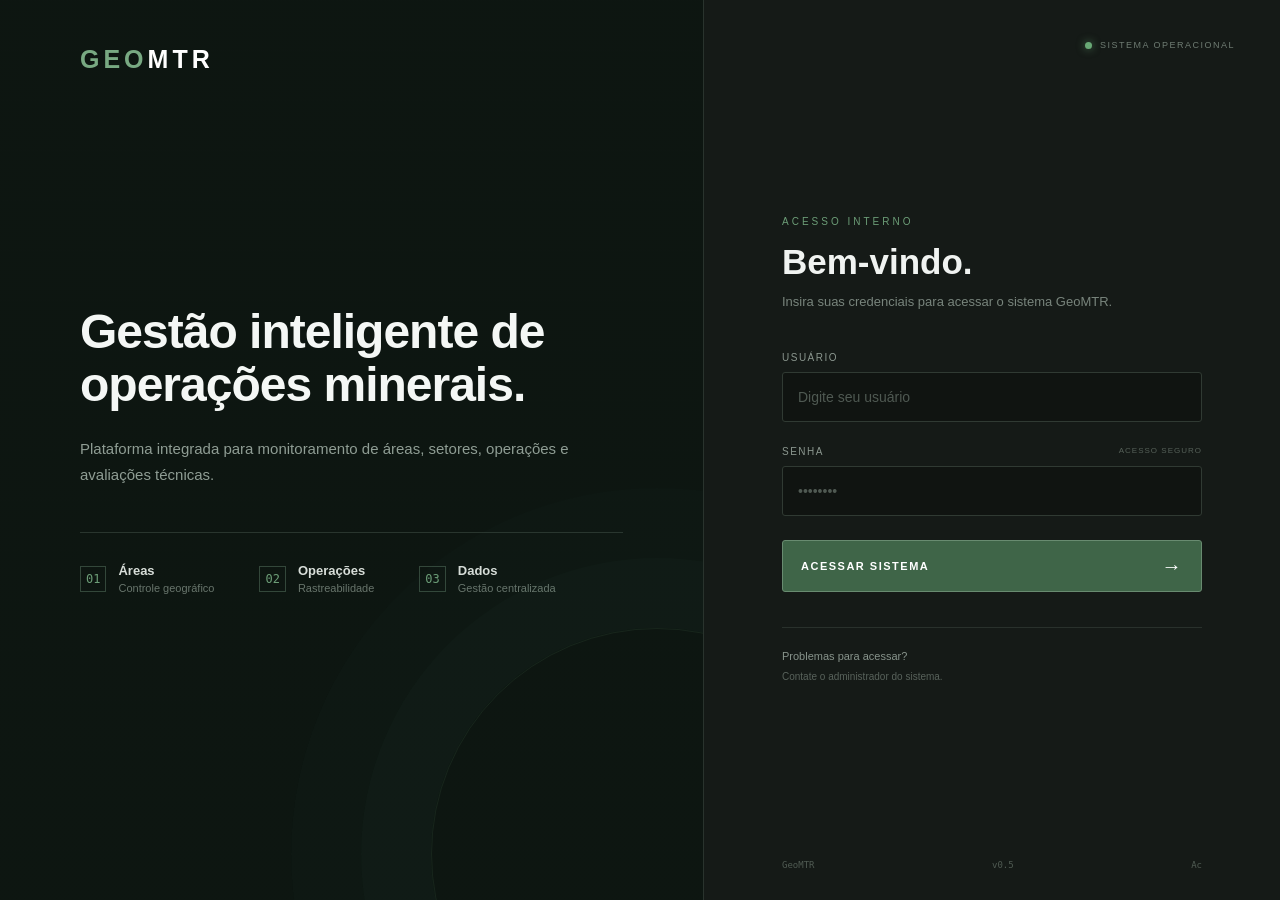
<file: index.html>
<!doctype html>
<html lang="pt-BR">
  <head>
    <meta charset="UTF-8" />
    <meta name="viewport" content="width=device-width, initial-scale=1.0" />
    <title>GeoMTR | Acesso ao Sistema</title>
    <link rel="stylesheet" href="./style.css" />
  </head>

  <body>
    <main class="login-container">
      <section class="painel-info">
        <div class="logo"><span>GEO</span>MTR</div>

        <h1>Gestão inteligente de<br />operações minerais.</h1>

        <p class="descricao">
          Plataforma integrada para monitoramento de áreas, setores, operações e
          avaliações técnicas.
        </p>

        <div class="linha"></div>

        <div class="informacoes">
          <div class="info">
            <span class="numero">01</span>
            <div>
              <strong>Áreas</strong>
              <p>Controle geográfico</p>
            </div>
          </div>

          <div class="info">
            <span class="numero">02</span>
            <div>
              <strong>Operações</strong>
              <p>Rastreabilidade</p>
            </div>
          </div>

          <div class="info">
            <span class="numero">03</span>
            <div>
              <strong>Dados</strong>
              <p>Gestão centralizada</p>
            </div>
          </div>
        </div>
      </section>

      <section class="area-login">
        <div class="status">
          <span class="status-bolinha"></span>
          SISTEMA OPERACIONAL
        </div>

        <div class="login-box">
          <p class="identificacao">ACESSO INTERNO</p>

          <h2>Bem-vindo.</h2>

          <p class="login-descricao">
            Insira suas credenciais para acessar o sistema GeoMTR.
          </p>

          <form id="loginForm">
            <div class="campo">
              <label for="usuario">USUÁRIO</label>
              <input
                type="text"
                id="usuario"
                name="usuario"
                placeholder="Digite seu usuário"
                required
              />
            </div>

            <div class="campo">
              <div class="senha-label">
                <label for="senha">SENHA</label>
                <span>ACESSO SEGURO</span>
              </div>
              <input
                type="password"
                id="senha"
                name="senha"
                placeholder="••••••••"
                required
              />
            </div>

            <p id="erroLogin"></p>

            <button type="submit">
              ACESSAR SISTEMA
              <span>→</span>
            </button>
          </form>

          <div class="separador"></div>

          <div class="suporte">
            <p>Problemas para acessar?</p>
            <span>Contate o administrador do sistema.</span>
          </div>
        </div>

        <footer class="login-footer">
          <span>GeoMTR</span><span>v0.5</span><span>Ac</span>
        </footer>
      </section>
    </main>
    <script src="./login.js"></script>

    <div class="legal-overlay" id="legalOverlay" hidden>
      <section
        class="legal-modal"
        role="dialog"
        aria-modal="true"
        aria-labelledby="legalTitle"
      >
        <button
          type="button"
          class="legal-close"
          id="legalClose"
          aria-label="Fechar"
        >
          ×
        </button>
        <div class="legal-eyebrow">GEOMTR • DOCUMENTOS DO SISTEMA</div>
        <h2 id="legalTitle">Política de Privacidade</h2>
        <p class="legal-updated">Versão demonstrativa • Outubro de 2026</p>
        <div class="legal-content" id="legalContent"></div>
        <div class="legal-actions">
          <button type="button" id="legalCloseBottom">Entendi</button>
        </div>
      </section>
    </div>
  </body>
</html>
</file>
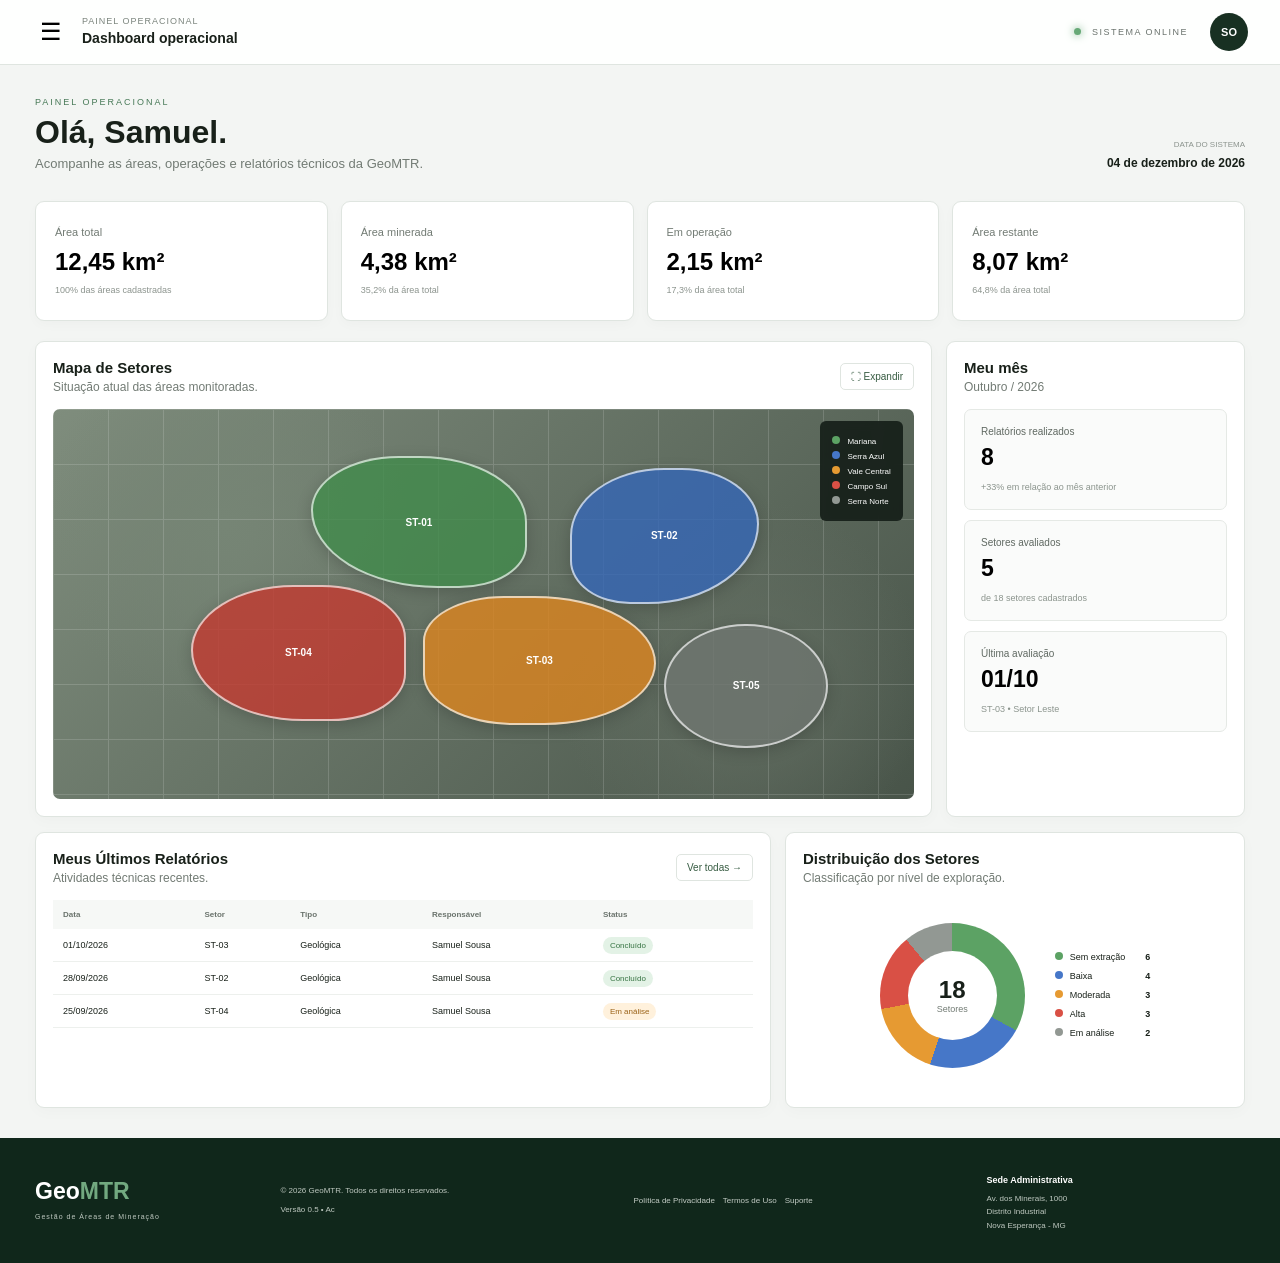
<file: dashboard.html>
<!doctype html>
<html lang="pt-BR">
  <head>
    <meta charset="UTF-8" />
    <meta name="viewport" content="width=device-width, initial-scale=1.0" />
    <title>GeoMTR | Dashboard</title>
    <link rel="stylesheet" href="./dashboard.css" />
  </head>

  <body>
    <aside class="sidebar" id="sidebar">
      <div class="sidebar-logo">
        <span>Geo</span>MTR
        <small>GESTÃO DE ÁREAS DE MINERAÇÃO</small>
      </div>

      <nav>
        <a href="dashboard.html" class="nav-item ativo">
          <span class="icone">🎛️</span>
          Dashboard
        </a>
        <a href="setores.html" class="nav-item">
          <span class="icone">📍</span>
          Setores
        </a>
        <a href="operacoes.html" class="nav-item">
          <span class="icone">⛏️</span>
          Operações gerais
        </a>
        <a href="relatorios.html" class="nav-item">
          <span class="icone">📊</span>
          Meus Relatórios
        </a>
      </nav>

      <div class="suporte-sidebar">
        <strong>Suporte</strong>
        <p>Precisa de ajuda?</p>
        <button onclick="abrirSuporte()">Contatar administrador</button>
      </div>
    </aside>

    <div
      class="sidebar-overlay"
      id="sidebarOverlay"
      onclick="toggleSidebar()"
    ></div>

    <main class="conteudo">
      <header class="topbar">
        <button
          class="menu-btn"
          onclick="toggleSidebar()"
          aria-label="Abrir menu"
        >
          ☰
        </button>
        <div class="header-identificacao">
          <small>PAINEL OPERACIONAL</small>
          <strong>Dashboard operacional</strong>
        </div>
        <div class="topbar-direita">
          <div class="status">
            <span></span>
            SISTEMA ONLINE
          </div>

          <button class="perfil-btn" onclick="togglePerfil()">
            <div class="avatar">SO</div>
          </button>

          <div class="perfil-menu" id="perfilMenu">
            <div class="perfil-cabecalho">
              <div class="avatar grande">SO</div>
              <div>
                <strong>Samuel</strong>
                <span>Geólogo</span>
              </div>
            </div>
            <hr />
            <button type="button" onclick="abrirPerfil()">Meu perfil</button>
            <hr />
            <button class="sair" onclick="sairSistema()">
              ↪ Sair do sistema
            </button>
          </div>
        </div>
      </header>

      <section class="boas-vindas">
        <div>
          <p class="mini-titulo">PAINEL OPERACIONAL</p>
          <h1>Olá, Samuel.</h1>
          <p>Acompanhe as áreas, operações e relatórios técnicos da GeoMTR.</p>
        </div>

        <div class="data-atual">
          <small>DATA DO SISTEMA</small>
          <strong id="dataAtual"></strong>
        </div>
      </section>

      <section class="cards">
        <button
          class="card"
          onclick="
            abrirModal(
              'Área Total',
              'A GeoMTR possui atualmente 12,45 km² de áreas cadastradas para pesquisa e exploração mineral.',
            )
          "
        >
          <span class="card-titulo">Área total</span>
          <strong>12,45 km²</strong>
          <small>100% das áreas cadastradas</small>
        </button>

        <button
          class="card"
          onclick="
            abrirModal(
              'Área Minerada',
              'Até o momento, 4,38 km² das áreas cadastradas já passaram por atividades de exploração.',
            )
          "
        >
          <span class="card-titulo">Área minerada</span>
          <strong>4,38 km²</strong>
          <small>35,2% da área total</small>
        </button>

        <button
          class="card"
          onclick="
            abrirModal(
              'Em Operação',
              'Atualmente existem setores com operações de pesquisa ou exploração em andamento.',
            )
          "
        >
          <span class="card-titulo">Em operação</span>
          <strong>2,15 km²</strong>
          <small>17,3% da área total</small>
        </button>

        <button
          class="card"
          onclick="
            abrirModal(
              'Área Restante',
              'A GeoMTR possui 8,07 km² que ainda não foram classificados como área minerada.',
            )
          "
        >
          <span class="card-titulo">Área restante</span>
          <strong>8,07 km²</strong>
          <small>64,8% da área total</small>
        </button>
      </section>

      <section class="grid-principal">
        <article class="painel mapa-painel" id="mapaPainel">
          <div class="painel-header">
            <div>
              <h2>Mapa de Setores</h2>
              <p>Situação atual das áreas monitoradas.</p>
            </div>
            <button class="botao-secundario" onclick="expandirMapa()">
              ⛶ Expandir
            </button>
          </div>

          <div class="mapa" id="mapaSetoresViewport">
            <div class="grade-mapa"></div>
            <button
              class="setor setor-verde setor-1"
              type="button"
              onclick="detalheSetor('ST-01')"
              aria-label="Consultar setor ST-01"
            >
              ST-01
            </button>
            <button
              class="setor setor-azul setor-2"
              type="button"
              onclick="detalheSetor('ST-02')"
              aria-label="Consultar setor ST-02"
            >
              ST-02
            </button>
            <button
              class="setor setor-laranja setor-3"
              type="button"
              onclick="detalheSetor('ST-03')"
              aria-label="Consultar setor ST-03"
            >
              ST-03
            </button>
            <button
              class="setor setor-vermelho setor-4"
              type="button"
              onclick="detalheSetor('ST-04')"
              aria-label="Consultar setor ST-04"
            >
              ST-04
            </button>
            <button
              class="setor setor-cinza setor-5"
              type="button"
              onclick="detalheSetor('ST-05')"
              aria-label="Consultar setor ST-05"
            >
              ST-05
            </button>

            <div class="legenda">
              <div><span class="verde"></span>Mariana</div>
              <div><span class="azul"></span>Serra Azul</div>
              <div><span class="laranja"></span>Vale Central</div>
              <div><span class="vermelho"></span>Campo Sul</div>
              <div><span class="cinza"></span>Serra Norte</div>
            </div>
          </div>
        </article>

        <aside class="painel resumo">
          <div class="painel-header">
            <div>
              <h2>Meu mês</h2>
              <p>Outubro / 2026</p>
            </div>
          </div>

          <button
            class="resumo-item"
            onclick="
              abrirModal(
                'Meus Relatórios',
                'Você realizou 8 relatórios técnicos durante o mês de outubro.',
              )
            "
          >
            <span>Relatórios realizados</span>
            <strong>8</strong>
            <small>+33% em relação ao mês anterior</small>
          </button>

          <button
            class="resumo-item"
            onclick="
              abrirModal(
                'Setores avaliados',
                'Você realizou avaliações em 5 setores diferentes neste mês.',
              )
            "
          >
            <span>Setores avaliados</span>
            <strong>5</strong>
            <small>de 18 setores cadastrados</small>
          </button>

          <button
            class="resumo-item"
            onclick="
              abrirSetor(
                'ST-03',
                'Setor Leste',
                'Extração moderada',
                '56%',
                '910 m²',
                'Samuel Oliveira',
              )
            "
          >
            <span>Última avaliação</span>
            <strong>01/10</strong>
            <small>ST-03 • Setor Leste</small>
          </button>
        </aside>
      </section>

      <section class="grid-inferior">
        <article class="painel">
          <div class="painel-header">
            <div>
              <h2>Meus Últimos Relatórios</h2>
              <p>Atividades técnicas recentes.</p>
            </div>

            <a href="relatorios.html" class="link-btn">Ver todas →</a>
          </div>

          <div class="tabela-container">
            <table>
              <thead>
                <tr>
                  <th>Data</th>
                  <th>Setor</th>
                  <th>Tipo</th>
                  <th>Responsável</th>
                  <th>Status</th>
                </tr>
              </thead>

              <tbody>
                <tr>
                  <td>01/10/2026</td>
                  <td>ST-03</td>
                  <td>Geológica</td>
                  <td>Samuel Sousa</td>
                  <td>
                    <span class="tag concluido"> Concluído </span>
                  </td>
                </tr>

                <tr>
                  <td>28/09/2026</td>
                  <td>ST-02</td>
                  <td>Geológica</td>
                  <td>Samuel Sousa</td>
                  <td>
                    <span class="tag concluido"> Concluído </span>
                  </td>
                </tr>

                <tr>
                  <td>25/09/2026</td>
                  <td>ST-04</td>
                  <td>Geológica</td>
                  <td>Samuel Sousa</td>
                  <td>
                    <span class="tag analise"> Em análise </span>
                  </td>
                </tr>
              </tbody>
            </table>
          </div>
        </article>

        <article class="painel distribuicao">
          <div class="painel-header">
            <div>
              <h2>Distribuição dos Setores</h2>
              <p>Classificação por nível de exploração.</p>
            </div>
          </div>

          <div class="grafico-area">
            <div class="grafico">
              <div class="grafico-centro">
                <strong>18</strong>
                <span>Setores</span>
              </div>
            </div>

            <div class="grafico-legenda">
              <p><span class="verde"></span>Sem extração<strong>6</strong></p>
              <p><span class="azul"></span>Baixa<strong>4</strong></p>
              <p><span class="laranja"></span>Moderada<strong>3</strong></p>
              <p><span class="vermelho"></span>Alta<strong>3</strong></p>
              <p><span class="cinza"></span>Em análise<strong>2</strong></p>
            </div>
          </div>
        </article>
      </section>

      <footer>
        <div class="footer-logo">
          <strong>Geo<span>MTR</span></strong>
          <small>Gestão de Áreas de Mineração</small>
        </div>
        <div>
          <p>© 2026 GeoMTR. Todos os direitos reservados.</p>
          <small>Versão 0.5 • Ac</small>
        </div>
        <div class="footer-links">
          <button type="button" data-legal="privacy">
            Política de Privacidade
          </button>
          <button type="button" data-legal="terms">Termos de Uso</button>
          <button type="button" onclick="abrirSuporte()">Suporte</button>
        </div>
        <div class="endereco">
          <strong>Sede Administrativa</strong>
          <p>
            Av. dos Minerais, 1000<br />Distrito Industrial<br />Nova Esperança
            - MG
          </p>
        </div>
      </footer>
    </main>

    <div
      class="modal-overlay"
      id="modalOverlay"
      onclick="fecharModalFundo(event)"
    >
      <div class="modal">
        <button class="modal-fechar" onclick="fecharModal()">×</button>
        <p class="mini-titulo">GEOMTR</p>
        <h2 id="modalTitulo">Informações</h2>
        <div id="modalConteudo"></div>
      </div>
    </div>

    <script src="./dashboard.js"></script>
    <script src="./setores.js"></script>

    <!-- VLibras: recurso de acessibilidade em Libras -->
    <div vw class="enabled">
      <div vw-access-button class="active"></div>
      <div vw-plugin-wrapper><div class="vw-plugin-top-wrapper"></div></div>
    </div>
    <script src="https://vlibras.gov.br/app/vlibras-plugin.js"></script>
    <script>
      new window.VLibras.Widget("https://vlibras.gov.br/app");
    </script>

    <div class="legal-overlay" id="legalOverlay" hidden>
      <section
        class="legal-modal"
        role="dialog"
        aria-modal="true"
        aria-labelledby="legalTitle"
      >
        <button
          type="button"
          class="legal-close"
          id="legalClose"
          aria-label="Fechar"
        >
          ×
        </button>
        <div class="legal-eyebrow">GEOMTR • DOCUMENTOS DO SISTEMA</div>
        <h2 id="legalTitle">Política de Privacidade</h2>
        <p class="legal-updated">Versão demonstrativa • Outubro de 2026</p>
        <div class="legal-content" id="legalContent"></div>
        <div class="legal-actions">
          <button type="button" id="legalCloseBottom">Entendi</button>
        </div>
      </section>
    </div>
    <script src="./legal.js"></script>
  </body>
</html>
</file>
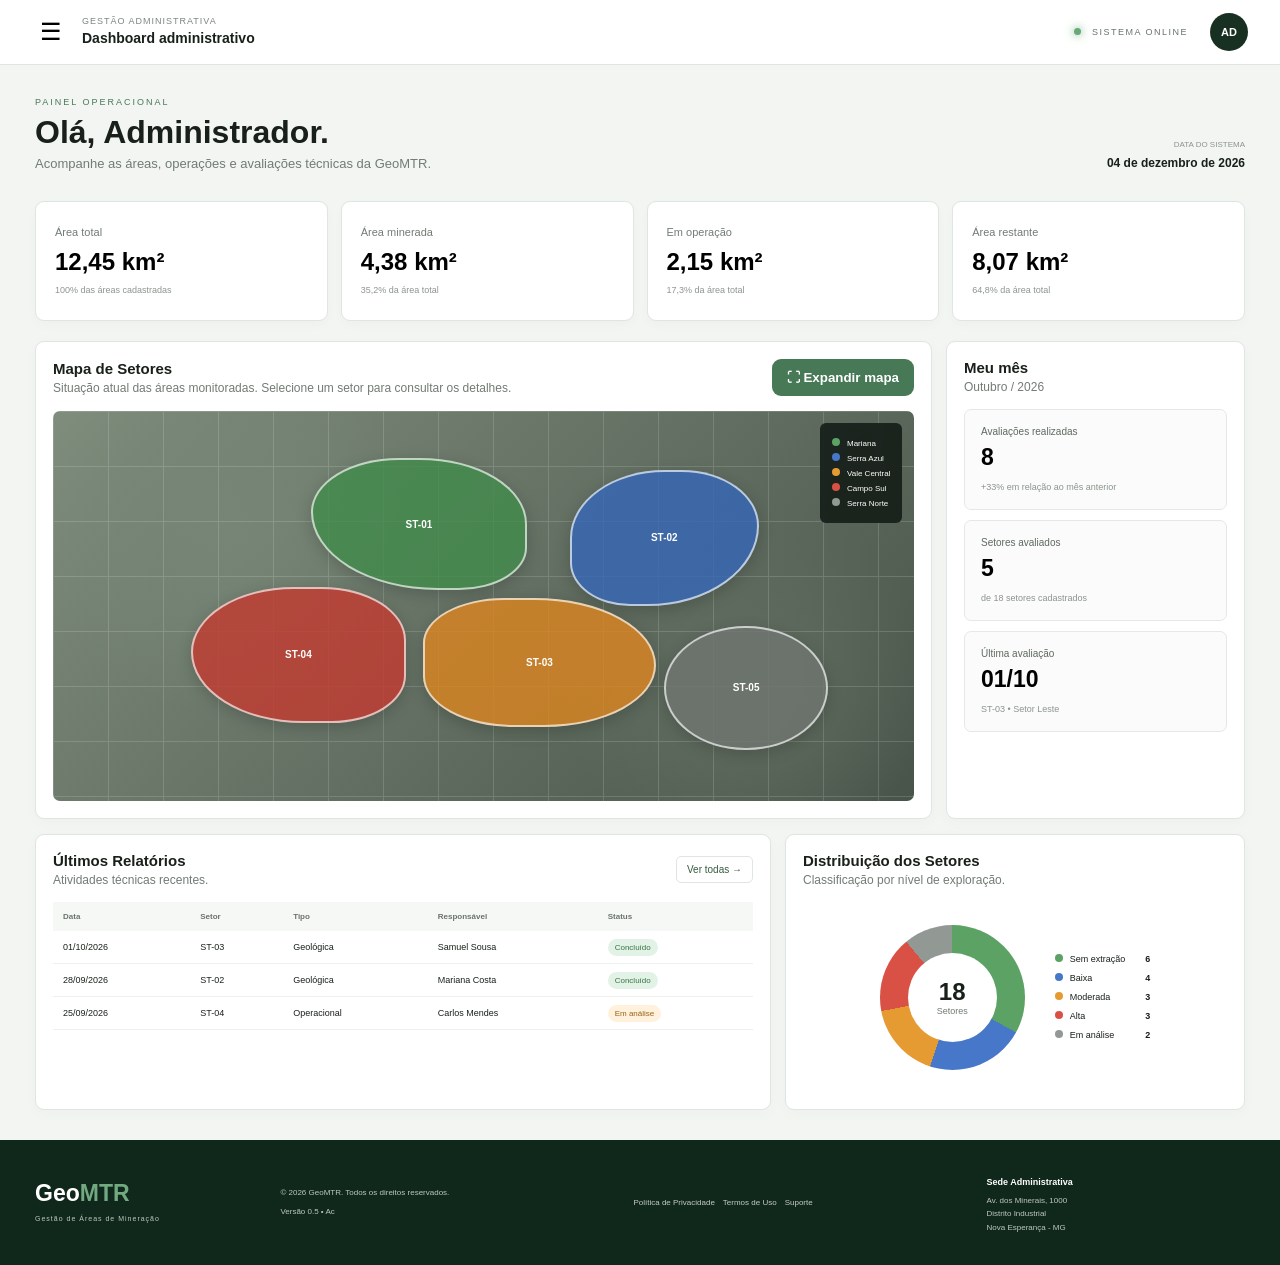
<file: dashboard_adm.html>
<!doctype html>
<html lang="pt-BR">
  <head>
    <meta charset="UTF-8" />
    <meta name="viewport" content="width=device-width, initial-scale=1.0" />
    <title>GeoMTR | Dashboard ADM</title>
    <link rel="stylesheet" href="./dashboard.css" />
  </head>

  <body>
    <aside class="sidebar" id="sidebar">
      <div class="sidebar-logo">
        <span>Geo</span>MTR
        <small>GESTÃO DE ÁREAS DE MINERAÇÃO</small>
      </div>

      <nav>
        <a href="dashboard_adm.html" class="nav-item ativo">
          <span class="icone">🎛️</span>
          Dashboard
        </a>
        <a href="setores-adm.html" class="nav-item">
          <span class="icone">📍</span>
          Setores
        </a>
        <a href="operacoes-adm.html" class="nav-item">
          <span class="icone">⛏️</span>
          Operações gerais
        </a>
        <a href="relatorios-gerais.html" class="nav-item">
          <span class="icone">📊</span>
          Relatórios gerais
        </a>
        <a href="funcionarios.html" class="nav-item admin-item">
          <span class="icone">👤</span>
          Funcionários
        </a>
      </nav>

      <div class="suporte-sidebar">
        <strong>Suporte</strong>
        <p>Precisa de ajuda?</p>
        <button onclick="abrirSuporte()">Contatar administrador</button>
      </div>
    </aside>

    <div
      class="sidebar-overlay"
      id="sidebarOverlay"
      onclick="toggleSidebar()"
    ></div>

    <main class="conteudo">
      <header class="topbar">
        <button
          class="menu-btn"
          id="menuBtn"
          onclick="toggleSidebar()"
          aria-label="Abrir menu"
        >
          ☰
        </button>
        <div class="header-identificacao">
          <small>GESTÃO ADMINISTRATIVA</small>
          <strong>Dashboard administrativo</strong>
        </div>
        <div class="topbar-direita">
          <div class="status">
            <span></span>
            SISTEMA ONLINE
          </div>

          <button class="perfil-btn" onclick="togglePerfil()">
            <div class="avatar">AD</div>
          </button>

          <div class="perfil-menu" id="perfilMenu">
            <div class="perfil-cabecalho">
              <div class="avatar grande">AD</div>
              <div>
                <strong>Administrador</strong>
                <span>TI / Gestão</span>
              </div>
            </div>
            <hr />
            <button type="button" onclick="abrirPerfil()">Meu perfil</button>
            <hr />
            <button class="sair" onclick="sairSistema()">
              ↪ Sair do sistema
            </button>
          </div>
        </div>
      </header>

      <section class="boas-vindas">
        <div>
          <p class="mini-titulo">PAINEL OPERACIONAL</p>
          <h1>Olá, Administrador.</h1>
          <p>Acompanhe as áreas, operações e avaliações técnicas da GeoMTR.</p>
        </div>

        <div class="data-atual">
          <small>DATA DO SISTEMA</small>
          <strong id="dataAtual"></strong>
        </div>
      </section>

      <section class="cards">
        <button
          class="card"
          onclick="
            abrirModal(
              'Área Total',
              'A GeoMTR possui atualmente 12,45 km² de áreas cadastradas para pesquisa e exploração mineral.',
            )
          "
        >
          <span class="card-titulo">Área total</span>
          <strong>12,45 km²</strong>
          <small>100% das áreas cadastradas</small>
        </button>

        <button
          class="card"
          onclick="
            abrirModal(
              'Área Minerada',
              'Até o momento, 4,38 km² das áreas cadastradas já passaram por atividades de exploração.',
            )
          "
        >
          <span class="card-titulo">Área minerada</span>
          <strong>4,38 km²</strong>
          <small>35,2% da área total</small>
        </button>

        <button
          class="card"
          onclick="
            abrirModal(
              'Em Operação',
              'Atualmente existem setores com operações de pesquisa ou exploração em andamento.',
            )
          "
        >
          <span class="card-titulo">Em operação</span>
          <strong>2,15 km²</strong>
          <small>17,3% da área total</small>
        </button>

        <button
          class="card"
          onclick="
            abrirModal(
              'Área Restante',
              'A GeoMTR possui 8,07 km² que ainda não foram classificados como área minerada.',
            )
          "
        >
          <span class="card-titulo">Área restante</span>
          <strong>8,07 km²</strong>
          <small>64,8% da área total</small>
        </button>
      </section>

      <section class="grid-principal">
        <article class="painel mapa-painel" id="mapaPainel">
          <div class="painel-header">
            <div>
              <h2>Mapa de Setores</h2>
              <p>
                Situação atual das áreas monitoradas. Selecione um setor para
                consultar os detalhes.
              </p>
            </div>
            <button
                class="botao-principal"
                type="button"
                onclick="expandirMapa()"
              >
                ⛶ Expandir mapa
              </button>
              
            </button>
          </div>

          <div class="mapa" id="mapaSetoresViewport">
            <div class="grade-mapa"></div>
            <button
              class="setor setor-verde setor-1"
              type="button"
              onclick="detalheSetor('ST-01')"
              aria-label="Consultar setor ST-01"
            >
              ST-01
            </button>
            <button
              class="setor setor-azul setor-2"
              type="button"
              onclick="detalheSetor('ST-02')"
              aria-label="Consultar setor ST-02"
            >
              ST-02
            </button>
            <button
              class="setor setor-laranja setor-3"
              type="button"
              onclick="detalheSetor('ST-03')"
              aria-label="Consultar setor ST-03"
            >
              ST-03
            </button>
            <button
              class="setor setor-vermelho setor-4"
              type="button"
              onclick="detalheSetor('ST-04')"
              aria-label="Consultar setor ST-04"
            >
              ST-04
            </button>
            <button
              class="setor setor-cinza setor-5"
              type="button"
              onclick="detalheSetor('ST-05')"
              aria-label="Consultar setor ST-05"
            >
              ST-05
            </button>

            <div class="legenda">
              <div><span class="verde"></span>Mariana</div>
              <div><span class="azul"></span>Serra Azul</div>
              <div><span class="laranja"></span>Vale Central</div>
              <div><span class="vermelho"></span>Campo Sul</div>
              <div><span class="cinza"></span>Serra Norte</div>
            </div>
          </div>
        </article>

        <aside class="painel resumo">
          <div class="painel-header">
            <div>
              <h2>Meu mês</h2>
              <p>Outubro / 2026</p>
            </div>
          </div>

          <button
            class="resumo-item"
            onclick="
              abrirModal(
                'Minhas avaliações',
                'Você realizou 8 avaliações técnicas durante o mês de outubro.',
              )
            "
          >
            <span>Avaliações realizadas</span>
            <strong>8</strong>
            <small>+33% em relação ao mês anterior</small>
          </button>

          <button
            class="resumo-item"
            onclick="
              abrirModal(
                'Setores avaliados',
                'Você realizou avaliações em 5 setores diferentes neste mês.',
              )
            "
          >
            <span>Setores avaliados</span>
            <strong>5</strong>
            <small>de 18 setores cadastrados</small>
          </button>

          <button
            class="resumo-item"
            onclick="
              abrirSetor(
                'ST-03',
                'Setor Leste',
                'Extração moderada',
                '56%',
                '910 m²',
                'Samuel Oliveira',
              )
            "
          >
            <span>Última avaliação</span>
            <strong>01/10</strong>
            <small>ST-03 • Setor Leste</small>
          </button>
        </aside>
      </section>

      <section class="grid-inferior">
        <article class="painel">
          <div class="painel-header">
            <div>
              <h2>Últimos Relatórios</h2>
              <p>Atividades técnicas recentes.</p>
            </div>

            <a href="relatorios-gerais.html" class="link-btn">Ver todas →</a>
          </div>

          <div class="tabela-container">
            <table>
              <thead>
                <tr>
                  <th>Data</th>
                  <th>Setor</th>
                  <th>Tipo</th>
                  <th>Responsável</th>
                  <th>Status</th>
                </tr>
              </thead>

              <tbody>
                <tr>
                  <td>01/10/2026</td>
                  <td>ST-03</td>
                  <td>Geológica</td>
                  <td>Samuel Sousa</td>
                  <td>
                    <span class="tag concluido"> Concluído </span>
                  </td>
                </tr>

                <tr>
                  <td>28/09/2026</td>
                  <td>ST-02</td>
                  <td>Geológica</td>
                  <td>Mariana Costa</td>
                  <td>
                    <span class="tag concluido"> Concluído </span>
                  </td>
                </tr>

                <tr>
                  <td>25/09/2026</td>
                  <td>ST-04</td>
                  <td>Operacional</td>
                  <td>Carlos Mendes</td>
                  <td>
                    <span class="tag analise"> Em análise </span>
                  </td>
                </tr>
              </tbody>
            </table>
          </div>
        </article>

        <article class="painel distribuicao">
          <div class="painel-header">
            <div>
              <h2>Distribuição dos Setores</h2>
              <p>Classificação por nível de exploração.</p>
            </div>
          </div>

          <div class="grafico-area">
            <div class="grafico">
              <div class="grafico-centro">
                <strong>18</strong>
                <span>Setores</span>
              </div>
            </div>

            <div class="grafico-legenda">
              <p><span class="verde"></span>Sem extração<strong>6</strong></p>
              <p><span class="azul"></span>Baixa<strong>4</strong></p>
              <p><span class="laranja"></span>Moderada<strong>3</strong></p>
              <p><span class="vermelho"></span>Alta<strong>3</strong></p>
              <p><span class="cinza"></span>Em análise<strong>2</strong></p>
            </div>
          </div>
        </article>
      </section>

      <footer>
        <div class="footer-logo">
          <strong>Geo<span>MTR</span></strong>
          <small>Gestão de Áreas de Mineração</small>
        </div>
        <div>
          <p>© 2026 GeoMTR. Todos os direitos reservados.</p>
          <small>Versão 0.5 • Ac</small>
        </div>
        <div class="footer-links">
          <button type="button" data-legal="privacy">
            Política de Privacidade
          </button>
          <button type="button" data-legal="terms">Termos de Uso</button>
          <button type="button" onclick="abrirSuporte()">Suporte</button>
        </div>
        <div class="endereco">
          <strong>Sede Administrativa</strong>
          <p>
            Av. dos Minerais, 1000<br />Distrito Industrial<br />Nova Esperança
            - MG
          </p>
        </div>
      </footer>
    </main>

    <div
      class="modal-overlay"
      id="modalOverlay"
      onclick="fecharModalFundo(event)"
    >
      <div class="modal">
        <button class="modal-fechar" onclick="fecharModal()">×</button>
        <p class="mini-titulo">GEOMTR</p>
        <h2 id="modalTitulo">Informações</h2>
        <div id="modalConteudo"></div>
      </div>
    </div>

    <script src="./dashboard.js"></script>
    <script src="./setores.js"></script>

    <!-- VLibras: recurso de acessibilidade em Libras -->
    <div vw class="enabled">
      <div vw-access-button class="active"></div>
      <div vw-plugin-wrapper><div class="vw-plugin-top-wrapper"></div></div>
    </div>
    <script src="https://vlibras.gov.br/app/vlibras-plugin.js"></script>
    <script>
      new window.VLibras.Widget("https://vlibras.gov.br/app");
    </script>

    <div class="legal-overlay" id="legalOverlay" hidden>
      <section
        class="legal-modal"
        role="dialog"
        aria-modal="true"
        aria-labelledby="legalTitle"
      >
        <button
          type="button"
          class="legal-close"
          id="legalClose"
          aria-label="Fechar"
        >
          ×
        </button>
        <div class="legal-eyebrow">GEOMTR • DOCUMENTOS DO SISTEMA</div>
        <h2 id="legalTitle">Política de Privacidade</h2>
        <p class="legal-updated">Versão demonstrativa • Outubro de 2026</p>
        <div class="legal-content" id="legalContent"></div>
        <div class="legal-actions">
          <button type="button" id="legalCloseBottom">Entendi</button>
        </div>
      </section>
    </div>
    <script src="./legal.js"></script>
  </body>
</html>
</file>
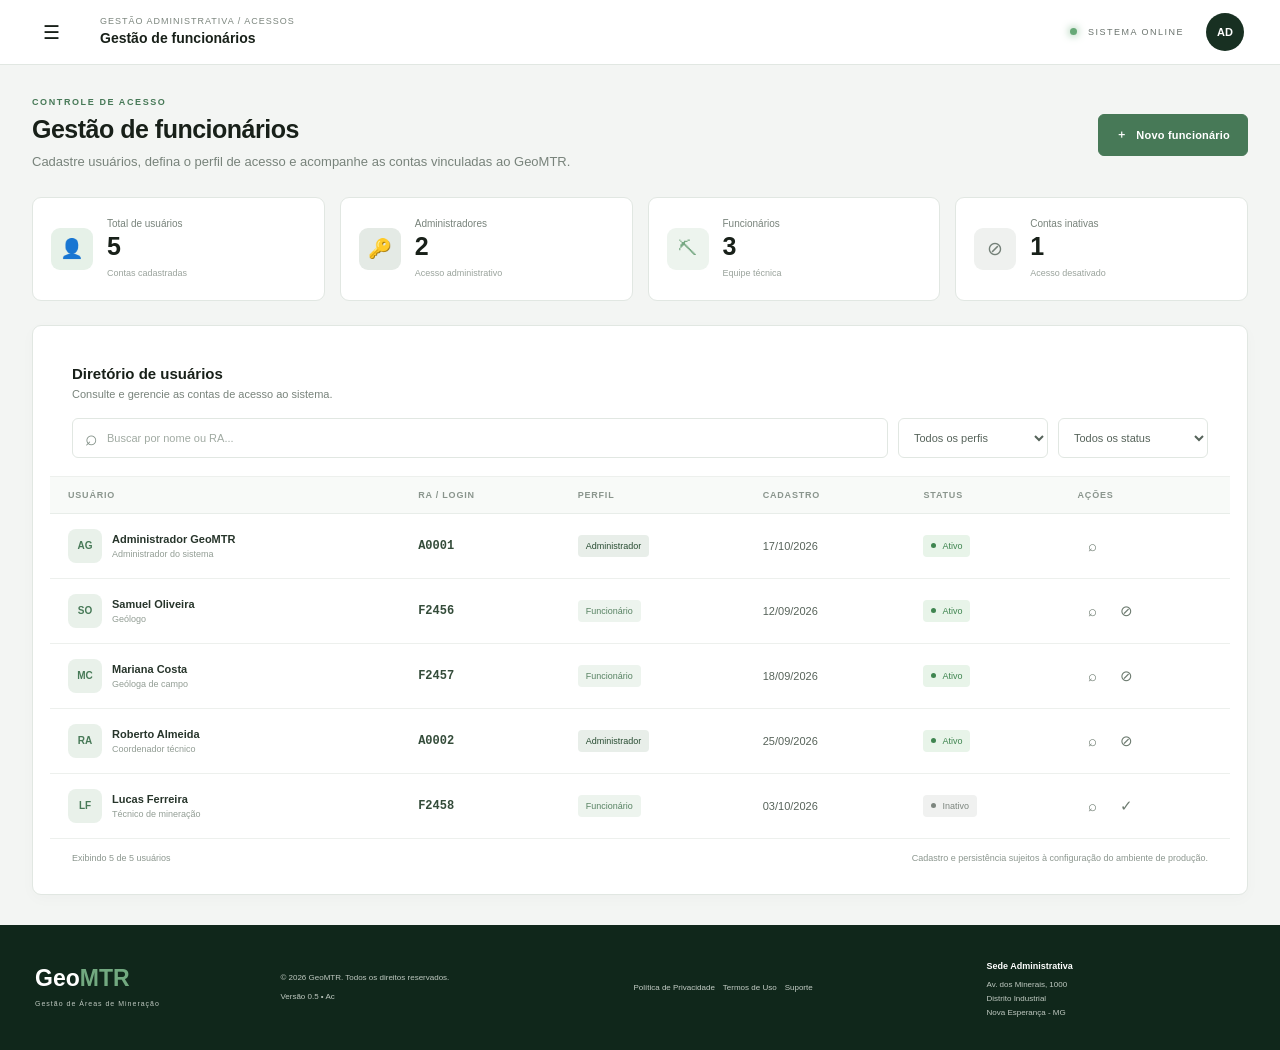
<file: funcionarios.html>
<!doctype html>
<html lang="pt-BR">
  <head>
    <meta charset="UTF-8" />
    <meta name="viewport" content="width=device-width, initial-scale=1.0" />
    <title>GeoMTR | Funcionários</title>
    <link rel="stylesheet" href="./dashboard.css" />
    <link rel="stylesheet" href="./funcionarios.css" />
  </head>
  <body class="pagina-funcionarios">
    <aside class="sidebar" id="sidebar">
      <div class="sidebar-logo">
        Geo<span>MTR</span>
        <small>GESTÃO DE ÁREAS DE MINERAÇÃO</small>
      </div>

      <nav class="sidebar-nav">
        <a class="nav-item" href="./dashboard_adm.html">
          <span class="icone">🎛️</span><span>Dashboard</span>
        </a>
        <a class="nav-item" href="./setores.html">
          <span class="icone">📍</span><span>Setores</span>
        </a>
        <a class="nav-item" href="./operacoes-adm.html">
          <span class="icone">⛏️</span><span>Operações gerais</span>
        </a>
        <a class="nav-item" href="./relatorios-gerais.html">
          <span class="icone">📊</span><span>Relatórios gerais</span>
        </a>
        <a
          class="nav-item ativo"
          href="./funcionarios.html"
          aria-current="page"
        >
          <span class="icone">👤</span><span>Funcionários</span>
        </a>
      </nav>

      <div class="sidebar-rodape">
        <div class="suporte-sidebar">
          <strong>Suporte</strong>
          <p>Precisa de ajuda?</p>
          <button onclick="abrirSuporte()">Contatar administrador</button>
        </div>
      </div>
    </aside>

    <div
      class="sidebar-overlay"
      id="sidebarOverlay"
      onclick="toggleSidebar()"
    ></div>

    <main class="conteudo">
      <header class="topbar">
        <div class="topbar-esquerda">
          <button
            class="menu-btn"
            type="button"
            onclick="toggleSidebar()"
            aria-label="Abrir menu"
          >
            ☰
          </button>
          <div class="header-identificacao"><small>GESTÃO ADMINISTRATIVA / ACESSOS</small><strong>Gestão de funcionários</strong></div>
        </div>

        <div class="topbar-direita">
          <div class="status">
            <span></span>
            SISTEMA ONLINE
          </div>

          <button class="perfil-btn" onclick="togglePerfil()">
            <div class="avatar">AD</div>
          </button>

          <div class="perfil-menu" id="perfilMenu">
            <div class="perfil-cabecalho">
              <div class="avatar grande">AD</div>
              <div>
                <strong>Administrador</strong>
                <span>TI / Gestão</span>
              </div>
            </div>
            <hr />
            <button type="button" onclick="abrirPerfil()">Meu perfil</button>
            <hr />
            <button class="sair" onclick="sairSistema()">
              ↪ Sair do sistema
            </button>
          </div>
        </div>
      </header>

      <section class="funcionarios-intro">
        <div>
          <p class="eyebrow">CONTROLE DE ACESSO</p>
          <h2>Gestão de funcionários</h2>
          <p class="intro-texto">
            Cadastre usuários, defina o perfil de acesso e acompanhe as contas
            vinculadas ao GeoMTR.
          </p>
        </div>
        <button class="botao-principal" type="button" id="abrirCadastro">
          <span aria-hidden="true">＋</span> Novo funcionário
        </button>
      </section>

      <section class="func-stats" aria-label="Resumo de usuários">
        <article class="func-stat-card">
          <div class="stat-icone verde">👤</div>
          <div>
            <span>Total de usuários</span><strong id="totalUsuarios">0</strong
            ><small>Contas cadastradas</small>
          </div>
        </article>
        <article class="func-stat-card">
          <div class="stat-icone escuro">🔑</div>
          <div>
            <span>Administradores</span><strong id="totalAdmins">0</strong
            ><small>Acesso administrativo</small>
          </div>
        </article>
        <article class="func-stat-card">
          <div class="stat-icone claro">⛏</div>
          <div>
            <span>Funcionários</span><strong id="totalFuncionarios">0</strong
            ><small>Equipe técnica</small>
          </div>
        </article>
        <article class="func-stat-card">
          <div class="stat-icone cinza">⊘</div>
          <div>
            <span>Contas inativas</span><strong id="totalInativos">0</strong
            ><small>Acesso desativado</small>
          </div>
        </article>
      </section>

      <section class="func-lista painel">
        <div class="func-lista-cabecalho">
          <div>
            <h3>Diretório de usuários</h3>
            <p>Consulte e gerencie as contas de acesso ao sistema.</p>
          </div>
          
        </div>

        <div class="func-filtros">
          <label class="func-busca">
            <span aria-hidden="true">⌕</span>
            <input
              id="buscaFuncionario"
              type="search"
              placeholder="Buscar por nome ou RA..."
              autocomplete="off"
            />
          </label>
          <select id="filtroPerfil" aria-label="Filtrar por perfil">
            <option value="todos">Todos os perfis</option>
            <option value="Administrador">Administradores</option>
            <option value="Funcionário">Funcionários</option>
          </select>
          <select id="filtroStatus" aria-label="Filtrar por status">
            <option value="todos">Todos os status</option>
            <option value="Ativo">Ativos</option>
            <option value="Inativo">Inativos</option>
          </select>
        </div>

        <div class="tabela-responsiva">
          <table class="tabela-funcionarios">
            <thead>
              <tr>
                <th>Usuário</th>
                <th>RA / Login</th>
                <th>Perfil</th>
                <th>Cadastro</th>
                <th>Status</th>
                <th class="coluna-acoes">Ações</th>
              </tr>
            </thead>
            <tbody id="listaFuncionarios"></tbody>
          </table>
          <div class="estado-vazio" id="estadoVazio" hidden>
            <span>⌕</span>
            <strong>Nenhum usuário encontrado</strong>
            <p>Tente mudar os filtros ou cadastrar um novo usuário.</p>
          </div>
        </div>
        <div class="func-lista-rodape">
          <span id="contadorResultados">Exibindo 0 usuários</span>
          <span>Cadastro e persistência sujeitos à configuração do ambiente de produção.</span>
        </div>
      </section>

      <footer>
        <div class="footer-logo">
          <strong>Geo<span>MTR</span></strong>
          <small>Gestão de Áreas de Mineração</small>
        </div>
        <div>
          <p>© 2026 GeoMTR. Todos os direitos reservados.</p>
          <small>Versão 0.5 • Ac</small>
        </div>
        <div class="footer-links">
          <button type="button" data-legal="privacy">Política de Privacidade</button>
          <button type="button" data-legal="terms">Termos de Uso</button>
          <button type="button" onclick="abrirSuporte()">Suporte</button>
        </div>
        <div class="endereco">
          <strong>Sede Administrativa</strong>
          <p>
            Av. dos Minerais, 1000<br />Distrito Industrial<br />Nova Esperança
            - MG
          </p>
        </div>
      </footer>
    </main>

    <div
      class="func-modal-overlay"
      id="modalFuncionario"
      role="dialog"
      aria-modal="true"
      aria-labelledby="modalFuncionarioTitulo"
      hidden
    >
      <section class="func-modal">
        <div class="func-modal-topo">
          <div>
            <p class="eyebrow">GESTÃO DE ACESSO</p>
            <h2 id="modalFuncionarioTitulo">Cadastrar funcionário</h2>
            <p>Preencha os dados para cadastrar um novo usuário.</p>
          </div>
          <button
            class="func-modal-fechar"
            id="fecharCadastro"
            type="button"
            aria-label="Fechar"
          >
            ×
          </button>
        </div>

        <form id="formFuncionario">
          <div class="campo-form">
            <label for="nomeFuncionario">Nome completo</label>
            <input
              id="nomeFuncionario"
              name="nome"
              type="text"
              placeholder="Ex.: Mariana Costa"
              required
              maxlength="90"
            />
          </div>
          <div class="campo-form">
            <label for="cargoFuncionario">Cargo / função</label>
            <input
              id="cargoFuncionario"
              name="cargo"
              type="text"
              placeholder="Ex.: Geólogo(a)"
              required
              maxlength="70"
            />
          </div>
          <div class="campo-form">
            <label for="perfilFuncionario">Perfil de acesso</label>
            <select id="perfilFuncionario" name="perfil" required>
              <option value="Funcionário">Funcionário / Geólogo</option>
              <option value="Administrador">Administrador</option>
            </select>
          </div>
          <div class="campo-form">
            <label for="senhaTemporaria">Senha temporária</label>
            <input
              id="senhaTemporaria"
              name="senha"
              type="password"
              placeholder="Crie uma senha temporária"
              minlength="8"
              required
            />
          </div>
          <div class="preview-ra" id="previewRA">
            <span>Próximo RA sugerido</span>
            <strong>F0001</strong>
            <small>Será atribuído ao confirmar o cadastro.</small>
          </div>
          <p class="form-erro" id="erroCadastro" role="alert"></p>
          <div class="func-modal-acoes">
            <button
              class="botao-secundario"
              id="cancelarCadastro"
              type="button"
            >
              Cancelar
            </button>
            <button class="botao-principal" type="submit">
              Criar usuário <span>→</span>
            </button>
          </div>
        </form>
      </section>
    </div>

    <div
      class="func-toast"
      id="funcToast"
      role="status"
      aria-live="polite"
    ></div>


    <div class="modal-overlay" id="modalOverlay" onclick="fecharModalFundo(event)" role="dialog" aria-modal="true" aria-labelledby="modalTitulo">
      <div class="modal" role="document">
        <button class="modal-fechar" type="button" onclick="fecharModal()" aria-label="Fechar janela">×</button>
        <p class="mini-titulo">GEOMTR • ÁREA DO USUÁRIO</p>
        <h2 id="modalTitulo">Informações</h2>
        <div id="modalConteudo"></div>
      </div>
    </div>
    <script src="./dashboard.js"></script>
    <script src="./funcionarios.js"></script>

    <!-- VLibras: recurso de acessibilidade em Libras -->
    <div vw class="enabled"><div vw-access-button class="active"></div><div vw-plugin-wrapper><div class="vw-plugin-top-wrapper"></div></div></div>
    <script src="https://vlibras.gov.br/app/vlibras-plugin.js"></script>
    <script>new window.VLibras.Widget('https://vlibras.gov.br/app');</script>
  
    <div class="legal-overlay" id="legalOverlay" hidden>
      <section class="legal-modal" role="dialog" aria-modal="true" aria-labelledby="legalTitle">
        <button type="button" class="legal-close" id="legalClose" aria-label="Fechar">×</button>
        <div class="legal-eyebrow">GEOMTR • DOCUMENTOS DO SISTEMA</div>
        <h2 id="legalTitle">Política de Privacidade</h2>
        <p class="legal-updated">Atualizado em outubro de 2026</p>
        <div class="legal-content" id="legalContent"></div>
        <div class="legal-actions"><button type="button" id="legalCloseBottom">Entendi</button></div>
      </section>
    </div>
    <script src="./legal.js"></script>
  </body>
</html>
</file>
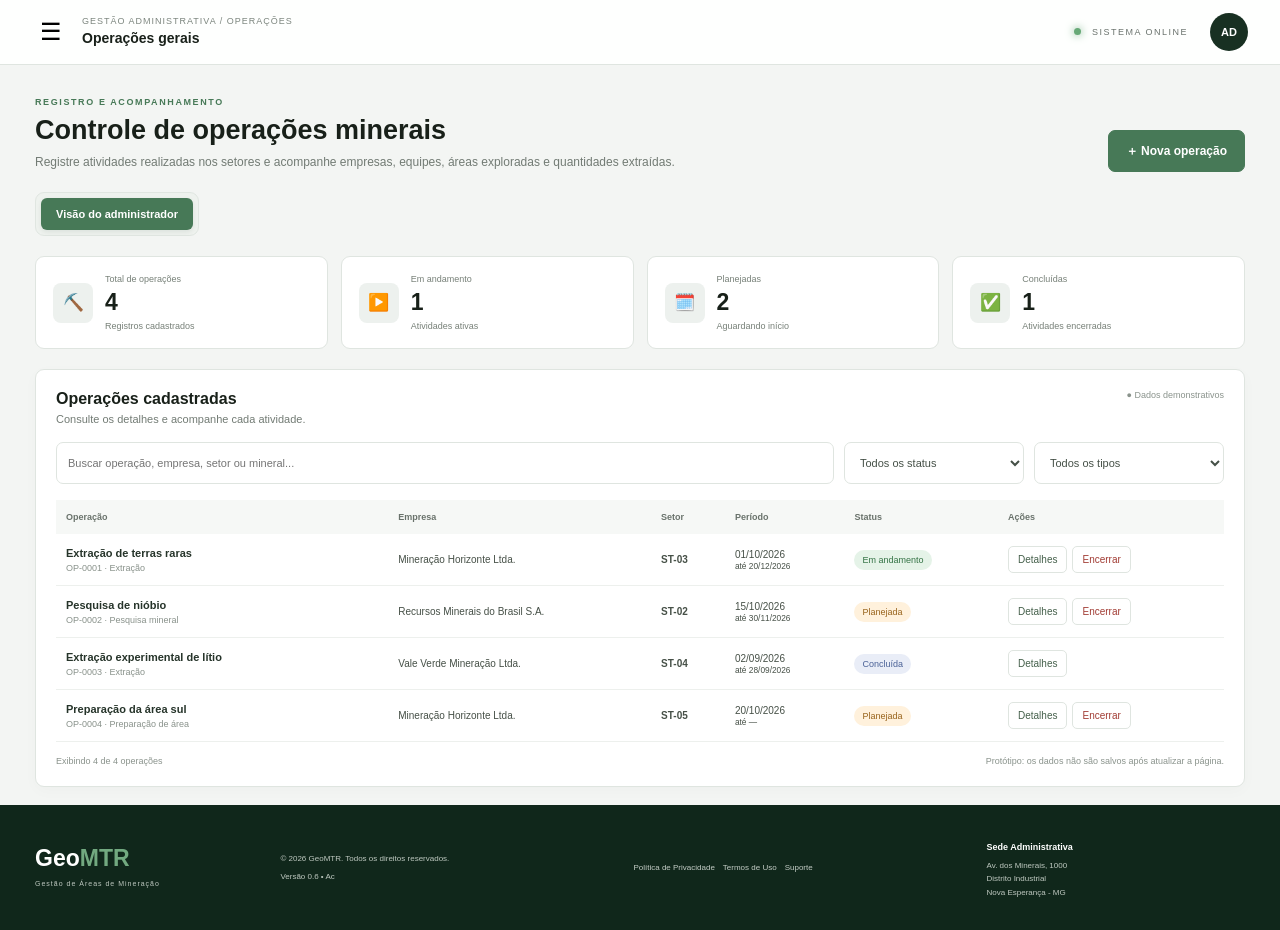
<file: operacoes-adm.html>
<!doctype html>
<html lang="pt-BR">
  <head>
    <meta charset="UTF-8" />
    <meta name="viewport" content="width=device-width, initial-scale=1" />
    <title>GeoMTR | Operações Gerais</title>
    <link rel="stylesheet" href="./dashboard.css" />
    <link rel="stylesheet" href="./operacoes.css" />
  </head>
  <body class="pagina-operacoes" data-perfil="admin">
    <aside class="sidebar" id="sidebar">
      <div class="sidebar-logo">
        Geo<span>MTR</span><small>GESTÃO DE ÁREAS DE MINERAÇÃO</small>
      </div>
      <nav class="sidebar-nav">
        <a class="nav-item" href="./dashboard_adm.html"
          ><span class="icone">🎛️</span>Dashboard</a
        >
        <a class="nav-item" href="./setores-adm.html"
          ><span class="icone">📍</span>Setores</a
        >
        <a
          class="nav-item ativo"
          href="./operacoes-adm.html"
          aria-current="page"
        >
          <span class="icone">⛏️</span>Operações gerais</a
        >

        <a class="nav-item" href="./relatorios-gerais.html"
          ><span class="icone">📊</span>Relatórios gerais</a
        >
        <a class="nav-item admin-item" href="./funcionarios.html">
          <span class="icone">👤</span>Funcionários</a
        >
      </nav>
      <div class="suporte-sidebar">
        <strong>Suporte</strong>
        <p>Precisa de ajuda?</p>
        <button onclick="abrirSuporte()">Contatar administrador</button>
      </div>
    </aside>

    <div
      class="sidebar-overlay"
      id="sidebarOverlay"
      onclick="toggleSidebar()"
    ></div>

    <main class="conteudo">
      <header class="topbar">
        <button
          class="menu-btn"
          id="menuBtn"
          onclick="toggleSidebar()"
          aria-label="Abrir menu"
          aria-expanded="false"
          type="button"
        >
          ☰
        </button>
        <div class="header-identificacao">
          <small>GESTÃO ADMINISTRATIVA / OPERAÇÕES</small>
          <strong>Operações gerais</strong>
        </div>
        <div class="topbar-direita">
          <div class="status">
            <span></span>
            SISTEMA ONLINE
          </div>

          <button class="perfil-btn" onclick="togglePerfil()">
            <div class="avatar">AD</div>
          </button>

          <div class="perfil-menu" id="perfilMenu">
            <div class="perfil-cabecalho">
              <div class="avatar grande">AD</div>
              <div>
                <strong>Administrador</strong>
                <span>TI / Gestão</span>
              </div>
            </div>
            <hr />
            <button type="button" onclick="abrirPerfil()">Meu perfil</button>
            <hr />
            <button class="sair" onclick="sairSistema()">
              ↪ Sair do sistema
            </button>
          </div>
        </div>
      </header>

      <section class="op-intro">
        <div>
          <p class="op-eyebrow">REGISTRO E ACOMPANHAMENTO</p>
          <h2>Controle de operações minerais</h2>
          <p>
            Registre atividades realizadas nos setores e acompanhe empresas,
            equipes, áreas exploradas e quantidades extraídas.
          </p>
        </div>
        <button class="op-primary" id="novaOperacaoBtn">
          ＋ Nova operação
        </button>
      </section>

      <nav class="op-role-tabs" aria-label="Visão de operações">
        <a class="ativo" href="./operacoes-adm.html">Visão do administrador</a>
      </nav>

      <section class="op-stats">
        <article>
          <span>⛏️</span>
          <div>
            <small>Total de operações</small
            ><strong id="totalOperacoes">0</strong
            ><small>Registros cadastrados</small>
          </div>
        </article>
        <article>
          <span class="verde">▶️</span>
          <div>
            <small>Em andamento</small><strong id="totalAndamento">0</strong
            ><small>Atividades ativas</small>
          </div>
        </article>
        <article>
          <span class="laranja">🗓️</span>
          <div>
            <small>Planejadas</small><strong id="totalPlanejadas">0</strong
            ><small>Aguardando início</small>
          </div>
        </article>
        <article>
          <span class="cinza">✅</span>
          <div>
            <small>Concluídas</small><strong id="totalConcluidas">0</strong
            ><small>Atividades encerradas</small>
          </div>
        </article>
      </section>

      <section class="painel op-lista">
        <div class="op-lista-head">
          <div>
            <h3>Operações cadastradas</h3>
            <p>Consulte os detalhes e acompanhe cada atividade.</p>
          </div>
          <span class="op-demo">● Dados demonstrativos</span>
        </div>

        <div class="op-filtros">
          <input
            id="buscaOperacao"
            type="search"
            placeholder="Buscar operação, empresa, setor ou mineral..."
          />
          <select id="filtroStatus">
            <option value="todos">Todos os status</option>
            <option>Planejada</option>
            <option>Em andamento</option>
            <option>Concluída</option>
            <option>Suspensa</option>
          </select>
          <select id="filtroTipo">
            <option value="todos">Todos os tipos</option>
            <option>Extração</option>
            <option>Pesquisa mineral</option>
            <option>Preparação de área</option>
          </select>
        </div>

        <div class="op-table-wrap">
          <table>
            <thead>
              <tr>
                <th>Operação</th>
                <th>Empresa</th>
                <th>Setor</th>
                <th>Período</th>
                <th>Status</th>
                <th>Ações</th>
              </tr>
            </thead>
            <tbody id="listaOperacoes"></tbody>
          </table>
        </div>

        <div class="op-vazio" id="estadoVazio" hidden>
          <strong>Nenhuma operação encontrada</strong>
          <p>Altere os filtros ou cadastre uma nova operação.</p>
        </div>

        <div class="op-lista-foot">
          <span id="contadorResultados"></span>
          <span
            >Protótipo: os dados não são salvos após atualizar a página.</span
          >
        </div>
      </section>

      <footer>
        <div class="footer-logo">
          <strong>Geo<span>MTR</span></strong
          ><small>Gestão de Áreas de Mineração</small>
        </div>
        <div>
          <p>© 2026 GeoMTR. Todos os direitos reservados.</p>
          <small>Versão 0.6 • Ac</small>
        </div>
        <div class="footer-links">
          <button type="button" data-legal="privacy">
            Política de Privacidade
          </button>
          <button type="button" data-legal="terms">Termos de Uso</button>
          <button id="suporteFooterBtn">Suporte</button>
        </div>
        <div class="endereco">
          <strong>Sede Administrativa</strong>
          <p>
            Av. dos Minerais, 1000<br />Distrito Industrial<br />Nova Esperança
            - MG
          </p>
        </div>
      </footer>
    </main>

    <!-- Modal Operação -->
    <div class="op-overlay" id="modalOperacao" hidden>
      <section
        class="op-modal"
        role="dialog"
        aria-modal="true"
        aria-labelledby="modalTitulo"
      >
        <div class="op-modal-head">
          <div>
            <small>GEOMTR / OPERAÇÕES</small>
            <h2 id="modalTitulo">Nova operação</h2>
            <p id="modalDescricao">
              Preencha os dados para registrar uma atividade.
            </p>
          </div>
          <button id="fecharModalBtn" class="op-x" aria-label="Fechar">
            ×
          </button>
        </div>

        <form id="formOperacao">
          <h3>Identificação</h3>
          <div class="op-form-grid">
            <label class="wide"
              >Nome da operação *<input
                name="nome"
                id="nome"
                required
                maxlength="90"
                placeholder="Ex.: Extração de terras raras"
            /></label>
            <label
              >Tipo de atividade *
              <select id="tipo" required>
                <option>Extração</option>
                <option>Pesquisa mineral</option>
                <option>Preparação de área</option>
              </select>
            </label>
            <label
              >Empresa responsável *<input
                id="empresa"
                required
                maxlength="100"
                placeholder="Mineração Horizonte Ltda."
            /></label>
            <label
              >Setor vinculado *
              <select id="setor" required>
                <option value="">Selecione</option>
                <option>ST-01 — Setor Norte</option>
                <option>ST-02 — Setor Nordeste</option>
                <option>ST-03 — Setor Leste</option>
                <option>ST-04 — Setor Oeste</option>
                <option>ST-05 — Setor Sul</option>
              </select>
            </label>
            <label
              >Mineral de interesse *<input
                id="mineral"
                required
                maxlength="70"
                placeholder="Ex.: Terras raras"
            /></label>
          </div>

          <h3>Planejamento e equipe</h3>
          <div class="op-form-grid">
            <label
              >Data de início *<input id="inicio" type="date" required
            /></label>
            <label>Previsão de término<input id="fim" type="date" /></label>
            <label
              >Responsável técnico *<input
                id="responsavel"
                required
                placeholder="Nome do responsável"
            /></label>
            <label
              >Equipe responsável<input
                id="equipe"
                placeholder="Ex.: Equipe de campo A"
            /></label>
            <label
              >Status inicial
              <select id="status">
                <option>Planejada</option>
                <option>Em andamento</option>
                <option>Suspensa</option>
                <option>Concluída</option>
              </select>
            </label>
          </div>

          <h3>Dados de execução <small>(opcionais)</small></h3>
          <div class="op-form-grid">
            <label
              >Área afetada/explorada<input
                id="area"
                type="number"
                min="0"
                step=".01"
                placeholder="Ex.: 1250"
            /></label>
            <label
              >Unidade da área
              <select id="unidadeArea">
                <option>m²</option>
                <option>ha</option>
                <option>km²</option>
              </select>
            </label>
            <label
              >Quantidade extraída<input
                id="quantidade"
                type="number"
                min="0"
                step=".01"
                placeholder="Ex.: 320"
            /></label>
            <label
              >Unidade extraída
              <select id="unidadeQtd">
                <option>kg</option>
                <option>t</option>
                <option>g</option>
                <option>m³</option>
              </select>
            </label>
            <label class="wide"
              >Observações
              <textarea
                id="observacoes"
                rows="3"
                maxlength="600"
                placeholder="Informações complementares..."
              ></textarea>
            </label>
          </div>

          <p id="erroFormulario" class="op-erro" role="alert"></p>

          <div class="op-modal-actions">
            <button type="button" class="op-secondary" id="cancelarBtn">
              Cancelar
            </button>
            <button type="submit" class="op-primary">Cadastrar operação</button>
          </div>
        </form>
      </section>
    </div>

    <div class="op-toast" id="toast" role="status" aria-live="polite"></div>

    <div
      class="modal-overlay"
      id="modalOverlay"
      onclick="fecharModalFundo(event)"
      role="dialog"
      aria-modal="true"
      aria-labelledby="modalTitulo"
    >
      <div class="modal" role="document">
        <button
          class="modal-fechar"
          type="button"
          onclick="fecharModal()"
          aria-label="Fechar janela"
        >
          ×
        </button>
        <p class="mini-titulo">GEOMTR • ÁREA DO USUÁRIO</p>
        <h2 id="modalTitulo">Informações</h2>
        <div id="modalConteudo"></div>
      </div>
    </div>
    <script src="./operacoes.js"></script>
    <script src="./dashboard.js"></script>

    <!-- VLibras: recurso de acessibilidade em Libras -->
    <div vw class="enabled">
      <div vw-access-button class="active"></div>
      <div vw-plugin-wrapper><div class="vw-plugin-top-wrapper"></div></div>
    </div>
    <script src="https://vlibras.gov.br/app/vlibras-plugin.js"></script>
    <script>
      new window.VLibras.Widget("https://vlibras.gov.br/app");
    </script>

    <div class="legal-overlay" id="legalOverlay" hidden>
      <section
        class="legal-modal"
        role="dialog"
        aria-modal="true"
        aria-labelledby="legalTitle"
      >
        <button
          type="button"
          class="legal-close"
          id="legalClose"
          aria-label="Fechar"
        >
          ×
        </button>
        <div class="legal-eyebrow">GEOMTR • DOCUMENTOS DO SISTEMA</div>
        <h2 id="legalTitle">Política de Privacidade</h2>
        <p class="legal-updated">Versão demonstrativa • Outubro de 2026</p>
        <div class="legal-content" id="legalContent"></div>
        <div class="legal-actions">
          <button type="button" id="legalCloseBottom">Entendi</button>
        </div>
      </section>
    </div>
    <script src="./legal.js"></script>
  </body>
</html>
</file>
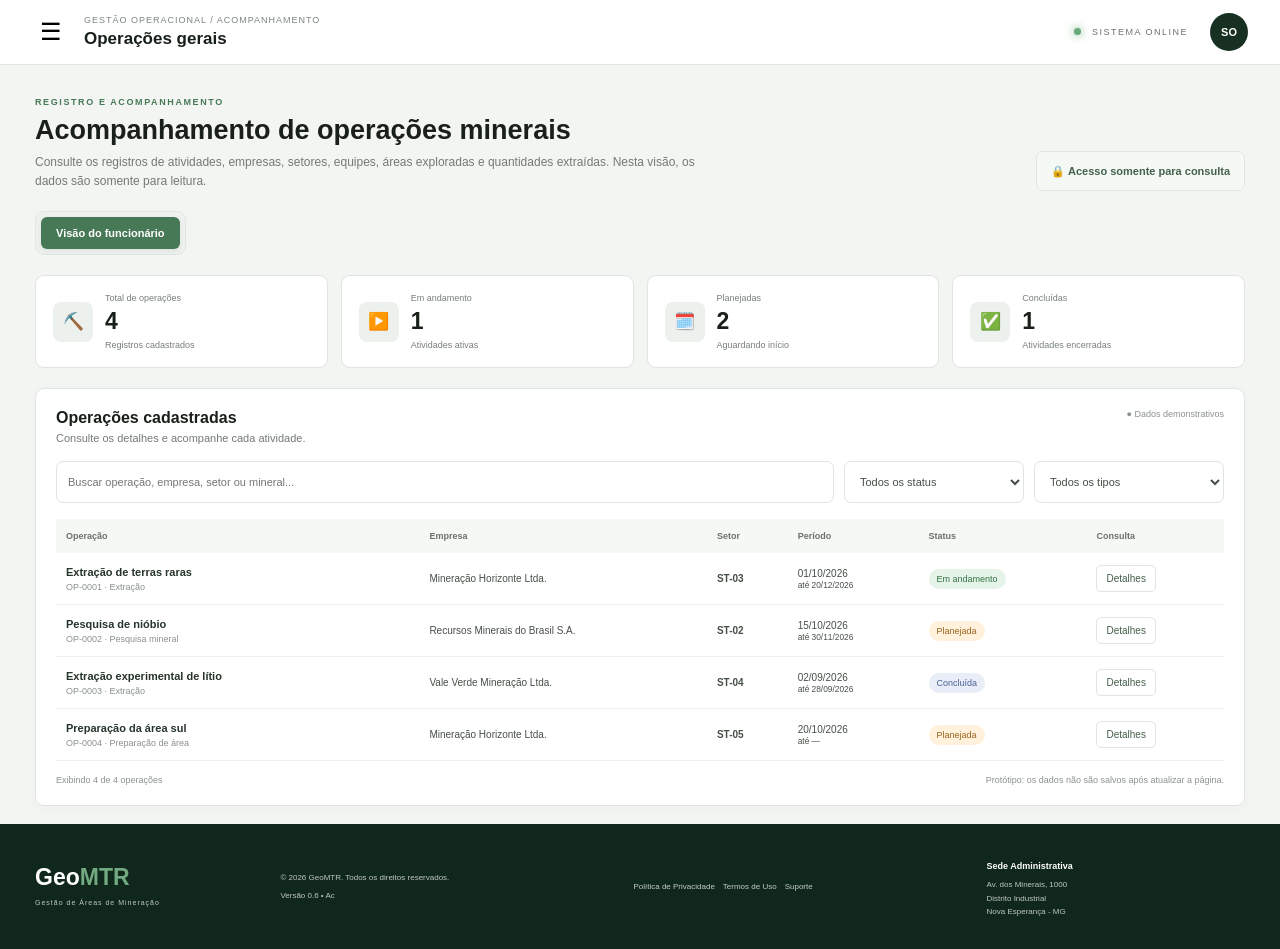
<file: operacoes.html>
<!doctype html>
<html lang="pt-BR">
  <head>
    <meta charset="UTF-8" />
    <meta name="viewport" content="width=device-width, initial-scale=1" />
    <title>GeoMTR | Operações — Funcionário</title>
    <link rel="stylesheet" href="./dashboard.css" />
    <link rel="stylesheet" href="./operacoes.css" />
  </head>
  <body class="pagina-operacoes" data-perfil="funcionario">
    <aside class="sidebar" id="sidebar">
      <div class="sidebar-logo">
        Geo<span>MTR</span><small>GESTÃO DE ÁREAS DE MINERAÇÃO</small>
      </div>
      <nav class="sidebar-nav">
        <a class="nav-item" href="./dashboard.html"
          ><span class="icone">🎛️</span>Dashboard</a
        >
        <a class="nav-item" href="./setores.html"
          ><span class="icone">📍</span>Setores</a
        >
        <a class="nav-item ativo" href="./operacoes.html" aria-current="page"
          ><span class="icone">⛏️</span>Operações gerais</a
        >
        <a class="nav-item" href="./relatorios.html"
          ><span class="icone">📊</span>Meus relatórios</a
        >
      </nav>
      <div class="suporte-sidebar">
        <strong>Suporte</strong>
        <p>Precisa de ajuda?</p>
        <button onclick="abrirSuporte()">Contatar administrador</button>
      </div>
    </aside>

    <div
      class="sidebar-overlay"
      id="sidebarOverlay"
      onclick="toggleSidebar()"
    ></div>

    <main class="conteudo">
      <header class="topbar">
        <div class="op-top-esq">
          <button
            class="menu-btn"
            id="menuBtn"
            onclick="toggleSidebar()"
            aria-label="Abrir menu"
            aria-expanded="false"
            type="button"
          >
            ☰
          </button>
          <div>
            <small class="breadcrumb"
              >GESTÃO OPERACIONAL / ACOMPANHAMENTO</small
            >
            <h1>Operações gerais</h1>
          </div>
        </div>
        <div class="topbar-direita">
          <div class="status">
            <span></span>
            SISTEMA ONLINE
          </div>

          <button class="perfil-btn" onclick="togglePerfil()">
            <div class="avatar">SO</div>
          </button>

          <div class="perfil-menu" id="perfilMenu">
            <div class="perfil-cabecalho">
              <div class="avatar grande">SO</div>
              <div>
                <strong>Samuel</strong>
                <span>Geólogo</span>
              </div>
            </div>
            <hr />
            <button type="button" onclick="abrirPerfil()">Meu perfil</button>
            <hr />
            <button class="sair" onclick="sairSistema()">
              ↪ Sair do sistema
            </button>
          </div>
        </div>
      </header>

      <section class="op-intro">
        <div>
          <p class="op-eyebrow">REGISTRO E ACOMPANHAMENTO</p>
          <h2>Acompanhamento de operações minerais</h2>
          <p>
            Consulte os registros de atividades, empresas, setores, equipes,
            áreas exploradas e quantidades extraídas. Nesta visão, os dados são
            somente para leitura.
          </p>
        </div>
        <span class="op-readonly-label">🔒 Acesso somente para consulta</span>
      </section>

      <nav class="op-role-tabs" aria-label="Visão de operações">
        <a class="ativo" href="./operacoes.html">Visão do funcionário</a>
      </nav>

      <section class="op-stats">
        <article>
          <span>⛏️</span>
          <div>
            <small>Total de operações</small
            ><strong id="totalOperacoes">0</strong
            ><small>Registros cadastrados</small>
          </div>
        </article>
        <article>
          <span class="verde">▶️</span>
          <div>
            <small>Em andamento</small><strong id="totalAndamento">0</strong
            ><small>Atividades ativas</small>
          </div>
        </article>
        <article>
          <span class="laranja">🗓️</span>
          <div>
            <small>Planejadas</small><strong id="totalPlanejadas">0</strong
            ><small>Aguardando início</small>
          </div>
        </article>
        <article>
          <span class="cinza">✅</span>
          <div>
            <small>Concluídas</small><strong id="totalConcluidas">0</strong
            ><small>Atividades encerradas</small>
          </div>
        </article>
      </section>

      <section class="painel op-lista">
        <div class="op-lista-head">
          <div>
            <h3>Operações cadastradas</h3>
            <p>Consulte os detalhes e acompanhe cada atividade.</p>
          </div>
          <span class="op-demo">● Dados demonstrativos</span>
        </div>

        <div class="op-filtros">
          <input
            id="buscaOperacao"
            type="search"
            placeholder="Buscar operação, empresa, setor ou mineral..."
          />
          <select id="filtroStatus">
            <option value="todos">Todos os status</option>
            <option>Planejada</option>
            <option>Em andamento</option>
            <option>Concluída</option>
            <option>Suspensa</option>
          </select>
          <select id="filtroTipo">
            <option value="todos">Todos os tipos</option>
            <option>Extração</option>
            <option>Pesquisa mineral</option>
            <option>Preparação de área</option>
          </select>
        </div>

        <div class="op-table-wrap">
          <table>
            <thead>
              <tr>
                <th>Operação</th>
                <th>Empresa</th>
                <th>Setor</th>
                <th>Período</th>
                <th>Status</th>
                <th>Consulta</th>
              </tr>
            </thead>
            <tbody id="listaOperacoes"></tbody>
          </table>
        </div>

        <div class="op-vazio" id="estadoVazio" hidden>
          <strong>Nenhuma operação encontrada</strong>
          <p>Altere os filtros para encontrar uma operação.</p>
        </div>

        <div class="op-lista-foot">
          <span id="contadorResultados"></span>
          <span
            >Protótipo: os dados não são salvos após atualizar a página.</span
          >
        </div>
      </section>

      <footer>
        <div class="footer-logo">
          <strong>Geo<span>MTR</span></strong
          ><small>Gestão de Áreas de Mineração</small>
        </div>
        <div>
          <p>© 2026 GeoMTR. Todos os direitos reservados.</p>
          <small>Versão 0.6 • Ac</small>
        </div>
        <div class="footer-links">
          <button type="button" data-legal="privacy">
            Política de Privacidade
          </button>
          <button type="button" data-legal="terms">Termos de Uso</button>
          <button id="suporteFooterBtn">Suporte</button>
        </div>
        <div class="endereco">
          <strong>Sede Administrativa</strong>
          <p>
            Av. dos Minerais, 1000<br />Distrito Industrial<br />Nova Esperança
            - MG
          </p>
        </div>
      </footer>
    </main>

    <div class="op-toast" id="toast" role="status" aria-live="polite"></div>

    <div
      class="modal-overlay"
      id="modalOverlay"
      onclick="fecharModalFundo(event)"
      role="dialog"
      aria-modal="true"
      aria-labelledby="modalTitulo"
    >
      <div class="modal" role="document">
        <button
          class="modal-fechar"
          type="button"
          onclick="fecharModal()"
          aria-label="Fechar janela"
        >
          ×
        </button>
        <p class="mini-titulo">GEOMTR • ÁREA DO USUÁRIO</p>
        <h2 id="modalTitulo">Informações</h2>
        <div id="modalConteudo"></div>
      </div>
    </div>
    <script src="./operacoes.js"></script>
    <script src="./dashboard.js"></script>

    <!-- VLibras: recurso de acessibilidade em Libras -->
    <div vw class="enabled">
      <div vw-access-button class="active"></div>
      <div vw-plugin-wrapper><div class="vw-plugin-top-wrapper"></div></div>
    </div>
    <script src="https://vlibras.gov.br/app/vlibras-plugin.js"></script>
    <script>
      new window.VLibras.Widget("https://vlibras.gov.br/app");
    </script>

    <div class="legal-overlay" id="legalOverlay" hidden>
      <section
        class="legal-modal"
        role="dialog"
        aria-modal="true"
        aria-labelledby="legalTitle"
      >
        <button
          type="button"
          class="legal-close"
          id="legalClose"
          aria-label="Fechar"
        >
          ×
        </button>
        <div class="legal-eyebrow">GEOMTR • DOCUMENTOS DO SISTEMA</div>
        <h2 id="legalTitle">Política de Privacidade</h2>
        <p class="legal-updated">Versão demonstrativa • Outubro de 2026</p>
        <div class="legal-content" id="legalContent"></div>
        <div class="legal-actions">
          <button type="button" id="legalCloseBottom">Entendi</button>
        </div>
      </section>
    </div>
    <script src="./legal.js"></script>
  </body>
</html>
</file>
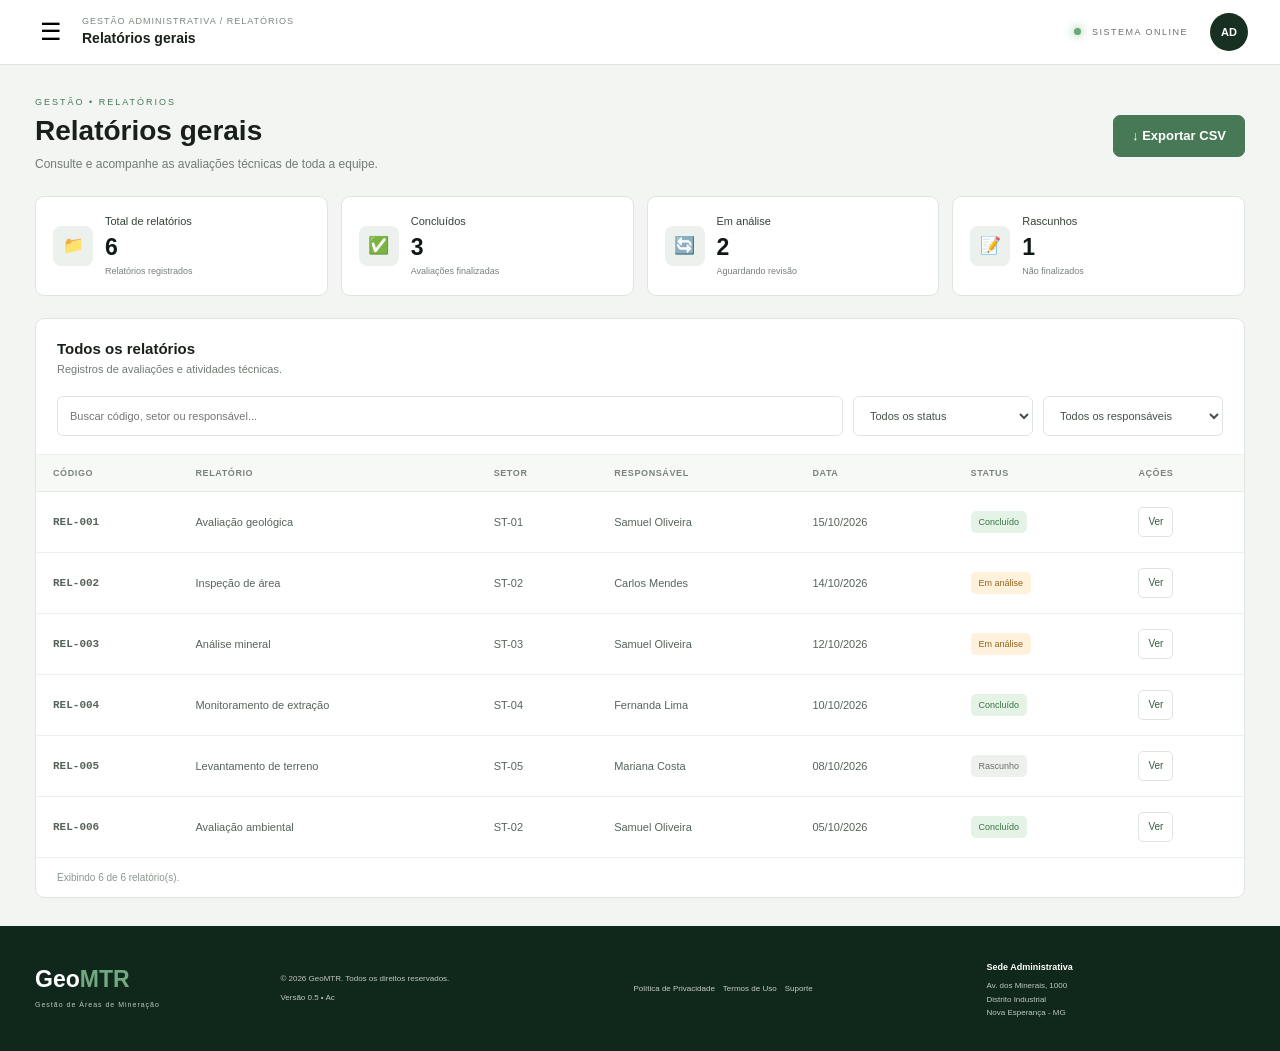
<file: relatorios-gerais.html>
<!doctype html>
<html lang="pt-BR">
  <head>
    <meta charset="UTF-8" />
    <meta name="viewport" content="width=device-width, initial-scale=1.0" />
    <title>GeoMTR | Relatórios Gerais</title>
    <link rel="stylesheet" href="./dashboard.css" />
    <link rel="stylesheet" href="./relatorios.css" />
  </head>

  <body class="pagina-relatorios" data-perfil="admin">
    <aside class="sidebar" id="sidebar">
      <div class="sidebar-logo">
        Geo<span>MTR</span>
        <small>GESTÃO DE ÁREAS DE MINERAÇÃO</small>
      </div>

      <nav>
        <a href="dashboard_adm.html" class="nav-item">
          <span class="icone">🎛️</span>Dashboard
        </a>
        <a href="setores-adm.html" class="nav-item">
          <span class="icone">📍</span>Setores
        </a>
        <a href="operacoes-adm.html" class="nav-item">
          <span class="icone">⛏️</span>Operações gerais
        </a>
        <a href="relatorios-gerais.html" class="nav-item ativo">
          <span class="icone">📊</span>Relatórios gerais
        </a>
        <a href="funcionarios.html" class="nav-item admin-item">
          <span class="icone">👤</span>Funcionários
        </a>
      </nav>

      <div class="suporte-sidebar">
        <strong>Suporte</strong>
        <p>Precisa de ajuda?</p>
        <button onclick="abrirSuporte()">Contatar administrador</button>
      </div>
    </aside>

    <div
      class="sidebar-overlay"
      id="sidebarOverlay"
      onclick="toggleSidebar()"
    ></div>

    <main class="conteudo" id="conteudo">
      <header class="topbar">
        <button
          class="menu-btn"
          type="button"
          onclick="toggleSidebar()"
          aria-label="Abrir menu"
        >
          ☰
        </button>
        <div class="header-identificacao">
          <small>GESTÃO ADMINISTRATIVA / RELATÓRIOS</small>
          <strong>Relatórios gerais</strong>
        </div>
        <div class="topbar-direita">
          <div class="status">
            <span></span>
            SISTEMA ONLINE
          </div>

          <button class="perfil-btn" onclick="togglePerfil()">
            <div class="avatar">AD</div>
          </button>

          <div class="perfil-menu" id="perfilMenu">
            <div class="perfil-cabecalho">
              <div class="avatar grande">AD</div>
              <div>
                <strong>Administrador</strong>
                <span>TI / Gestão</span>
              </div>
            </div>
            <hr />
            <button type="button" onclick="abrirPerfil()">Meu perfil</button>
            <hr />
            <button class="sair" onclick="sairSistema()">
              ↪ Sair do sistema
            </button>
          </div>
        </div>
      </header>

      <section class="relatorio-intro">
        <div>
          <p class="mini-titulo">GESTÃO • RELATÓRIOS</p>
          <h2>Relatórios gerais</h2>
          <p>Consulte e acompanhe as avaliações técnicas de toda a equipe.</p>
        </div>

        <button
          class="exportar-botao"
          type="button"
          onclick="exportarRelatorios()"
        >
          ↓ Exportar CSV
        </button>
      </section>

      <section class="relatorio-stats">
        <article class="relatorio-stat">
          <span class="relatorio-stat-icone" aria-hidden="true">📁</span>
          <div class="relatorio-stat-conteudo">
            <small class="relatorio-stat-titulo">Total de relatórios</small>
            <strong id="totalRelatorios">6</strong>
            <small>Relatórios registrados</small>
          </div>
        </article>

        <article class="relatorio-stat">
          <span class="relatorio-stat-icone" aria-hidden="true">✅</span>
          <div class="relatorio-stat-conteudo">
            <small class="relatorio-stat-titulo">Concluídos</small>
            <strong id="totalConcluidos">3</strong>
            <small>Avaliações finalizadas</small>
          </div>
        </article>

        <article class="relatorio-stat">
          <span class="relatorio-stat-icone" aria-hidden="true">🔄</span>
          <div class="relatorio-stat-conteudo">
            <small class="relatorio-stat-titulo">Em análise</small>
            <strong id="totalAnalise">2</strong>
            <small>Aguardando revisão</small>
          </div>
        </article>

        <article class="relatorio-stat">
          <span class="relatorio-stat-icone" aria-hidden="true">📝</span>
          <div class="relatorio-stat-conteudo">
            <small class="relatorio-stat-titulo">Rascunhos</small>
            <strong id="totalRascunhos">1</strong>
            <small>Não finalizados</small>
          </div>
        </article>
      </section>

      <section class="relatorio-painel">
        <div class="relatorio-painel-topo">
          <div>
            <h3>Todos os relatórios</h3>
            <p>Registros de avaliações e atividades técnicas.</p>
          </div>
          
        </div>

        <div class="relatorio-filtros">
          <input
            id="buscaRelatorio"
            type="search"
            placeholder="Buscar código, setor ou responsável..."
          />
          <select id="filtroStatus">
            <option value="">Todos os status</option>
            <option value="Concluído">Concluídos</option>
            <option value="Em análise">Em análise</option>
            <option value="Rascunho">Rascunhos</option>
          </select>
          <select id="filtroResponsavel">
            <option value="">Todos os responsáveis</option>
            <option value="Samuel Oliveira">Samuel Oliveira</option>
            <option value="Carlos Mendes">Carlos Mendes</option>
            <option value="Fernanda Lima">Fernanda Lima</option>
            <option value="Mariana Costa">Mariana Costa</option>
          </select>
        </div>

        <div class="relatorio-tabela-wrap">
          <table class="relatorio-tabela">
            <thead>
              <tr>
                <th>Código</th>
                <th>Relatório</th>
                <th>Setor</th>
                <th>Responsável</th>
                <th>Data</th>
                <th>Status</th>
                <th>Ações</th>
              </tr>
            </thead>
            <tbody id="listaRelatorios"></tbody>
          </table>
        </div>

        <div class="relatorio-rodape-tabela" id="contadorRelatorios">
          Exibindo relatórios
        </div>
      </section>

      <footer>
        <div class="footer-logo">
          <strong>Geo<span>MTR</span></strong>
          <small>Gestão de Áreas de Mineração</small>
        </div>
        <div>
          <p>© 2026 GeoMTR. Todos os direitos reservados.</p>
          <small>Versão 0.5 • Ac</small>
        </div>
        <div class="footer-links">
          <button type="button" data-legal="privacy">Política de Privacidade</button>
          <button type="button" data-legal="terms">Termos de Uso</button>
          <button type="button" onclick="abrirSuporte()">Suporte</button>
        </div>
        <div class="endereco">
          <strong>Sede Administrativa</strong>
          <p>
            Av. dos Minerais, 1000<br />Distrito Industrial<br />Nova Esperança
            - MG
          </p>
        </div>
      </footer>
    </main>


    <div class="modal-overlay" id="modalOverlay" onclick="fecharModalFundo(event)" role="dialog" aria-modal="true" aria-labelledby="modalTitulo">
      <div class="modal" role="document">
        <button class="modal-fechar" type="button" onclick="fecharModal()" aria-label="Fechar janela">×</button>
        <p class="mini-titulo">GEOMTR • ÁREA DO USUÁRIO</p>
        <h2 id="modalTitulo">Informações</h2>
        <div id="modalConteudo"></div>
      </div>
    </div>
    <script src="./dashboard.js"></script>
    <script src="./relatorios.js"></script>

    <!-- VLibras: recurso de acessibilidade em Libras -->
    <div vw class="enabled"><div vw-access-button class="active"></div><div vw-plugin-wrapper><div class="vw-plugin-top-wrapper"></div></div></div>
    <script src="https://vlibras.gov.br/app/vlibras-plugin.js"></script>
    <script>new window.VLibras.Widget('https://vlibras.gov.br/app');</script>
  
    <div class="legal-overlay" id="legalOverlay" hidden>
      <section class="legal-modal" role="dialog" aria-modal="true" aria-labelledby="legalTitle">
        <button type="button" class="legal-close" id="legalClose" aria-label="Fechar">×</button>
        <div class="legal-eyebrow">GEOMTR • DOCUMENTOS DO SISTEMA</div>
        <h2 id="legalTitle">Política de Privacidade</h2>
        <p class="legal-updated">Atualizado em outubro de 2026</p>
        <div class="legal-content" id="legalContent"></div>
        <div class="legal-actions"><button type="button" id="legalCloseBottom">Entendi</button></div>
      </section>
    </div>
    <script src="./legal.js"></script>
  </body>
</html>
</file>
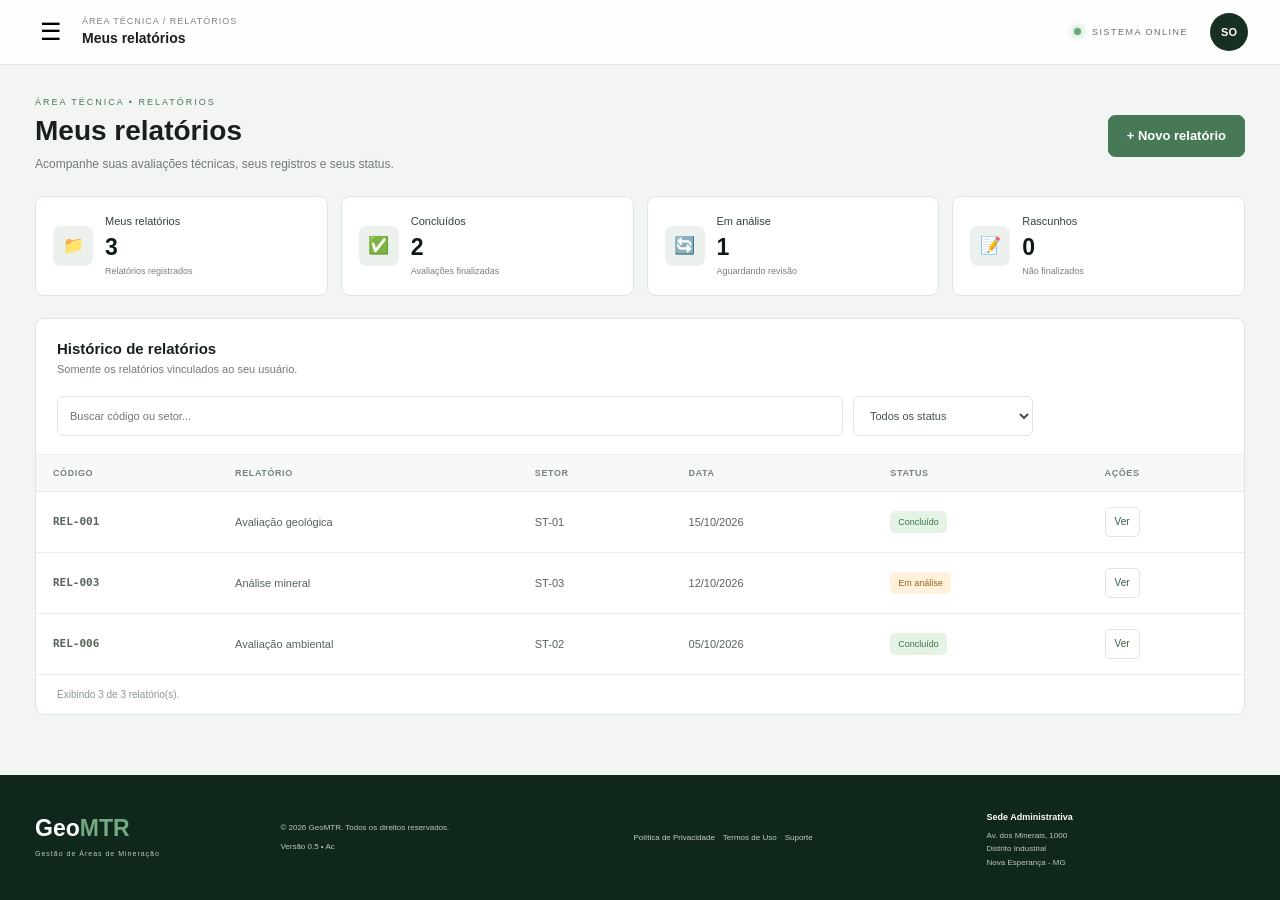
<file: relatorios.html>
<!doctype html>
<html lang="pt-BR">
  <head>
    <meta charset="UTF-8" />
    <meta name="viewport" content="width=device-width, initial-scale=1.0" />
    <title>GeoMTR | Meus Relatórios</title>
    <link rel="stylesheet" href="./dashboard.css" />
    <link rel="stylesheet" href="./relatorios.css" />
  </head>

  <body class="pagina-relatorios" data-perfil="funcionario">
    <aside class="sidebar" id="sidebar">
      <div class="sidebar-logo">
        Geo<span>MTR</span>
        <small>GESTÃO DE ÁREAS DE MINERAÇÃO</small>
      </div>

      <nav>
        <a href="dashboard.html" class="nav-item">
          <span class="icone">🎛️</span>Dashboard
        </a>
        <a href="setores.html" class="nav-item">
          <span class="icone">📍</span>Setores
        </a>
        <a href="operacoes.html" class="nav-item">
          <span class="icone">⛏️</span>Operações gerais
        </a>
        <a href="relatorios.html" class="nav-item ativo">
          <span class="icone">📊</span>Meus Relatórios
        </a>
      </nav>

      <div class="suporte-sidebar">
        <strong>Suporte</strong>
        <p>Precisa de ajuda?</p>
        <button onclick="abrirSuporte()">Contatar administrador</button>
      </div>
    </aside>

    <div
      class="sidebar-overlay"
      id="sidebarOverlay"
      onclick="toggleSidebar()"
    ></div>

    <main class="conteudo" id="conteudo">
      <header class="topbar">
        <button
          class="menu-btn"
          type="button"
          onclick="toggleSidebar()"
          aria-label="Abrir menu"
        >
          ☰
        </button>
        <div class="header-identificacao">
          <small>ÁREA TÉCNICA / RELATÓRIOS</small>
          <strong>Meus relatórios</strong>
        </div>
        <div class="topbar-direita">
          <div class="status">
            <span></span>
            SISTEMA ONLINE
          </div>

          <button class="perfil-btn" onclick="togglePerfil()">
            <div class="avatar">SO</div>
          </button>

          <div class="perfil-menu" id="perfilMenu">
            <div class="perfil-cabecalho">
              <div class="avatar grande">SO</div>
              <div>
                <strong>Samuel</strong>
                <span>Geólogo</span>
              </div>
            </div>
            <hr />
            <button type="button" onclick="abrirPerfil()">Meu perfil</button>
            <hr />
            <button class="sair" onclick="sairSistema()">
              ↪ Sair do sistema
            </button>
          </div>
        </div>
      </header>

      <section class="relatorio-intro">
        <div>
          <p class="mini-titulo">ÁREA TÉCNICA • RELATÓRIOS</p>
          <h2>Meus relatórios</h2>
          <p>
            Acompanhe suas avaliações técnicas, seus registros e seus status.
          </p>
        </div>

        <button
          type="button"
          class="btn-novo-relatorio"
          onclick="abrirNovoRelatorio()"
        >
          + Novo relatório
        </button>
      </section>

      <section class="relatorio-stats">
        <article class="relatorio-stat">
          <span class="relatorio-stat-icone" aria-hidden="true">📁</span>
          <div class="relatorio-stat-conteudo">
            <small class="relatorio-stat-titulo">Meus relatórios</small>
            <strong id="totalRelatorios">3</strong>
            <small>Relatórios registrados</small>
          </div>
        </article>

        <article class="relatorio-stat">
          <span class="relatorio-stat-icone" aria-hidden="true">✅</span>
          <div class="relatorio-stat-conteudo">
            <small class="relatorio-stat-titulo">Concluídos</small>
            <strong id="totalConcluidos">2</strong>
            <small>Avaliações finalizadas</small>
          </div>
        </article>

        <article class="relatorio-stat">
          <span class="relatorio-stat-icone" aria-hidden="true">🔄</span>
          <div class="relatorio-stat-conteudo">
            <small class="relatorio-stat-titulo">Em análise</small>
            <strong id="totalAnalise">1</strong>
            <small>Aguardando revisão</small>
          </div>
        </article>

        <article class="relatorio-stat">
          <span class="relatorio-stat-icone" aria-hidden="true">📝</span>
          <div class="relatorio-stat-conteudo">
            <small class="relatorio-stat-titulo">Rascunhos</small>
            <strong id="totalRascunhos">0</strong>
            <small>Não finalizados</small>
          </div>
        </article>
      </section>

      <section class="relatorio-painel">
        <div class="relatorio-painel-topo">
          <div>
            <h3>Histórico de relatórios</h3>
            <p>Somente os relatórios vinculados ao seu usuário.</p>
          </div>
          
        </div>

        <div class="relatorio-filtros">
          <input
            id="buscaRelatorio"
            type="search"
            placeholder="Buscar código ou setor..."
          />
          <select id="filtroStatus">
            <option value="">Todos os status</option>
            <option value="Concluído">Concluídos</option>
            <option value="Em análise">Em análise</option>
            <option value="Rascunho">Rascunhos</option>
          </select>
        </div>

        <div class="relatorio-tabela-wrap">
          <table class="relatorio-tabela">
            <thead>
              <tr>
                <th>Código</th>
                <th>Relatório</th>
                <th>Setor</th>
                <th>Data</th>
                <th>Status</th>
                <th>Ações</th>
              </tr>
            </thead>
            <tbody id="listaRelatorios"></tbody>
          </table>
        </div>

        <div class="relatorio-rodape-tabela" id="contadorRelatorios">
          Exibindo meus relatórios
        </div>
      </section>

      <!-- Modal: Novo relatório -->
      <div class="modal-overlay" id="modalNovoRelatorio">
        <div class="modal-relatorio">
          <div class="modal-relatorio-topo">
            <div>
              <h2>Novo relatório</h2>
              <p>Preencha os dados para registrar uma avaliação.</p>
            </div>
            <button
              type="button"
              class="fechar-modal"
              onclick="fecharNovoRelatorio()"
            >
              ×
            </button>
          </div>

          <form id="formNovoRelatorio">
            <div class="campo-relatorio">
              <label for="tituloRelatorio">Título do relatório *</label>
              <input
                type="text"
                id="tituloRelatorio"
                placeholder="Ex.: Avaliação do setor ST-03"
                required
              />
            </div>

            <div class="campo-relatorio">
              <label for="setorRelatorio">Setor *</label>
              <select id="setorRelatorio" required>
                <option value="">Selecione um setor</option>
                <option value="ST-01">ST-01</option>
                <option value="ST-02">ST-02</option>
                <option value="ST-03">ST-03</option>
                <option value="ST-04">ST-04</option>
                <option value="ST-05">ST-05</option>
              </select>
            </div>

            <div class="campo-relatorio">
              <label for="tipoRelatorio">Tipo de relatório *</label>
              <select id="tipoRelatorio" required>
                <option value="">Selecione o tipo</option>
                <option value="Avaliação geológica">Avaliação geológica</option>
                <option value="Monitoramento">Monitoramento</option>
                <option value="Extração mineral">Extração mineral</option>
                <option value="Inspeção de área">Inspeção de área</option>
              </select>
            </div>

            <div class="campo-relatorio">
              <label for="statusRelatorio">Status</label>
              <select id="statusRelatorio">
                <option value="Em análise">Em análise</option>
                <option value="Concluído">Concluído</option>
                <option value="Rascunho">Rascunho</option>
              </select>
            </div>

            <div
              class="campo-relatorio"
              id="campoResponsavel"
              style="display: none"
            >
              <label for="responsavelRelatorio">Responsável *</label>
              <select id="responsavelRelatorio">
                <option value="">Selecione o responsável</option>
                <option value="Samuel Oliveira">Samuel Oliveira</option>
                <option value="Ana Martins">Ana Martins</option>
                <option value="Carlos Souza">Carlos Souza</option>
                <option value="Fernanda Lima">Fernanda Lima</option>
              </select>
            </div>

            <div class="campo-relatorio">
              <label for="descricaoRelatorio">Descrição *</label>
              <textarea
                id="descricaoRelatorio"
                rows="4"
                placeholder="Descreva a avaliação realizada..."
                required
              ></textarea>
            </div>

            <div class="acoes-modal-relatorio">
              <button
                type="button"
                class="btn-cancelar"
                onclick="fecharNovoRelatorio()"
              >
                Cancelar
              </button>
              <button type="submit" class="btn-salvar">Salvar relatório</button>
            </div>
          </form>
        </div>
      </div>

      <div id="avisoRelatorio" class="aviso-relatorio" role="status"></div>

      <footer>
        <div class="footer-logo">
          <strong>Geo<span>MTR</span></strong>
          <small>Gestão de Áreas de Mineração</small>
        </div>
        <div>
          <p>© 2026 GeoMTR. Todos os direitos reservados.</p>
          <small>Versão 0.5 • Ac</small>
        </div>
        <div class="footer-links">
          <button type="button" data-legal="privacy">Política de Privacidade</button>
          <button type="button" data-legal="terms">Termos de Uso</button>
          <button type="button" onclick="abrirSuporte()">Suporte</button>
        </div>
        <div class="endereco">
          <strong>Sede Administrativa</strong>
          <p>
            Av. dos Minerais, 1000<br />Distrito Industrial<br />Nova Esperança
            - MG
          </p>
        </div>
      </footer>
    </main>

    <div
      class="modal-overlay"
      id="modalOverlay"
      onclick="fecharModalFundo(event)"
      role="dialog"
      aria-modal="true"
      aria-labelledby="modalTitulo"
    >
      <div class="modal" role="document">
        <button
          class="modal-fechar"
          type="button"
          onclick="fecharModal()"
          aria-label="Fechar janela"
        >
          ×
        </button>
        <p class="mini-titulo">GEOMTR • ÁREA DO USUÁRIO</p>
        <h2 id="modalTitulo">Informações</h2>
        <div id="modalConteudo"></div>
      </div>
    </div>
    <script src="./dashboard.js"></script>
    <script src="./relatorios.js"></script>

    <!-- VLibras: recurso de acessibilidade em Libras -->
    <div vw class="enabled">
      <div vw-access-button class="active"></div>
      <div vw-plugin-wrapper><div class="vw-plugin-top-wrapper"></div></div>
    </div>
    <script src="https://vlibras.gov.br/app/vlibras-plugin.js"></script>
    <script>
      new window.VLibras.Widget("https://vlibras.gov.br/app");
    </script>
  
    <div class="legal-overlay" id="legalOverlay" hidden>
      <section class="legal-modal" role="dialog" aria-modal="true" aria-labelledby="legalTitle">
        <button type="button" class="legal-close" id="legalClose" aria-label="Fechar">×</button>
        <div class="legal-eyebrow">GEOMTR • DOCUMENTOS DO SISTEMA</div>
        <h2 id="legalTitle">Política de Privacidade</h2>
        <p class="legal-updated">Atualizado em outubro de 2026</p>
        <div class="legal-content" id="legalContent"></div>
        <div class="legal-actions"><button type="button" id="legalCloseBottom">Entendi</button></div>
      </section>
    </div>
    <script src="./legal.js"></script>
  </body>
</html>
</file>
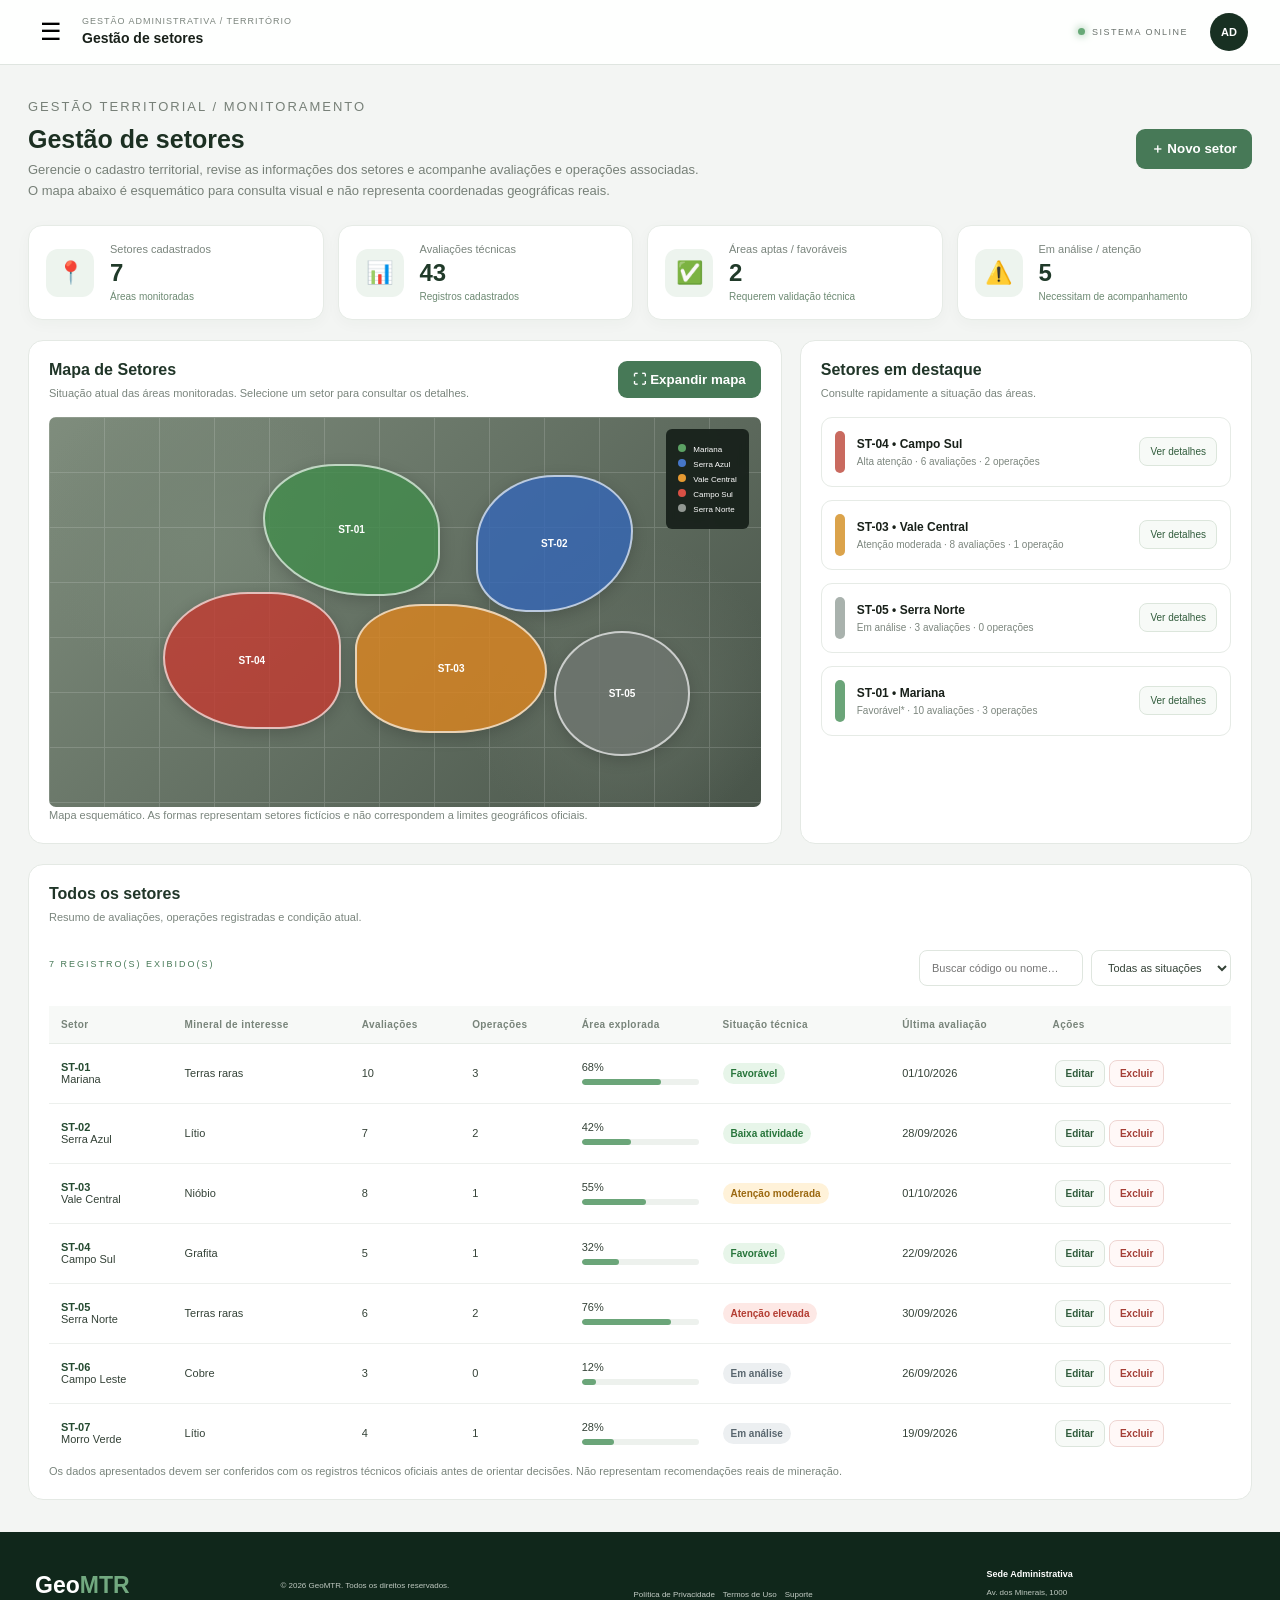
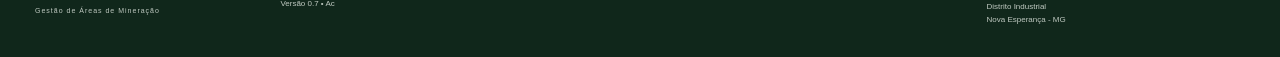
<file: setores-adm.html>
<!doctype html>
<html lang="pt-BR">
  <head>
    <meta charset="UTF-8" />
    <meta name="viewport" content="width=device-width, initial-scale=1" />
    <title>GeoMTR | Gestão administrativa de setores</title>
    <link rel="stylesheet" href="./dashboard.css" />
    <link rel="stylesheet" href="./setores.css" />
  </head>
  <body>
    <aside class="sidebar" id="sidebar">
      <div class="sidebar-logo">
        <span>Geo</span>MTR<small>GESTÃO DE ÁREAS DE MINERAÇÃO</small>
      </div>
      <nav>
        <a href="dashboard_adm.html" class="nav-item"
          ><span class="icone">🎛️</span>Dashboard</a
        ><a href="setores-adm.html" class="nav-item ativo" aria-current="page"
          ><span class="icone">📍</span>Setores</a
        ><a href="operacoes-adm.html" class="nav-item"
          ><span class="icone">⛏️</span>Operações gerais</a
        ><a href="relatorios-gerais.html" class="nav-item"
          ><span class="icone">📊</span>Meus Relatórios</a
        ><a href="funcionarios.html" class="nav-item"
          ><span class="icone">👥</span>Funcionários</a
        >
      </nav>
      <div class="suporte-sidebar">
        <strong>Suporte</strong>
        <p>Precisa de ajuda?</p>
        <button onclick="abrirSuporte()">Contatar administrador</button>
      </div>
    </aside>
    <div
      class="sidebar-overlay"
      id="sidebarOverlay"
      onclick="toggleSidebar()"
    ></div>
    <main class="conteudo">
      <header class="topbar">
        <button
          class="menu-btn"
          id="menuBtn"
          onclick="toggleSidebar()"
          aria-label="Abrir menu"
          aria-expanded="false"
        >
          ☰
        </button>
        <div class="header-identificacao">
          <small>GESTÃO ADMINISTRATIVA / TERRITÓRIO</small
          ><strong>Gestão de setores</strong>
        </div>
        <div class="topbar-direita">
          <div class="status"><span></span>SISTEMA ONLINE</div>
          <button
            class="perfil-btn"
            onclick="togglePerfil()"
            aria-label="Abrir menu do perfil"
          >
            <div class="avatar">AD</div>
          </button>
          <div class="perfil-menu" id="perfilMenu">
            <div class="perfil-cabecalho">
              <div class="avatar grande">AD</div>
              <div><strong>Administrador</strong> <span>TI / Gestão</span></div>
            </div>
            <hr />
            <button type="button" onclick="abrirPerfil()">Meu perfil</button>
            <hr />
            <button class="sair" onclick="sairSistema()">
              ↪ Sair do sistema
            </button>
          </div>
        </div>
      </header>
      <div class="setores-page">
        <section class="setores-intro">
          <div>
            <p class="mini-titulo">GESTÃO TERRITORIAL / MONITORAMENTO</p>
            <h1>Gestão de setores</h1>
            <p>
              Gerencie o cadastro territorial, revise as informações dos setores
              e acompanhe avaliações e operações associadas. O mapa abaixo é
              esquemático para consulta visual e não representa coordenadas
              geográficas reais.
            </p>
          </div>
          <button class="botao-principal" type="button" onclick="novoSetor()">
            ＋ Novo setor
          </button>
        </section>
        <section class="setores-kpis">
          <article class="setor-kpi">
            <span class="emoji">📍</span>
            <small>Setores cadastrados</small>
            <strong>18</strong>
            <span>Áreas monitoradas</span>
          </article>
          <article class="setor-kpi">
            <span class="emoji">📊</span>
            <small>Avaliações técnicas</small>
            <strong>42</strong>
            <span>Registros cadastrados</span>
          </article>
          <article class="setor-kpi">
            <span class="emoji">✅</span>
            <small>Áreas aptas / favoráveis</small>
            <strong>10</strong>
            <span>Requerem validação técnica</span>
          </article>
          <article class="setor-kpi">
            <span class="emoji">⚠️</span>
            <small>Em análise / atenção</small>
            <strong>8</strong>
            <span>Necessitam de acompanhamento</span>
          </article>
        </section>
        <section class="setores-layout">
          <article class="setor-panel mapa-painel" id="mapaPainel">
            <div class="setor-panel-head">
              <div>
                <h2>Mapa de Setores</h2>
                <p>
                  Situação atual das áreas monitoradas. Selecione um setor para
                  consultar os detalhes.
                </p>
              </div>
              <button
                class="botao-principal"
                type="button"
                onclick="expandirMapa()"
              >
                ⛶ Expandir mapa
              </button>
            </div>
            <div class="mapa" id="mapaSetoresViewport">
              <div class="grade-mapa"></div>
              <button
                class="setor setor-verde setor-1"
                type="button"
                onclick="detalheSetor('ST-01')"
                aria-label="Consultar setor ST-01"
              >
                ST-01
              </button>
              <button
                class="setor setor-azul setor-2"
                type="button"
                onclick="detalheSetor('ST-02')"
                aria-label="Consultar setor ST-02"
              >
                ST-02
              </button>
              <button
                class="setor setor-laranja setor-3"
                type="button"
                onclick="detalheSetor('ST-03')"
                aria-label="Consultar setor ST-03"
              >
                ST-03
              </button>
              <button
                class="setor setor-vermelho setor-4"
                type="button"
                onclick="detalheSetor('ST-04')"
                aria-label="Consultar setor ST-04"
              >
                ST-04
              </button>
              <button
                class="setor setor-cinza setor-5"
                type="button"
                onclick="detalheSetor('ST-05')"
                aria-label="Consultar setor ST-05"
              >
                ST-05
              </button>
              <div class="legenda">
                <div><span class="verde"></span>Mariana</div>
                <div><span class="azul"></span>Serra Azul</div>
                <div><span class="laranja"></span>Vale Central</div>
                <div><span class="vermelho"></span>Campo Sul</div>
                <div><span class="cinza"></span>Serra Norte</div>
              </div>
            </div>
            <p class="setor-mapa-note">
              Mapa esquemático. As formas representam setores fictícios e não
              correspondem a limites geográficos oficiais.
            </p>
          </article>
          <aside class="setor-panel">
            <div class="setor-panel-head">
              <div>
                <h2>Setores em destaque</h2>
                <p>Consulte rapidamente a situação das áreas.</p>
              </div>
            </div>
            <div class="setor-destaque" id="setorDestaques">
              <div class="setor-destaque-item">
                <span class="setor-color" style="background: #c96a5f"></span>
                <div>
                  <strong>ST-04 • Campo Sul</strong
                  ><small>Alta atenção · 6 avaliações · 2 operações</small>
                </div>
                <button onclick="detalheSetor('ST-04')">Ver detalhes</button>
              </div>
              <div class="setor-destaque-item">
                <span class="setor-color" style="background: #dba34b"></span>
                <div>
                  <strong>ST-03 • Vale Central</strong
                  ><small>Atenção moderada · 8 avaliações · 1 operação</small>
                </div>
                <button onclick="detalheSetor('ST-03')">Ver detalhes</button>
              </div>
              <div class="setor-destaque-item">
                <span class="setor-color" style="background: #a9b2ad"></span>
                <div>
                  <strong>ST-05 • Serra Norte</strong
                  ><small>Em análise · 3 avaliações · 0 operações</small>
                </div>
                <button onclick="detalheSetor('ST-05')">Ver detalhes</button>
              </div>
              <div class="setor-destaque-item">
                <span class="setor-color" style="background: #6ba579"></span>
                <div>
                  <strong>ST-01 • Mariana</strong
                  ><small>Favorável* · 10 avaliações · 3 operações</small>
                </div>
                <button onclick="detalheSetor('ST-01')">Ver detalhes</button>
              </div>
            </div>
          </aside>
        </section>

        <section class="setor-panel" style="margin-top: 20px">
          <div class="setor-panel-head">
            <div>
              <h2>Todos os setores</h2>
              <p>
                Resumo de avaliações, operações registradas e condição atual.
              </p>
            </div>
          </div>
          <div class="setor-tabela-top">
            <span class="mini-titulo" id="contadorSetores"
              >18 REGISTROS NO SISTEMA</span
            >
            <div class="setor-filtros">
              <input
                id="buscaSetor"
                type="search"
                placeholder="Buscar código ou nome…"
                aria-label="Buscar setor"
              /><select id="filtroSituacao" aria-label="Filtrar por situação">
                <option value="">Todas as situações</option>
                <option>Favorável</option>
                <option>Atenção moderada</option>
                <option>Atenção elevada</option>
                <option>Em análise</option>
                <option>Baixa atividade</option>
              </select>
            </div>
          </div>
          <div class="setores-tabela-wrap">
            <table class="setores-tabela">
              <thead>
                <tr>
                  <th>Setor</th>
                  <th>Mineral de interesse</th>
                  <th>Avaliações</th>
                  <th>Operações</th>
                  <th>Área explorada</th>
                  <th>Situação técnica</th>
                  <th>Última avaliação</th>
                  <th>Ações</th>
                </tr>
              </thead>
              <tbody id="tabelaSetores"></tbody>
            </table>
          </div>
          <p class="setor-mapa-note">
            Os dados apresentados devem ser conferidos com os registros técnicos
            oficiais antes de orientar decisões. Não representam recomendações
            reais de mineração.
          </p>
        </section>
      </div>
      <footer>
        <div class="footer-logo">
          <strong>Geo<span>MTR</span></strong
          ><small>Gestão de Áreas de Mineração</small>
        </div>
        <div>
          <p>© 2026 GeoMTR. Todos os direitos reservados.</p>
          <small>Versão 0.7 • Ac</small>
        </div>
        <div class="footer-links">
          <button type="button" data-legal="privacy">
            Política de Privacidade
          </button>
          <button type="button" data-legal="terms">Termos de Uso</button>
          <button type="button" onclick="abrirSuporte()">Suporte</button>
        </div>
        <div class="endereco">
          <strong>Sede Administrativa</strong>
          <p>
            Av. dos Minerais, 1000<br />Distrito Industrial<br />Nova Esperança
            - MG
          </p>
        </div>
      </footer>
    </main>
    <div
      class="modal-overlay"
      id="modalOverlay"
      onclick="fecharModalFundo(event)"
      role="dialog"
      aria-modal="true"
      aria-labelledby="modalTitulo"
    >
      <div class="modal" role="document">
        <button
          class="modal-fechar"
          type="button"
          onclick="fecharModal()"
          aria-label="Fechar janela"
        >
          ×
        </button>
        <p class="mini-titulo">GEOMTR • ÁREA DO USUÁRIO</p>
        <h2 id="modalTitulo">Informações</h2>
        <div id="modalConteudo"></div>
      </div>
    </div>
    <script src="./dashboard.js"></script>
    <script>
      const setoresDados = [
        {
          codigo: "ST-01",
          nome: "Mariana",
          mineral: "Terras raras",
          avaliacoes: 10,
          operacoes: 3,
          explorado: 68,
          situacao: "Favorável",
          status: "status-bom",
          data: "01/10/2026",
          responsavel: "Samuel Oliveira",
          area: "2,10 km²",
          nota: "Resultados preliminares consistentes; manter acompanhamento periódico.",
        },
        {
          codigo: "ST-02",
          nome: "Serra Azul",
          mineral: "Lítio",
          avaliacoes: 7,
          operacoes: 2,
          explorado: 42,
          situacao: "Baixa atividade",
          status: "status-bom",
          data: "28/09/2026",
          responsavel: "Ana Martins",
          area: "1,45 km²",
          nota: "Atividade reduzida; novos dados são necessários para atualizar o parecer.",
        },
        {
          codigo: "ST-03",
          nome: "Vale Central",
          mineral: "Nióbio",
          avaliacoes: 8,
          operacoes: 1,
          explorado: 55,
          situacao: "Atenção moderada",
          status: "status-moderado",
          data: "01/10/2026",
          responsavel: "Samuel Oliveira",
          area: "1,80 km²",
          nota: "Requer avaliação complementar antes de ampliar as operações.",
        },
        {
          codigo: "ST-04",
          nome: "Campo Sul",
          mineral: "Grafita",
          avaliacoes: 5,
          operacoes: 1,
          explorado: 32,
          situacao: "Favorável",
          status: "status-bom",
          data: "22/09/2026",
          responsavel: "Carlos Souza",
          area: "1,25 km²",
          nota: "Indicadores técnicos favoráveis; seguir protocolo técnico.",
        },
        {
          codigo: "ST-05",
          nome: "Serra Norte",
          mineral: "Terras raras",
          avaliacoes: 6,
          operacoes: 2,
          explorado: 76,
          situacao: "Atenção elevada",
          status: "status-ruim",
          data: "30/09/2026",
          responsavel: "Fernanda Lima",
          area: "2,60 km²",
          nota: "Há fatores que exigem investigação detalhada. Não interpretar como autorização de extração.",
        },
        {
          codigo: "ST-06",
          nome: "Campo Leste",
          mineral: "Cobre",
          avaliacoes: 3,
          operacoes: 0,
          explorado: 12,
          situacao: "Em análise",
          status: "status-analise",
          data: "26/09/2026",
          responsavel: "Ana Martins",
          area: "0,95 km²",
          nota: "Dados insuficientes para classificar a condição do setor.",
        },
        {
          codigo: "ST-07",
          nome: "Morro Verde",
          mineral: "Lítio",
          avaliacoes: 4,
          operacoes: 1,
          explorado: 28,
          situacao: "Em análise",
          status: "status-analise",
          data: "19/09/2026",
          responsavel: "Carlos Souza",
          area: "0,88 km²",
          nota: "Manter coleta e revisão de dados.",
        },
      ];
      function renderizarSetores() {
        const busca = (
          document.getElementById("buscaSetor")?.value || ""
        ).toLowerCase();
        const situacao = document.getElementById("filtroSituacao")?.value || "";
        const lista = setoresDados.filter(
          (s) =>
            (s.codigo + " " + s.nome + " " + s.mineral)
              .toLowerCase()
              .includes(busca) &&
            (!situacao || s.situacao === situacao),
        );
        document.getElementById("contadorSetores").textContent =
          `${lista.length} REGISTRO(S) EXIBIDO(S)`;
        document.getElementById("tabelaSetores").innerHTML =
          lista
            .map(
              (s) =>
                `<tr><td><span class="setor-code">${s.codigo}</span><br>${s.nome}</td><td>${s.mineral}</td><td>${s.avaliacoes}</td><td>${s.operacoes}</td><td>${s.explorado}%<div class="setor-progresso"><span style="width:${s.explorado}%"></span></div></td><td><span class="setor-status ${s.status}">${s.situacao}</span></td><td>${s.data}</td><td class="acoes-setor"><button type="button" onclick="editarSetor('${s.codigo}')">Editar</button><button type="button" class="acao-excluir" onclick="excluirSetor('${s.codigo}')">Excluir</button></td></tr>`,
            )
            .join("") ||
          '<tr><td colspan="8">Nenhum setor corresponde aos filtros.</td></tr>';
      }
      function detalheSetor(codigo) {
        const s = setoresDados.find((x) => x.codigo === codigo);
        if (!s) return;
        abrirModal(
          `${s.codigo} — ${s.nome}`,
          `<div class="geo-info-grid"><div><small>Situação técnica</small><strong>${s.situacao}</strong><span>Classificação técnica</span></div><div><small>Área total</small><strong>${s.area}</strong><span>Área cadastrada</span></div><div><small>Avaliações</small><strong>${s.avaliacoes}</strong><span>Registros de avaliação</span></div><div><small>Operações</small><strong>${s.operacoes}</strong><span>Registros operacionais</span></div><div><small>Área explorada</small><strong>${s.explorado}%</strong><span>Percentual registrado</span></div><div><small>Última avaliação</small><strong>${s.data}</strong><span>Responsável: ${s.responsavel}</span></div></div><div class="geo-notice"><strong>Observação técnica</strong><br>${s.nota}<br><br>Esta informação é fictícia para fins acadêmicos e não substitui laudo geológico, licenciamento ou análise ambiental.</div>`,
        );
      }
      let escalaMapa = 1;
      function zoomMapa(delta) {
        escalaMapa = Math.max(1, Math.min(2.2, escalaMapa + delta));
        const mapa = document.getElementById("mapaSetoresViewport");
        if (mapa) mapa.style.transform = `scale(${escalaMapa})`;
      }
      function resetZoomMapa() {
        escalaMapa = 1;
        const mapa = document.getElementById("mapaSetoresViewport");
        if (mapa) mapa.style.transform = "scale(1)";
      }
      function atualizarResumoSetores() {
        const total = setoresDados.length;
        const aval = setoresDados.reduce((n, s) => n + s.avaliacoes, 0);
        const favoraveis = setoresDados.filter(
          (s) => s.situacao === "Favorável",
        ).length;
        const atencao = total - favoraveis;
        const cards = document.querySelectorAll(".setor-kpi strong");
        if (cards[0]) cards[0].textContent = total;
        if (cards[1]) cards[1].textContent = aval;
        if (cards[2]) cards[2].textContent = favoraveis;
        if (cards[3]) cards[3].textContent = atencao;
      }
      function novoSetor() {
        abrirModal(
          "Cadastrar setor",
          `<form class="geo-profile-form" onsubmit="salvarSetor(event)"><div class="geo-form-grid"><label>Código<input name="codigo" placeholder="ST-19" required maxlength="10"></label><label>Nome do setor<input name="nome" required maxlength="60"></label><label>Mineral de interesse<input name="mineral" required maxlength="50"></label><label>Área total (km²)<input name="area" placeholder="1,20 km²" required maxlength="20"></label><label>Avaliações registradas<input name="avaliacoes" type="number" min="0" value="0" required></label><label>Operações registradas<input name="operacoes" type="number" min="0" value="0" required></label><label>Área explorada (%)<input name="explorado" type="number" min="0" max="100" value="0" required></label><label>Situação<select name="situacao"><option>Em análise</option><option>Favorável</option><option>Baixa atividade</option><option>Atenção moderada</option><option>Atenção elevada</option></select></label><label class="geo-field-full">Observação técnica<textarea name="nota" rows="3" required maxlength="500"></textarea></label></div><div class="geo-profile-foot"><small>Protótipo: alterações não são salvas no banco de dados.</small><button class="botao-principal" type="submit">Cadastrar setor</button></div></form>`,
        );
      }
      function editarSetor(codigo) {
        const s = setoresDados.find((x) => x.codigo === codigo);
        if (!s) return;
        abrirModal(
          "Editar " + s.codigo,
          `<form class="geo-profile-form" onsubmit="salvarSetor(event,'${s.codigo}')"><div class="geo-form-grid"><label>Nome do setor<input name="nome" value="${s.nome}" required maxlength="60"></label><label>Mineral de interesse<input name="mineral" value="${s.mineral}" required maxlength="50"></label><label>Área total (km²)<input name="area" value="${s.area}" required maxlength="20"></label><label>Avaliações registradas<input name="avaliacoes" type="number" min="0" value="${s.avaliacoes}" required></label><label>Operações registradas<input name="operacoes" type="number" min="0" value="${s.operacoes}" required></label><label>Área explorada (%)<input name="explorado" type="number" min="0" max="100" value="${s.explorado}" required></label><label>Situação<select name="situacao">${["Favorável", "Baixa atividade", "Atenção moderada", "Atenção elevada", "Em análise"].map((v) => `<option ${v === s.situacao ? "selected" : ""}>${v}</option>`).join("")}</select></label><label class="geo-field-full">Observação técnica<textarea name="nota" rows="3" required maxlength="500">${s.nota}</textarea></label></div><div class="geo-profile-foot"><small>Confira as informações antes de salvar as alterações.</small><button class="botao-principal" type="submit">Salvar alterações</button></div></form>`,
        );
      }
      function salvarSetor(event, codigoAtual) {
        event.preventDefault();
        const f = event.target;
        const v = Object.fromEntries(new FormData(f).entries());
        const situacoes = {
          Favorável: "status-bom",
          "Baixa atividade": "status-bom",
          "Atenção moderada": "status-moderado",
          "Atenção elevada": "status-ruim",
          "Em análise": "status-analise",
        };
        if (codigoAtual) {
          const s = setoresDados.find((x) => x.codigo === codigoAtual);
          Object.assign(s, {
            nome: v.nome,
            mineral: v.mineral,
            area: v.area,
            avaliacoes: Number(v.avaliacoes),
            operacoes: Number(v.operacoes),
            explorado: Number(v.explorado),
            situacao: v.situacao,
            status: situacoes[v.situacao],
            nota: v.nota,
          });
        } else {
          const codigo = v.codigo.trim().toUpperCase();
          if (setoresDados.some((s) => s.codigo === codigo)) {
            alert("Esse código já existe. Escolha outro.");
            return;
          }
          setoresDados.push({
            codigo,
            nome: v.nome,
            mineral: v.mineral,
            area: v.area,
            avaliacoes: Number(v.avaliacoes),
            operacoes: Number(v.operacoes),
            explorado: Number(v.explorado),
            situacao: v.situacao,
            status: situacoes[v.situacao],
            data: "Sem avaliação",
            responsavel: "Não atribuído",
            nota: v.nota,
          });
        }
        fecharModal();
        renderizarSetores();
        atualizarResumoSetores();
      }
      function excluirSetor(codigo) {
        const s = setoresDados.find((x) => x.codigo === codigo);
        if (!s) return;
        if (
          !confirm(
            `Excluir o setor ${s.codigo} — ${s.nome} desta demonstração?`,
          )
        )
          return;
        const i = setoresDados.findIndex((x) => x.codigo === codigo);
        if (i >= 0) setoresDados.splice(i, 1);
        renderizarSetores();
        atualizarResumoSetores();
      }
      document
        .getElementById("buscaSetor")
        .addEventListener("input", renderizarSetores);
      document
        .getElementById("filtroSituacao")
        .addEventListener("change", renderizarSetores);
      renderizarSetores();
      atualizarResumoSetores();
    </script>
    <div vw class="enabled">
      <div vw-access-button class="active"></div>
      <div vw-plugin-wrapper><div class="vw-plugin-top-wrapper"></div></div>
    </div>
    <script src="https://vlibras.gov.br/app/vlibras-plugin.js"></script>
    <script>
      new window.VLibras.Widget("https://vlibras.gov.br/app");
    </script>

    <div class="legal-overlay" id="legalOverlay" hidden>
      <section
        class="legal-modal"
        role="dialog"
        aria-modal="true"
        aria-labelledby="legalTitle"
      >
        <button
          type="button"
          class="legal-close"
          id="legalClose"
          aria-label="Fechar"
        >
          ×
        </button>
        <div class="legal-eyebrow">GEOMTR • DOCUMENTOS DO SISTEMA</div>
        <h2 id="legalTitle">Política de Privacidade</h2>
        <p class="legal-updated">Atualizado em outubro de 2026</p>
        <div class="legal-content" id="legalContent"></div>
        <div class="legal-actions">
          <button type="button" id="legalCloseBottom">Entendi</button>
        </div>
      </section>
    </div>
    <script src="./legal.js"></script>
  </body>
</html>
</file>
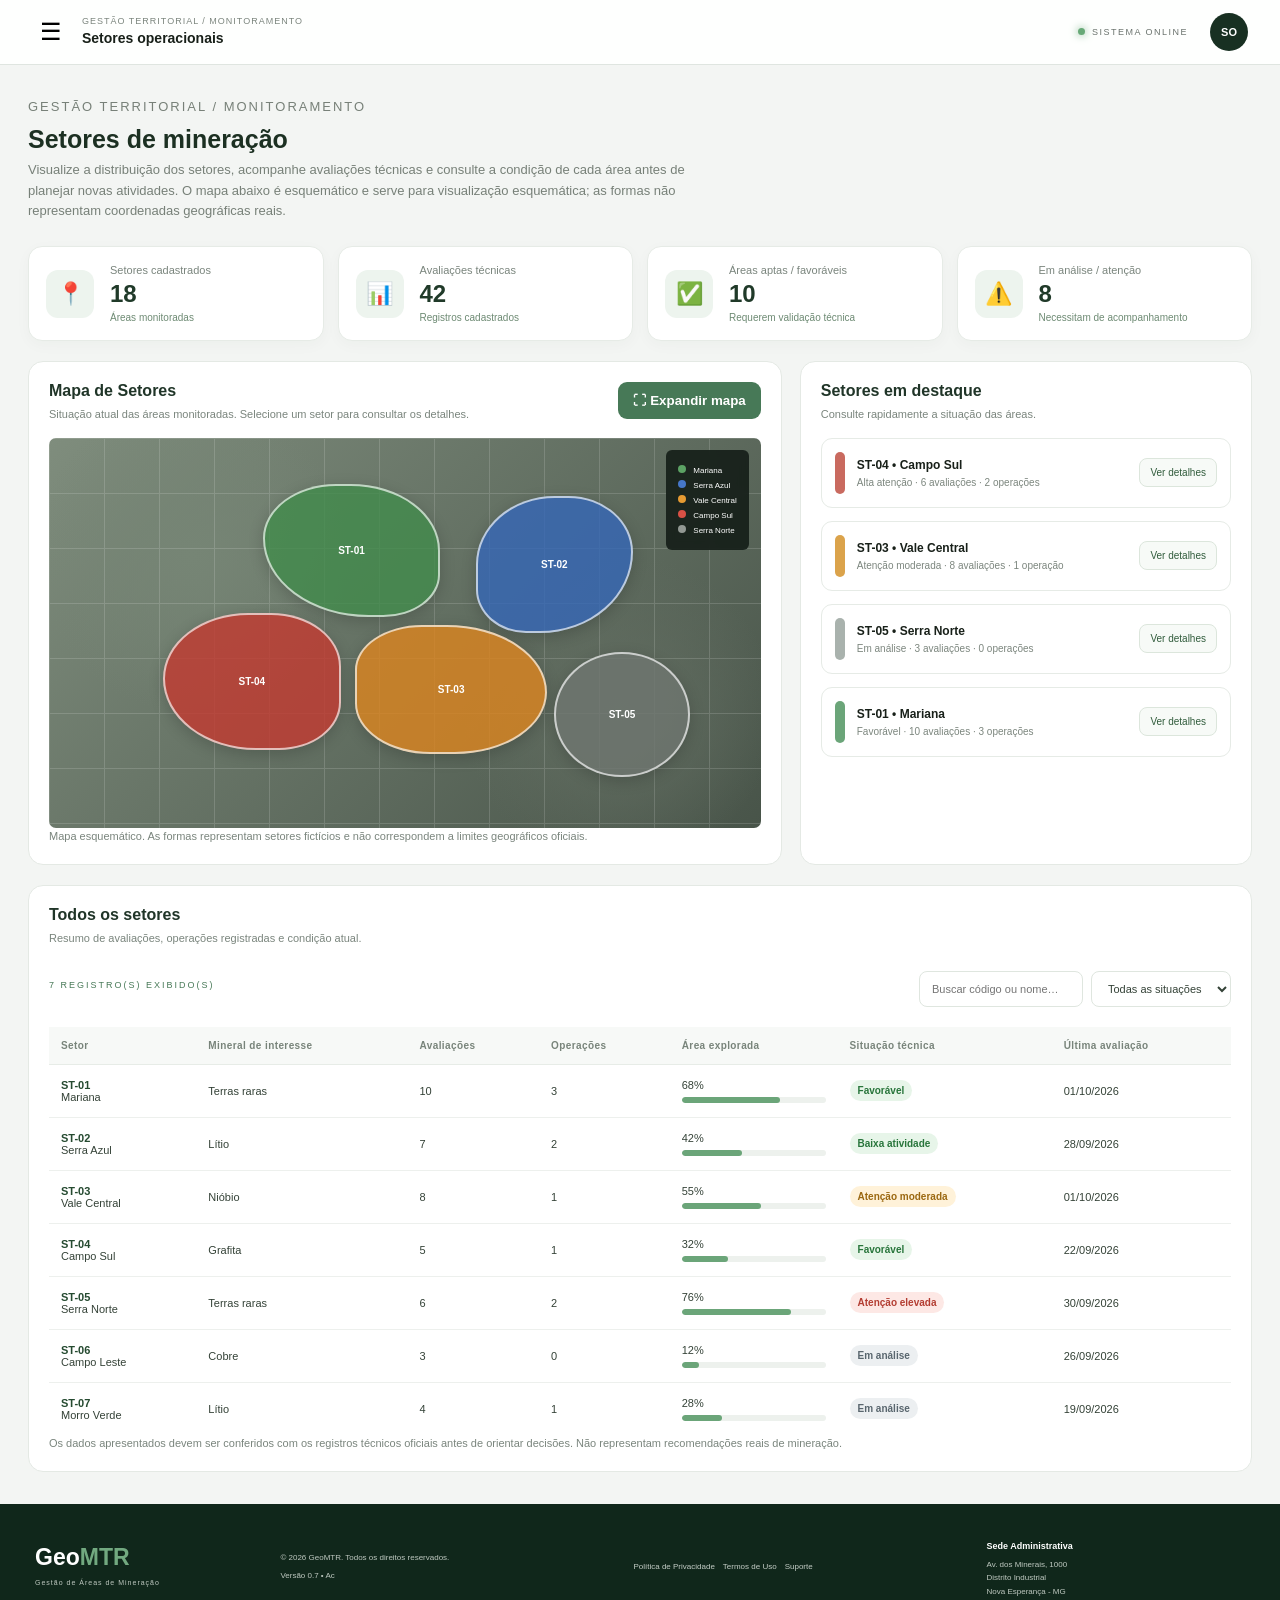
<file: setores.html>
<!doctype html>
<html lang="pt-BR">
  <head>
    <meta charset="UTF-8" />
    <meta name="viewport" content="width=device-width, initial-scale=1" />
    <title>GeoMTR | Setores</title>
    <link rel="stylesheet" href="./dashboard.css" />
    <link rel="stylesheet" href="setores.css" />
  </head>
  <body>
    <aside class="sidebar" id="sidebar">
      <div class="sidebar-logo">
        <span>Geo</span>MTR<small>GESTÃO DE ÁREAS DE MINERAÇÃO</small>
      </div>
      <nav>
        <a href="dashboard.html" class="nav-item"
          ><span class="icone">🎛️</span>Dashboard</a
        ><a href="setores.html" class="nav-item ativo" aria-current="page"
          ><span class="icone">📍</span>Setores</a
        ><a href="operacoes.html" class="nav-item"
          ><span class="icone">⛏️</span>Operações gerais</a
        ><a href="relatorios.html" class="nav-item"
          ><span class="icone">📊</span>Meus Relatórios</a
        >
      </nav>
      <div class="suporte-sidebar">
        <strong>Suporte</strong>
        <p>Precisa de ajuda?</p>
        <button onclick="abrirSuporte()">Contatar administrador</button>
      </div>
    </aside>
    <div
      class="sidebar-overlay"
      id="sidebarOverlay"
      onclick="toggleSidebar()"
    ></div>
    <main class="conteudo">
      <header class="topbar">
        <button
          class="menu-btn"
          id="menuBtn"
          onclick="toggleSidebar()"
          aria-label="Abrir menu"
          aria-expanded="false"
        >
          ☰
        </button>
        <div class="header-identificacao">
          <small>GESTÃO TERRITORIAL / MONITORAMENTO</small
          ><strong>Setores operacionais</strong>
        </div>
        <div class="topbar-direita">
          <div class="status"><span></span>SISTEMA ONLINE</div>
          <button
            class="perfil-btn"
            onclick="togglePerfil()"
            aria-label="Abrir menu do perfil"
          >
            <div class="avatar">SO</div>
          </button>
          <div class="perfil-menu" id="perfilMenu">
            <div class="perfil-cabecalho">
              <div class="avatar grande">SO</div>
              <div><strong>Samuel</strong><span>Geólogo</span></div>
            </div>
            <hr />
            <button type="button" onclick="abrirPerfil()">Meu perfil</button>
            <hr />
            <button class="sair" onclick="sairSistema()">
              ↪ Sair do sistema
            </button>
          </div>
        </div>
      </header>
      <div class="setores-page">
        <section class="setores-intro">
          <div>
            <p class="mini-titulo">GESTÃO TERRITORIAL / MONITORAMENTO</p>
            <h1>Setores de mineração</h1>
            <p>
              Visualize a distribuição dos setores, acompanhe avaliações
              técnicas e consulte a condição de cada área antes de planejar
              novas atividades. O mapa abaixo é esquemático e serve para
              visualização esquemática; as formas não representam coordenadas
              geográficas reais.
            </p>
          </div>
        </section>
        <section class="setores-kpis">
          <article class="setor-kpi">
            <span class="emoji">📍</span>
            <small>Setores cadastrados</small>
            <strong>18</strong>
            <span>Áreas monitoradas</span>
          </article>
          <article class="setor-kpi">
            <span class="emoji">📊</span>
            <small>Avaliações técnicas</small>
            <strong>42</strong>
            <span>Registros cadastrados</span>
          </article>
          <article class="setor-kpi">
            <span class="emoji">✅</span>
            <small>Áreas aptas / favoráveis</small>
            <strong>10</strong>
            <span>Requerem validação técnica</span>
          </article>
          <article class="setor-kpi">
            <span class="emoji">⚠️</span>
            <small>Em análise / atenção</small>
            <strong>8</strong>
            <span>Necessitam de acompanhamento</span>
          </article>
        </section>
        <section class="setores-layout">
          <article class="setor-panel mapa-painel" id="mapaPainel">
            <div class="setor-panel-head">
              <div>
                <h2>Mapa de Setores</h2>
                <p>
                  Situação atual das áreas monitoradas. Selecione um setor para
                  consultar os detalhes.
                </p>
              </div>
              <button
                class="botao-principal"
                type="button"
                onclick="expandirMapa()"
              >
                ⛶ Expandir mapa
              </button>
            </div>
            <div class="mapa" id="mapaSetoresViewport">
              <div class="grade-mapa"></div>
              <button
                class="setor setor-verde setor-1"
                type="button"
                onclick="detalheSetor('ST-01')"
                aria-label="Consultar setor ST-01"
              >
                ST-01
              </button>
              <button
                class="setor setor-azul setor-2"
                type="button"
                onclick="detalheSetor('ST-02')"
                aria-label="Consultar setor ST-02"
              >
                ST-02
              </button>
              <button
                class="setor setor-laranja setor-3"
                type="button"
                onclick="detalheSetor('ST-03')"
                aria-label="Consultar setor ST-03"
              >
                ST-03
              </button>
              <button
                class="setor setor-vermelho setor-4"
                type="button"
                onclick="detalheSetor('ST-04')"
                aria-label="Consultar setor ST-04"
              >
                ST-04
              </button>
              <button
                class="setor setor-cinza setor-5"
                type="button"
                onclick="detalheSetor('ST-05')"
                aria-label="Consultar setor ST-05"
              >
                ST-05
              </button>
              <div class="legenda">
                <div><span class="verde"></span>Mariana</div>
                <div><span class="azul"></span>Serra Azul</div>
                <div><span class="laranja"></span>Vale Central</div>
                <div><span class="vermelho"></span>Campo Sul</div>
                <div><span class="cinza"></span>Serra Norte</div>
              </div>
            </div>
            <p class="setor-mapa-note">
              Mapa esquemático. As formas representam setores fictícios e não
              correspondem a limites geográficos oficiais.
            </p>
          </article>
          <aside class="setor-panel">
            <div class="setor-panel-head">
              <div>
                <h2>Setores em destaque</h2>
                <p>Consulte rapidamente a situação das áreas.</p>
              </div>
            </div>
            <div class="setor-destaque" id="setorDestaques">
              <div class="setor-destaque-item">
                <span class="setor-color" style="background: #c96a5f"></span>
                <div>
                  <strong>ST-04 • Campo Sul</strong
                  ><small>Alta atenção · 6 avaliações · 2 operações</small>
                </div>
                <button onclick="detalheSetor('ST-04')">Ver detalhes</button>
              </div>
              <div class="setor-destaque-item">
                <span class="setor-color" style="background: #dba34b"></span>
                <div>
                  <strong>ST-03 • Vale Central</strong
                  ><small>Atenção moderada · 8 avaliações · 1 operação</small>
                </div>
                <button onclick="detalheSetor('ST-03')">Ver detalhes</button>
              </div>
              <div class="setor-destaque-item">
                <span class="setor-color" style="background: #a9b2ad"></span>
                <div>
                  <strong>ST-05 • Serra Norte</strong
                  ><small>Em análise · 3 avaliações · 0 operações</small>
                </div>
                <button onclick="detalheSetor('ST-05')">Ver detalhes</button>
              </div>
              <div class="setor-destaque-item">
                <span class="setor-color" style="background: #6ba579"></span>
                <div>
                  <strong>ST-01 • Mariana</strong
                  ><small>Favorável · 10 avaliações · 3 operações</small>
                </div>
                <button onclick="detalheSetor('ST-01')">Ver detalhes</button>
              </div>
            </div>
          </aside>
        </section>

        <section class="setor-panel" style="margin-top: 20px">
          <div class="setor-panel-head">
            <div>
              <h2>Todos os setores</h2>
              <p>
                Resumo de avaliações, operações registradas e condição atual.
              </p>
            </div>
          </div>
          <div class="setor-tabela-top">
            <span class="mini-titulo" id="contadorSetores"
              >18 REGISTROS NO SISTEMA</span
            >
            <div class="setor-filtros">
              <input
                id="buscaSetor"
                type="search"
                placeholder="Buscar código ou nome…"
                aria-label="Buscar setor"
              /><select id="filtroSituacao" aria-label="Filtrar por situação">
                <option value="">Todas as situações</option>
                <option>Favorável</option>
                <option>Atenção moderada</option>
                <option>Atenção elevada</option>
                <option>Em análise</option>
                <option>Baixa atividade</option>
              </select>
            </div>
          </div>
          <div class="setores-tabela-wrap">
            <table class="setores-tabela">
              <thead>
                <tr>
                  <th>Setor</th>
                  <th>Mineral de interesse</th>
                  <th>Avaliações</th>
                  <th>Operações</th>
                  <th>Área explorada</th>
                  <th>Situação técnica</th>
                  <th>Última avaliação</th>
                </tr>
              </thead>
              <tbody id="tabelaSetores"></tbody>
            </table>
          </div>
          <p class="setor-mapa-note">
            Os dados apresentados devem ser conferidos com os registros técnicos
            oficiais antes de orientar decisões. Não representam recomendações
            reais de mineração.
          </p>
        </section>
      </div>
      <footer>
        <div class="footer-logo">
          <strong>Geo<span>MTR</span></strong
          ><small>Gestão de Áreas de Mineração</small>
        </div>
        <div>
          <p>© 2026 GeoMTR. Todos os direitos reservados.</p>
          <small>Versão 0.7 • Ac</small>
        </div>
        <div class="footer-links">
          <button type="button" data-legal="privacy">
            Política de Privacidade
          </button>
          <button type="button" data-legal="terms">Termos de Uso</button>
          <button type="button" onclick="abrirSuporte()">Suporte</button>
        </div>
        <div class="endereco">
          <strong>Sede Administrativa</strong>
          <p>
            Av. dos Minerais, 1000<br />Distrito Industrial<br />Nova Esperança
            - MG
          </p>
        </div>
      </footer>
    </main>
    <div
      class="modal-overlay"
      id="modalOverlay"
      onclick="fecharModalFundo(event)"
      role="dialog"
      aria-modal="true"
      aria-labelledby="modalTitulo"
    >
      <div class="modal" role="document">
        <button
          class="modal-fechar"
          type="button"
          onclick="fecharModal()"
          aria-label="Fechar janela"
        >
          ×
        </button>
        <p class="mini-titulo">GEOMTR • ÁREA DO USUÁRIO</p>
        <h2 id="modalTitulo">Informações</h2>
        <div id="modalConteudo"></div>
      </div>
    </div>
    <script src="./dashboard.js"></script>
    <script src="setores.js"></script>
    <div vw class="enabled">
      <div vw-access-button class="active"></div>
      <div vw-plugin-wrapper><div class="vw-plugin-top-wrapper"></div></div>
    </div>
    <script src="https://vlibras.gov.br/app/vlibras-plugin.js"></script>
    <script>
      new window.VLibras.Widget("https://vlibras.gov.br/app");
    </script>

    <div class="legal-overlay" id="legalOverlay" hidden>
      <section
        class="legal-modal"
        role="dialog"
        aria-modal="true"
        aria-labelledby="legalTitle"
      >
        <button
          type="button"
          class="legal-close"
          id="legalClose"
          aria-label="Fechar"
        >
          ×
        </button>
        <div class="legal-eyebrow">GEOMTR • DOCUMENTOS DO SISTEMA</div>
        <h2 id="legalTitle">Política de Privacidade</h2>
        <p class="legal-updated">Atualizado em outubro de 2026</p>
        <div class="legal-content" id="legalContent"></div>
        <div class="legal-actions">
          <button type="button" id="legalCloseBottom">Entendi</button>
        </div>
      </section>
    </div>
    <script src="./legal.js"></script>
  </body>
</html>
</file>
<file: style.css>
* {
  margin: 0;
  padding: 0;
  box-sizing: border-box;
}

body {
  font-family: Arial, Helvetica, sans-serif;
  background: #0d1210;
  color: #e8ece9;
}

/* 
   ESTRUTURA PRINCIPAL
 */

.login-container {
  width: 100%;
  min-height: 100vh;

  display: flex;
}

/*L.E*/

.painel-info {
  width: 55%;
  min-height: 100vh;

  padding: 65px 80px;

  display: flex;
  flex-direction: column;
  justify-content: center;

  position: relative;
  overflow: hidden;

  background:
    linear-gradient(rgba(13, 22, 17, 0.92), rgba(13, 22, 17, 0.97)),
    repeating-linear-gradient(
      0deg,
      transparent,
      transparent 49px,
      rgba(255, 255, 255, 0.025) 50px
    );

  border-right: 1px solid #29332d;
}

.painel-info::after {
  content: "";

  position: absolute;

  width: 450px;
  height: 450px;

  border: 1px solid rgba(96, 151, 111, 0.12);
  border-radius: 50%;

  right: -180px;
  bottom: -180px;

  box-shadow:
    0 0 0 70px rgba(96, 151, 111, 0.025),
    0 0 0 140px rgba(96, 151, 111, 0.015);
}

/* 
   LOGO
 */

.logo {
  position: absolute;

  top: 45px;
  left: 80px;

  font-size: 25px;
  font-weight: bold;

  letter-spacing: 4px;

  color: #ffffff;
}

.logo span {
  color: #78a982;
}

/* 
   TEXTO PRINCIPAL
 */

.painel-info h1 {
  max-width: 650px;

  font-size: 48px;
  line-height: 1.1;

  letter-spacing: -1px;

  margin-bottom: 25px;

  color: #f4f7f5;
}

.descricao {
  max-width: 550px;

  color: #8f9d94;

  line-height: 1.7;

  font-size: 15px;
}

.linha {
  width: 100%;
  max-width: 600px;

  height: 1px;

  background: #29352e;

  margin: 45px 0 30px;
}

/* 
   INFORMAÇÕES
 */

.informacoes {
  display: flex;
  gap: 45px;
}

.info {
  display: flex;
  align-items: center;
  gap: 12px;
}

.numero {
  font-family: monospace;

  font-size: 12px;

  color: #6c9d77;

  border: 1px solid #33473a;

  padding: 5px;
}

.info strong {
  display: block;

  font-size: 13px;

  color: #d8ded9;

  margin-bottom: 4px;
}

.info p {
  font-size: 11px;

  color: #68756c;
}

/* 
   ÁREA DE LOGIN
 */

.area-login {
  width: 45%;
  min-height: 100vh;

  background: #151a17;

  display: flex;
  flex-direction: column;

  align-items: center;
  justify-content: center;

  position: relative;
}

/* 
   STATUS
 */

.status {
  position: absolute;

  top: 40px;
  right: 45px;

  font-size: 9px;

  letter-spacing: 1.5px;

  color: #6f7c73;

  display: flex;
  align-items: center;

  gap: 8px;
}

.status-bolinha {
  width: 7px;
  height: 7px;

  background: #69a976;

  border-radius: 50%;

  box-shadow: 0 0 8px rgba(105, 169, 118, 0.7);
}

/* 
   CAIXA LOGIN
 */

.login-box {
  width: 420px;
}

.identificacao {
  font-size: 10px;

  letter-spacing: 3px;

  color: #6c9d77;

  margin-bottom: 15px;
}

.login-box h2 {
  font-size: 35px;

  color: #f0f3f1;

  margin-bottom: 10px;
}

.login-descricao {
  font-size: 13px;

  line-height: 1.6;

  color: #78847c;

  margin-bottom: 40px;
}

/* 
   CAMPOS
 */

.campo {
  margin-bottom: 24px;
}

.campo label {
  display: block;

  font-size: 10px;

  letter-spacing: 1.5px;

  color: #8b978f;

  margin-bottom: 9px;
}

.senha-label {
  display: flex;

  justify-content: space-between;
}

.senha-label span {
  font-size: 8px;

  letter-spacing: 1px;

  color: #566159;
}

.campo input {
  width: 100%;

  height: 50px;

  padding: 0 15px;

  background: #101411;

  color: #e8ece9;

  border: 1px solid #303a33;

  border-radius: 3px;

  outline: none;

  font-size: 14px;

  transition: 0.2s;
}

.campo input::placeholder {
  color: #4f5952;
}

.campo input:focus {
  border-color: #668d6f;

  background: #121814;

  box-shadow: 0 0 0 2px rgba(102, 141, 111, 0.08);
}

/* 
   BOTÃO
 */

button {
  width: 100%;

  height: 52px;

  margin-top: 8px;

  padding: 0 18px;

  border: 1px solid #688b70;
  border-radius: 3px;

  background: #3f6548;

  color: white;

  font-size: 11px;
  font-weight: bold;

  letter-spacing: 1.5px;

  cursor: pointer;

  display: flex;

  justify-content: space-between;
  align-items: center;

  transition: 0.2s;
}

button span {
  font-size: 20px;
}

button:hover {
  background: #4c7957;

  border-color: #7aa685;

  transform: translateY(-1px);
}

/* 
   SUPORTE
 */

.separador {
  width: 100%;
  height: 1px;

  background: #29312c;

  margin: 35px 0 22px;
}

.suporte p {
  font-size: 11px;

  color: #88948c;

  margin-bottom: 4px;
}

.suporte span {
  font-size: 10px;

  color: #58625b;
}

/* 
   RODAPÉ
 */

footer {
  position: absolute;

  bottom: 30px;

  width: 420px;

  display: flex;

  justify-content: space-between;

  font-family: monospace;

  font-size: 9px;

  color: #505b53;
}

/* 
   RESPONSIVIDADE
 */

@media (max-width: 900px) {
  .painel-info {
    display: none;
  }

  .area-login {
    width: 100%;
  }

  .login-box {
    width: 85%;
    max-width: 420px;
  }

  footer {
    width: 85%;
    max-width: 420px;
  }
  #erroLogin {
    color: #d96b62;
    font-size: 11px;

    margin-top: -10px;
    margin-bottom: 15px;

    min-height: 15px;
  }
}



/* Documentos legais compartilhados */
.legal-overlay[hidden] { display: none !important; }
.legal-overlay {
  position: fixed; inset: 0; z-index: 2000;
  display: flex; align-items: center; justify-content: center;
  padding: 18px; background: rgba(8, 20, 13, .68);
  backdrop-filter: blur(4px);
}
.legal-modal {
  position: relative; width: min(680px, 100%); max-height: min(82vh, 760px);
  overflow: auto; padding: 30px; border-radius: 16px;
  background: #fff; color: #182019; box-shadow: 0 24px 80px rgba(0,0,0,.25);
}
.legal-close {
  position: absolute; top: 12px; right: 14px; width: 38px; height: 38px;
  border: 0; border-radius: 9px; background: #f0f4f0; color: #183221;
  font-size: 27px; line-height: 1; cursor: pointer;
}
.legal-eyebrow { margin: 0 42px 9px 0; color: #477957; font-size: 10px; font-weight: 800; letter-spacing: .12em; }
.legal-modal h2 { margin: 0 44px 7px 0; font-size: clamp(22px, 4vw, 28px); }
.legal-updated { margin: 0 0 22px; color: #7a857c; font-size: 12px; }
.legal-content { display: grid; gap: 14px; color: #455148; font-size: 13px; line-height: 1.75; }
.legal-content p { margin: 0; }
.legal-content strong { color: #182019; }
.legal-actions { display: flex; justify-content: flex-end; margin-top: 24px; }
.legal-actions button {
  min-height: 42px; padding: 0 20px; border: 0; border-radius: 8px;
  background: #477957; color: #fff; font: inherit; font-weight: 700; cursor: pointer;
}
body.legal-modal-open { overflow: hidden; }
.login-footer { flex-wrap: wrap; gap: 12px; }
.login-legal-links { display: flex; flex-wrap: wrap; gap: 12px; }
.login-legal-links button {
  border: 0; padding: 0; background: transparent; color: inherit;
  font: inherit; text-decoration: underline; cursor: pointer;
}
@media (max-width: 600px) {
  .legal-overlay { padding: 10px; align-items: flex-end; }
  .legal-modal { padding: 25px 20px 20px; max-height: 88vh; border-radius: 16px 16px 10px 10px; }
  .legal-content { font-size: 12px; line-height: 1.65; }
}
</file>
<file: dashboard.css>
/* 
   RESET
 */

* {
  margin: 0;
  padding: 0;
  box-sizing: border-box;
}

:root {
  --verde-escuro: #102018;
  --verde: #477957;
  --verde-claro: #77a883;

  --fundo: #f3f5f3;
  --branco: #ffffff;

  --texto: #182019;
  --texto-secundario: #727b74;

  --borda: #dfe5e0;

  --vermelho: #d95045;
  --azul: #4677c8;
  --laranja: #e69a32;
  --cinza: #929893;

  --sidebar: 245px;
}

body {
  font-family: Arial, Helvetica, sans-serif;
  background: var(--fundo);
  color: var(--texto);
}

/* 
   SIDEBAR
 */

.sidebar {
  position: fixed;

  top: 0;
  left: 0;

  width: var(--sidebar);
  height: 100vh;

  padding: 30px 18px;

  background: linear-gradient(rgba(16, 39, 27, 1), rgba(14, 39, 27, 1));

  color: white;

  display: flex;
  flex-direction: column;

  z-index: 1000;

  transition: transform 0.35s ease;
}

.sidebar-logo {
  font-size: 26px;
  font-weight: bold;

  padding: 0 10px 35px;
}

.sidebar-logo span {
  color: #75ad82;
}

.sidebar-logo small {
  display: block;

  margin-top: 5px;

  font-size: 7px;
  letter-spacing: 1.4px;

  color: #8fa096;
}

nav {
  display: flex;
  flex-direction: column;

  gap: 7px;
}

.nav-item {
  display: block;
  width: 100%;

  padding: 13px;

  border: none;
  border-radius: 7px;

  background: transparent;

  color: #bdc8c0;
  text-decoration: none;

  text-align: left;
  font-family: inherit;
  font-size: 13.3333px;

  cursor: pointer;

  transition: 0.2s;
}

.nav-item:hover {
  background: rgba(255, 255, 255, 0.06);
  color: white;
}

.nav-item.ativo {
  background: #20392a;
  color: #ffffff;

  box-shadow: inset 3px 0 #77a883;
}

.icone {
  display: inline-block;

  width: 30px;

  font-size: 18px;
}

.suporte-sidebar {
  margin-top: auto;

  padding: 18px 10px;

  border-top: 1px solid rgba(255, 255, 255, 0.1);
}

.suporte-sidebar strong {
  font-size: 13px;
}

.suporte-sidebar p {
  margin: 8px 0;

  font-size: 11px;

  color: #86968c;
}

.suporte-sidebar button {
  border: none;

  background: none;

  color: #80ad8a;

  font-size: 10px;

  cursor: pointer;
}

/* 
   CONTEÚDO
 */

.conteudo {
  margin-left: var(--sidebar);

  min-height: 100vh;

  transition: margin-left 0.35s ease;
}

/* 
   topbar
 */

.topbar {
  height: 65px;

  padding: 0 32px;

  background: rgba(255, 255, 255, 0.92);

  border-bottom: 1px solid var(--borda);

  display: flex;
  align-items: center;
  justify-content: space-between;

  position: sticky;

  top: 0;

  z-index: 900;
}

.menu-btn {
  width: 38px;
  height: 38px;

  border: none;

  background: transparent;

  font-size: 24px;

  cursor: pointer;
}

.topbar-direita {
  display: flex;
  align-items: center;

  gap: 22px;

  position: relative;
}

.status {
  font-size: 9px;

  letter-spacing: 1.5px;

  color: #69726c;
}

.status span {
  display: inline-block;

  width: 7px;
  height: 7px;

  margin-right: 7px;

  background: #67a977;

  border-radius: 50%;

  box-shadow: 0 0 8px #67a977;
}

/* perfil */

.perfil-btn {
  border: none;

  background: transparent;

  cursor: pointer;
}

.avatar {
  width: 38px;
  height: 38px;

  border-radius: 50%;

  background: #183022;

  color: white;

  display: flex;
  justify-content: center;
  align-items: center;

  font-size: 11px;
  font-weight: bold;
}

.avatar.grande {
  width: 45px;
  height: 45px;
}

.perfil-menu {
  position: absolute;

  width: 245px;

  top: 52px;
  right: 0;

  padding: 16px;

  background: white;

  border: 1px solid var(--borda);
  border-radius: 10px;

  box-shadow: 0 15px 45px rgba(0, 0, 0, 0.16);

  opacity: 0;

  visibility: hidden;

  transform: translateY(-10px);

  transition:
    opacity 0.2s,
    transform 0.2s,
    visibility 0.2s;

  z-index: 1500;
}

.perfil-menu.aberto {
  opacity: 1;

  visibility: visible;

  transform: translateY(0);
}

.perfil-cabecalho {
  display: flex;
  align-items: center;

  gap: 12px;
}

.perfil-cabecalho strong {
  display: block;

  font-size: 13px;
}

.perfil-cabecalho span {
  font-size: 10px;

  color: var(--texto-secundario);
}

.perfil-menu hr {
  margin: 14px 0;

  border: none;
  border-top: 1px solid #ecefec;
}

.perfil-menu button {
  display: block;

  width: 100%;

  padding: 9px;

  border: none;

  background: transparent;

  text-align: left;

  cursor: pointer;

  border-radius: 5px;
}

.perfil-menu button:hover {
  background: #f2f5f2;
}

.perfil-menu .sair {
  color: #000000;
}

/* boas vindas */

.boas-vindas {
  padding: 32px 35px 20px;

  display: flex;
  justify-content: space-between;
  align-items: flex-end;
}

.mini-titulo {
  margin-bottom: 7px;

  font-size: 9px;

  letter-spacing: 2px;

  color: var(--verde);
}

.boas-vindas h1 {
  font-size: 32px;

  margin-bottom: 5px;
}

.boas-vindas > div > p:last-child {
  font-size: 13px;

  color: var(--texto-secundario);
}

.data-atual {
  text-align: right;
}

.data-atual small {
  display: block;

  margin-bottom: 4px;

  font-size: 8px;

  color: #8b938d;
}

.data-atual strong {
  font-size: 12px;
}

/* cards */

.cards {
  padding: 10px 35px 20px;

  display: grid;

  grid-template-columns: repeat(4, 1fr);

  gap: 13px;
}

.card {
  min-height: 120px;

  padding: 19px;

  background: white;

  border: 1px solid var(--borda);
  border-radius: 9px;

  text-align: left;

  cursor: pointer;

  box-shadow: 0 4px 12px rgba(0, 0, 0, 0.025);

  transition: 0.2s;
}

.card:hover {
  transform: translateY(-3px);

  border-color: #a8b9ac;

  box-shadow: 0 8px 25px rgba(30, 60, 40, 0.08);
}

.card-titulo {
  display: block;

  font-size: 11px;

  color: var(--texto-secundario);
}

.card strong {
  display: block;

  margin: 10px 0 5px;

  font-size: 24px;
}

.card small {
  color: #8c948e;

  font-size: 9px;
}

/* paineis */

.grid-principal {
  padding: 0 35px 15px;

  display: grid;

  grid-template-columns: minmax(0, 3fr) minmax(250px, 1fr);

  gap: 14px;
}

.painel {
  padding: 17px;

  background: white;

  border: 1px solid var(--borda);
  border-radius: 9px;

  box-shadow: 0 4px 15px rgba(0, 0, 0, 0.025);
}

.painel-header {
  margin-bottom: 15px;
  display: flex;
  align-items: center;
  justify-content: space-between;
}

.painel-header h2 {
  font-size: 15px;

  margin-bottom: 4px;
}

.painel-header p {
  font-size: 12px;

  color: var(--texto-secundario);
}

.botao-secundario,
.link-btn {
  padding: 7px 10px;
  text-decoration: none;
  border: 1px solid var(--borda);
  border-radius: 5px;
  display: inline-block;
  background: white;

  color: #365b41;

  font-size: 10px;

  cursor: pointer;
}

/* mapa */

.mapa {
  height: 390px;

  position: relative;

  overflow: hidden;

  border-radius: 7px;

  background:
    radial-gradient(circle at 20% 30%, #768575, transparent 25%),
    radial-gradient(circle at 80% 70%, #626d61, transparent 25%),
    linear-gradient(135deg, #7f8d7d, #485449);
}

/* Linhas para lembrar um mapa */

.grade-mapa {
  position: absolute;

  inset: 0;

  opacity: 0.15;

  background-image:
    linear-gradient(#fff 1px, transparent 1px),
    linear-gradient(90deg, #fff 1px, transparent 1px);

  background-size: 55px 55px;
}

/* SETORES */

.setor {
  position: absolute;

  border: 2px solid rgba(255, 255, 255, 0.65);

  color: white;

  font-size: 10px;
  font-weight: bold;

  cursor: pointer;

  transition: 0.2s;

  box-shadow: 0 4px 15px rgba(0, 0, 0, 0.18);
}

.setor:hover {
  transform: scale(1.07);

  z-index: 10;

  filter: brightness(1.15);
}

.setor-1 {
  width: 25%;
  height: 34%;

  top: 12%;
  left: 30%;

  border-radius: 45% 55% 35% 65%;
}

.setor-2 {
  width: 22%;
  height: 35%;

  top: 15%;
  left: 60%;

  border-radius: 55% 45% 65% 35%;
}

.setor-3 {
  width: 27%;
  height: 33%;

  top: 48%;
  left: 43%;

  border-radius: 40% 60% 55% 45%;
}

.setor-4 {
  width: 25%;
  height: 35%;

  top: 45%;
  left: 16%;

  border-radius: 55% 45% 40% 60%;
}

.setor-5 {
  width: 19%;
  height: 32%;

  top: 55%;
  right: 10%;

  border-radius: 50%;
}

.setor-verde {
  background: rgba(65, 139, 75, 0.8);
}

.setor-azul {
  background: rgba(53, 103, 183, 0.8);
}

.setor-laranja {
  background: rgba(218, 132, 32, 0.82);
}

.setor-vermelho {
  background: rgba(193, 59, 49, 0.82);
}

.setor-cinza {
  background: rgba(110, 118, 112, 0.82);
}

/* LEGENDA */

.legenda {
  position: absolute;

  top: 12px;
  right: 12px;

  padding: 10px 12px;

  background: rgba(18, 27, 21, 0.87);

  color: white;

  border-radius: 6px;

  backdrop-filter: blur(4px);
}

.legenda div {
  margin: 5px 0;

  font-size: 8px;
}

.legenda span,
.grafico-legenda span {
  display: inline-block;

  width: 8px;
  height: 8px;

  margin-right: 7px;

  border-radius: 50%;
}

.verde {
  background: #5ca264;
}

.azul {
  background: var(--azul);
}

.laranja {
  background: var(--laranja);
}

.vermelho {
  background: var(--vermelho);
}

.cinza {
  background: var(--cinza);
}

/* MAPA EXPANDIDO */

.mapa-painel.expandido {
  position: fixed;

  inset: 20px;

  z-index: 3000;

  padding: 20px;

  background: white;

  box-shadow: 0 20px 80px rgba(0, 0, 0, 0.4);
}

.mapa-painel.expandido .mapa {
  height: calc(100vh - 100px);
}

/* 
   RESUMO
 */

.resumo {
  display: flex;
  flex-direction: column;
}

.resumo-item {
  padding: 16px;

  margin-bottom: 10px;

  background: #fafbfa;

  border: 1px solid #e5e9e5;
  border-radius: 7px;

  text-align: left;

  cursor: pointer;

  transition: 0.2s;
}

.resumo-item:hover {
  background: #f1f6f2;

  border-color: #b8c9bc;
}

.resumo-item span {
  display: block;

  font-size: 10px;

  color: #606962;
}

.resumo-item strong {
  display: block;

  margin: 7px 0;

  font-size: 23px;
}

.resumo-item small {
  font-size: 9px;

  color: #8b948d;
}

/* 
   AÇÕES
 */

.acoes {
  padding: 0 35px 15px;

  display: grid;

  grid-template-columns: repeat(4, 1fr);

  gap: 13px;
}

.acao {
  min-height: 90px;

  padding: 15px;

  display: flex;
  align-items: center;

  gap: 12px;

  border: 1px solid var(--borda);
  border-radius: 8px;

  background: white;

  cursor: pointer;

  text-align: left;

  transition: 0.2s;
}

.acao:hover {
  transform: translateY(-2px);

  border-color: #aebeb2;
}

.acao-icone {
  width: 42px;
  height: 42px;

  display: flex;
  align-items: center;
  justify-content: center;

  flex-shrink: 0;

  background: #e7f1e9;

  color: #35633f;

  border-radius: 7px;

  font-size: 22px;
}

.acao div {
  flex: 1;
}

.acao strong {
  display: block;

  margin-bottom: 5px;

  font-size: 11px;
}

.acao small {
  font-size: 9px;

  color: var(--texto-secundario);
}

/* 
   PARTE INFERIOR
 */

.grid-inferior {
  padding: 0 35px 30px;

  display: grid;

  grid-template-columns: 1.6fr 1fr;

  gap: 14px;
}

/* TABELA */

.tabela-container {
  overflow-x: auto;
}

table {
  width: 100%;

  border-collapse: collapse;
}

th {
  padding: 10px;

  background: #f6f8f6;

  text-align: left;

  font-size: 8px;

  color: #69726b;
}

td {
  padding: 11px 10px;

  border-bottom: 1px solid #edf0ed;

  font-size: 9px;
}

.tag {
  padding: 4px 7px;

  border-radius: 20px;

  font-size: 8px;
}

.tag.concluido {
  background: #e3f2e6;

  color: #377443;
}

.tag.analise {
  background: #fff1dc;

  color: #9a6217;
}

/* 
   GRÁFICO
 */

.grafico-area {
  min-height: 190px;

  display: flex;
  align-items: center;
  justify-content: center;

  gap: 30px;
}

.grafico {
  width: 145px;
  height: 145px;

  position: relative;

  flex-shrink: 0;

  border-radius: 50%;

  background: conic-gradient(
    #5ca264 0 33%,
    #4677c8 33% 55%,
    #e69a32 55% 72%,
    #d95045 72% 89%,
    #929893 89% 100%
  );
}

.grafico::after {
  content: "";

  position: absolute;

  inset: 28px;

  background: white;

  border-radius: 50%;
}

.grafico-centro {
  position: absolute;

  inset: 0;

  z-index: 2;

  display: flex;
  flex-direction: column;
  justify-content: center;
  align-items: center;
}

.grafico-centro strong {
  font-size: 24px;
}

.grafico-centro span {
  font-size: 9px;

  color: var(--texto-secundario);
}

.grafico-legenda p {
  margin: 9px 0;

  font-size: 9px;
}

.grafico-legenda strong {
  float: right;

  margin-left: 20px;
}

/* Footer */

footer {
  min-height: 125px;

  padding: 25px 35px;

  background: #10271b;

  color: #bfc9c1;

  display: grid;

  grid-template-columns: 1fr 1.5fr 1.5fr 1.2fr;

  align-items: center;

  gap: 30px;
}

.footer-logo strong {
  display: block;

  font-size: 23px;

  color: white;
}

.footer-logo strong span {
  color: #72a980;
}

.footer-logo small {
  font-size: 7px;

  letter-spacing: 1px;
}

footer p,
footer small {
  font-size: 8px;

  line-height: 1.7;
}

.footer-links {
  display: flex;

  gap: 8px;
}

.footer-links button {
  border: none;

  background: none;

  color: #c5cec7;

  font-size: 8px;

  cursor: pointer;
}

.endereco strong {
  font-size: 9px;

  color: white;
}

.endereco p {
  margin-top: 5px;
}

/* 
   MODAL
 */

.modal-overlay {
  position: fixed;

  inset: 0;

  background: rgba(4, 12, 7, 0.65);

  backdrop-filter: blur(3px);

  display: flex;
  justify-content: center;
  align-items: center;

  opacity: 0;

  visibility: hidden;

  transition: 0.25s;

  z-index: 5000;
}

.modal-overlay.aberto {
  opacity: 1;

  visibility: visible;
}

.modal {
  width: 90%;
  max-width: 480px;

  padding: 30px;

  position: relative;

  background: white;

  border-radius: 10px;

  transform: translateY(20px);

  transition: 0.25s;

  box-shadow: 0 30px 80px rgba(0, 0, 0, 0.3);
}

.modal-overlay.aberto .modal {
  transform: translateY(0);
}

.modal h2 {
  margin-bottom: 20px;
}

.modal p {
  font-size: 12px;

  line-height: 1.7;

  color: #68716a;
}

.modal-fechar {
  position: absolute;

  top: 15px;
  right: 18px;

  border: none;

  background: transparent;

  font-size: 25px;

  cursor: pointer;
}

.detalhe-setor {
  display: grid;

  grid-template-columns: 1fr 1fr;

  gap: 10px;
}

.detalhe-setor div {
  padding: 13px;

  background: #f4f6f4;

  border-radius: 6px;
}

.detalhe-setor small {
  display: block;

  margin-bottom: 4px;

  color: #858e87;
}

.detalhe-setor strong {
  font-size: 12px;
}

/* 
   overlay da SIDEBAR
 */

.sidebar-overlay {
  position: fixed;

  inset: 0;

  background: rgba(0, 0, 0, 0.4);

  opacity: 0;
  visibility: hidden;

  transition: 0.3s;

  z-index: 950;
}

/* 
   TABLET
 */

@media (max-width: 1100px) {
  .cards {
    grid-template-columns: repeat(2, 1fr);
  }

  .acoes {
    grid-template-columns: repeat(2, 1fr);
  }

  .grid-principal {
    grid-template-columns: 1fr;
  }

  .grid-inferior {
    grid-template-columns: 1fr;
  }
}

/* 
   CELULAR
 */

@media (max-width: 760px) {
  .sidebar {
    width: min(220px, 82vw);
    height: 100vh;
    height: 100dvh;
    overflow-y: auto;
    overscroll-behavior: contain;
    transform: translateX(-100%);
  }

  .sidebar.aberta {
    transform: translateX(0);
  }

  .sidebar-overlay.aberto {
    opacity: 1;

    visibility: visible;
  }

  .conteudo {
    margin-left: 0;
  }

  .topbar {
    padding: 0 18px;
  }

  .status {
    display: none;
  }

  .boas-vindas {
    padding: 25px 18px 15px;

    align-items: flex-start;
    flex-direction: column;

    gap: 18px;
  }

  .boas-vindas h1 {
    font-size: 27px;
  }

  .data-atual {
    text-align: left;
  }

  .cards {
    padding: 10px 18px 18px;

    grid-template-columns: 1fr 1fr;
  }

  .card {
    min-height: 105px;

    padding: 14px;
  }

  .card strong {
    font-size: 19px;
  }

  .grid-principal,
  .grid-inferior {
    padding-left: 18px;
    padding-right: 18px;
  }

  .mapa {
    height: 340px;
  }

  .legenda {
    top: auto;
  }

  .acoes {
    padding: 0 18px 15px;

    grid-template-columns: 1fr;
  }

  .grid-inferior {
    grid-template-columns: 1fr;
  }

  .grafico-area {
    flex-direction: column;
  }

  footer {
    grid-template-columns: 1fr;

    padding: 30px 20px;

    gap: 20px;
  }

  .footer-links {
    flex-wrap: wrap;
  }

  .perfil-menu {
    position: fixed;

    top: 58px;
    right: 12px;

    width: calc(100% - 24px);
    max-width: 300px;
  }
}

/* CELULARES PEQUENOS */

@media (max-width: 430px) {
  .cards {
    grid-template-columns: 1fr;
  }

  .mapa {
    height: 300px;
  }
}

/* SIDEBAR RETRÁTIL - DESKTOP */

@media (min-width: 761px) {
  .sidebar {
    transform: translateX(-100%);
    transition: transform 0.3s ease;
  }

  .sidebar.aberta {
    transform: translateX(0);
  }

  .conteudo {
    margin-left: 0;
    width: 100%;
    transition:
      margin-left 0.3s ease,
      width 0.3s ease;
  }

  .conteudo.sidebar-aberta {
    margin-left: 245px;
    width: calc(100% - 245px);
  }
}

/* gambiarra para sidebar ficar fechada apos iniciar o sistema */

/* botão de meus relatorios em baixo do mapa */

a.acao {
  display: flex;
  align-items: center;
  text-decoration: none;
  color: inherit;
}

a.acao:visited,
a.acao:hover,
a.acao:active {
  text-decoration: none;
  color: inherit;
}

/* GeoMTR - componentes compartilhados, perfil e página de setores */
.geo-contact-card {
  display: flex;
  align-items: center;
  gap: 15px;
  padding: 18px;
  background: #f3f7f3;
  border: 1px solid #e1e9e1;
  border-radius: 14px;
  margin: 12px 0 18px;
}
.geo-contact-icon {
  display: grid;
  place-items: center;
  flex: 0 0 48px;
  height: 48px;
  border-radius: 13px;
  background: #183a27;
  color: #fff;
  font-size: 23px;
}
.geo-contact-card small {
  font-size: 9px;
  letter-spacing: 1px;
  color: #66816c;
  font-weight: 800;
}
.geo-contact-card h3 {
  font-size: 17px;
  margin: 4px 0;
}
.geo-contact-card p {
  margin: 0;
  color: #68746b;
  font-size: 12px;
}
.geo-info-grid {
  display: grid;
  grid-template-columns: repeat(2, minmax(0, 1fr));
  gap: 12px;
}
.geo-info-grid > div {
  display: flex;
  flex-direction: column;
  gap: 7px;
  padding: 15px;
  border: 1px solid #e4e9e4;
  border-radius: 12px;
  min-width: 0;
}
.geo-info-grid small,
.geo-form-grid label {
  font-size: 11px;
  color: #718075;
}
.geo-info-grid strong {
  font-size: 13px;
  overflow-wrap: anywhere;
}
.geo-info-grid span {
  font-size: 10px;
  color: #78837b;
}
.geo-notice {
  font-size: 11px;
  color: #7a857d;
  background: #f7f8f7;
  border-radius: 8px;
  padding: 10px;
  margin-top: 14px;
  line-height: 1.5;
}
.geo-profile-form {
  display: flex;
  flex-direction: column;
  gap: 18px;
}
.geo-profile-head {
  display: flex;
  align-items: center;
  gap: 15px;
  padding: 8px 0 17px;
  border-bottom: 1px solid #e6ebe6;
}
.geo-profile-head h3 {
  margin: 0 0 5px;
  font-size: 17px;
}
.geo-profile-head p {
  margin: 0 0 8px;
  color: #78837b;
  font-size: 12px;
}
.geo-photo-upload {
  display: flex;
  flex-direction: column;
  align-items: center;
  gap: 5px;
  cursor: pointer;
  font-size: 10px;
  color: #477957;
}
.geo-photo-upload > span {
  display: grid;
  place-items: center;
  width: 68px;
  height: 68px;
  border-radius: 50%;
  background: #183a27;
  color: white;
  font-weight: 800;
  font-size: 20px;
}
.geo-status-pill {
  font-size: 10px;
  color: #347b4b;
}
.geo-form-grid {
  display: grid;
  grid-template-columns: repeat(2, minmax(0, 1fr));
  gap: 14px;
}
.geo-form-grid label {
  display: flex;
  flex-direction: column;
  gap: 6px;
  font-weight: 700;
}
.geo-form-grid input {
  width: 100%;
  min-width: 0;
  padding: 11px 12px;
  border: 1px solid #dce4dc;
  border-radius: 8px;
  background: white;
  color: #243328;
  font: inherit;
  font-size: 12px;
}
.geo-form-grid input:focus {
  outline: 2px solid #9dc6a5;
  border-color: #477957;
}
.geo-form-grid input:disabled {
  background: #f2f4f2;
  color: #7c867e;
}
.geo-form-grid label small {
  font-weight: 400;
  font-size: 9px;
}
.geo-field-full {
  grid-column: 1/-1;
}
.geo-profile-foot {
  display: flex;
  align-items: center;
  justify-content: space-between;
  gap: 12px;
}
.geo-profile-foot span {
  font-size: 12px;
  line-height: 1.6;
}
.geo-profile-foot small {
  color: #7a857d;
}
.geo-success {
  padding: 10px;
  border-radius: 8px;
  background: #edf8ef;
  color: #28733c;
  font-size: 12px;
}
.setores-page {
  padding: 24px 28px 32px;
}
.setores-intro {
  display: flex;
  align-items: flex-end;
  justify-content: space-between;
  gap: 20px;
  margin: 8px 0 24px;
}
.setores-intro h1 {
  font-size: 25px;
  color: #1c3022;
  margin: 6px 0;
}
.setores-intro p {
  color: #778078;
  font-size: 13px;
  max-width: 680px;
  line-height: 1.6;
}
.setores-kpis {
  display: grid;
  grid-template-columns: repeat(4, minmax(0, 1fr));
  gap: 14px;
  margin-bottom: 20px;
}
.setor-kpi {
  background: white;
  border: 1px solid #e6ebe6;
  border-radius: 14px;
  padding: 17px;
  box-shadow: 0 4px 15px #18302208;
}
.setor-kpi small {
  display: block;
  color: #7a857d;
  font-size: 11px;
}
.setor-kpi strong {
  display: block;
  font-size: 24px;
  color: #203a29;
  margin: 8px 0 4px;
}
.setor-kpi span {
  font-size: 10px;
  color: #6d8a73;
}
.setores-layout {
  display: grid;
  grid-template-columns: minmax(0, 1.25fr) minmax(280px, 0.75fr);
  gap: 18px;
}
.setor-panel {
  background: white;
  border: 1px solid #e4e9e4;
  border-radius: 15px;
  padding: 20px;
  min-width: 0;
}
.setor-panel-head {
  display: flex;
  justify-content: space-between;
  align-items: flex-start;
  gap: 12px;
  margin-bottom: 15px;
}
.setor-panel h2 {
  font-size: 16px;
  margin: 0 0 6px;
  color: #203528;
}
.setor-panel p {
  font-size: 11px;
  color: #7a857d;
  line-height: 1.5;
  margin: 0;
}
.mapa-setores {
  width: 100%;
  min-height: 290px;
  border-radius: 12px;
  background: #f2f6f1;
  border: 1px solid #e0e8df;
  overflow: hidden;
}
.mapa-setores svg {
  width: 100%;
  height: auto;
  display: block;
}
.mapa-setores .area-setor {
  cursor: pointer;
  stroke: white;
  stroke-width: 3;
  transition:
    filter 0.2s,
    transform 0.2s;
}
.mapa-setores .area-setor:hover {
  filter: brightness(1.08);
  stroke: #183a27;
  stroke-width: 4;
}
.mapa-legenda {
  display: flex;
  flex-wrap: wrap;
  gap: 10px 15px;
  margin-top: 14px;
}
.mapa-legenda span {
  display: flex;
  align-items: center;
  gap: 6px;
  font-size: 10px;
  color: #6f7c71;
}
.mapa-legenda i {
  width: 9px;
  height: 9px;
  border-radius: 3px;
  display: inline-block;
}
.setor-destaque {
  display: flex;
  flex-direction: column;
  gap: 13px;
}
.setor-destaque-item {
  padding: 13px;
  border: 1px solid #e6ebe6;
  border-radius: 11px;
  display: flex;
  align-items: center;
  gap: 12px;
}
.setor-color {
  width: 10px;
  height: 42px;
  border-radius: 6px;
  flex: 0 0 auto;
}
.setor-destaque-item div {
  min-width: 0;
  flex: 1;
}
.setor-destaque-item strong {
  display: block;
  font-size: 12px;
}
.setor-destaque-item small {
  display: block;
  color: #7c867e;
  font-size: 10px;
  margin-top: 5px;
}
.setor-destaque-item button {
  border: 1px solid #dce6dc;
  border-radius: 8px;
  padding: 8px 10px;
  background: #f7faf7;
  color: #315c3c;
  font-size: 10px;
  cursor: pointer;
}
.setores-tabela-wrap {
  overflow-x: auto;
  margin-top: 20px;
}
.setores-tabela {
  width: 100%;
  border-collapse: collapse;
  min-width: 760px;
}
.setores-tabela th {
  text-align: left;
  padding: 13px 12px;
  font-size: 10px;
  letter-spacing: 0.4px;
  color: #78847a;
  background: #f7f9f7;
  border-bottom: 1px solid #e7ece7;
}
.setores-tabela td {
  padding: 14px 12px;
  border-bottom: 1px solid #edf0ed;
  font-size: 11px;
  color: #344237;
}
.setores-tabela tr:last-child td {
  border-bottom: 0;
}
.setor-code {
  font-weight: 800;
  color: #254a30;
}
.setor-status {
  display: inline-block;
  padding: 5px 8px;
  border-radius: 20px;
  font-size: 10px;
  font-weight: 700;
  white-space: nowrap;
}
.status-bom {
  background: #e7f5e9;
  color: #28753b;
}
.status-moderado {
  background: #fff2d9;
  color: #9b6810;
}
.status-ruim {
  background: #fde8e5;
  color: #b33d32;
}
.status-analise {
  background: #eceff1;
  color: #59666e;
}
.setor-progresso {
  height: 6px;
  background: #edf1ed;
  border-radius: 8px;
  overflow: hidden;
  min-width: 65px;
  margin-top: 6px;
}
.setor-progresso span {
  display: block;
  height: 100%;
  border-radius: 8px;
  background: #6ba579;
}
.setor-tabela-top {
  display: flex;
  justify-content: space-between;
  align-items: center;
  gap: 12px;
  margin-top: 24px;
}
.setor-tabela-top input,
.setor-tabela-top select {
  padding: 10px 12px;
  border: 1px solid #dfe6df;
  border-radius: 8px;
  background: white;
  color: #344237;
  font-size: 11px;
  max-width: 100%;
}
.setor-filtros {
  display: flex;
  gap: 8px;
}
.setor-mapa-note {
  font-size: 10px;
  color: #829087;
  margin-top: 12px;
  line-height: 1.5;
}
@media (max-width: 900px) {
  .setores-page {
    padding: 20px;
  }
  .setores-kpis {
    grid-template-columns: repeat(2, minmax(0, 1fr));
  }
  .setores-layout {
    grid-template-columns: 1fr;
  }
  .setor-destaque {
    display: grid;
    grid-template-columns: repeat(2, minmax(0, 1fr));
  }
  .geo-info-grid {
    grid-template-columns: 1fr;
  }
}
@media (max-width: 600px) {
  .setores-page {
    padding: 15px 12px 24px;
  }
  .setores-intro {
    align-items: flex-start;
    flex-direction: column;
  }
  .setores-intro h1 {
    font-size: 22px;
  }
  .setores-kpis {
    gap: 9px;
  }
  .setor-kpi {
    padding: 13px;
  }
  .setor-kpi strong {
    font-size: 20px;
  }
  .setor-panel {
    padding: 13px;
  }
  .setor-destaque {
    grid-template-columns: 1fr;
  }
  .setor-tabela-top {
    align-items: stretch;
    flex-direction: column;
  }
  .setor-filtros {
    flex-direction: column;
  }
  .setor-tabela-top input,
  .setor-tabela-top select {
    width: 100%;
    max-width: none;
  }
  .geo-form-grid {
    grid-template-columns: 1fr;
  }
  .geo-field-full {
    grid-column: auto;
  }
  .geo-profile-foot {
    align-items: stretch;
    flex-direction: column;
  }
  .geo-profile-foot button {
    width: 100%;
  }
  .geo-profile-head {
    align-items: flex-start;
  }
  .modal {
    max-height: 88vh;
    overflow: auto;
    width: calc(100% - 24px) !important;
    margin: 12px auto;
  }
  .geo-info-grid {
    grid-template-columns: 1fr;
  }
}

/* Ajustes da página de setores: zoom, ações administrativas e telas pequenas */
.mapa-zoom {
  display: flex;
  gap: 6px;
  flex-shrink: 0;
}
.mapa-zoom button,
.acoes-setor button {
  border: 1px solid #dce5dc;
  background: #f7faf7;
  color: #315c3c;
  border-radius: 8px;
  padding: 7px 10px;
  cursor: pointer;
  font-weight: 700;
}
.mapa-zoom button:hover,
.acoes-setor button:hover {
  background: #eaf3eb;
}
.mapa-setores svg {
  transform-origin: center center;
  transition: transform 0.2s ease;
}
.acoes-setor {
  white-space: nowrap;
}
.acoes-setor button {
  font-size: 10px;
  margin: 2px;
}
.acoes-setor .acao-excluir {
  color: #a43e36;
  border-color: #efd5d2;
  background: #fff8f7;
}
.botao-principal {
  border: 0;
  border-radius: 9px;
  background: #477957;
  color: #fff;
  padding: 11px 15px;
  font-weight: 700;
  cursor: pointer;
}
.setores-intro {
  align-items: center;
}
.setores-intro > button {
  flex-shrink: 0;
}
.setores-tabela td {
  vertical-align: middle;
}
.mapa-setores {
  touch-action: pan-x pan-y;
}
@media (max-width: 600px) {
  .mapa-zoom {
    align-self: flex-start;
  }
  .setor-panel-head {
    flex-wrap: wrap;
  }
  .setores-intro > button {
    width: 100%;
  }
  .mapa-setores {
    min-height: 220px;
  }
  .mapa-setores svg {
    min-width: 500px;
  }
  .setores-tabela {
    min-width: 820px;
  }
}

/* Mapa das páginas de setores: mesma aparência do dashboard */
.setores-layout .mapa-painel {
  min-width: 0;
}
.setores-layout .mapa {
  height: 390px;
  width: 100%;
}
.setores-layout .mapa .setor {
  display: grid;
  place-items: center;
  min-width: 56px;
  min-height: 48px;
  touch-action: manipulation;
}
.setores-layout .mapa .legenda {
  z-index: 20;
}
.setores-layout .mapa-painel.expandido {
  position: fixed;
  inset: 16px;
  z-index: 3000;
  overflow: auto;
}
.setores-layout .mapa-painel.expandido .mapa {
  height: calc(100vh - 150px);
  min-height: 320px;
}
.setores-layout .mapa-painel.expandido .mapa .setor {
  font-size: 12px;
}
@media (max-width: 700px) {
  .setores-layout .mapa {
    height: 340px;
  }
  .setores-layout .mapa .legenda {
    top: 8px;
    right: 8px;
    padding: 8px 9px;
    max-width: 48%;
  }
  .setores-layout .mapa .legenda div {
    font-size: 8px;
    line-height: 1.35;
  }
  .setores-layout .mapa .setor {
    min-width: 44px;
    min-height: 40px;
    font-size: 9px;
  }
  .setores-layout .mapa-painel.expandido {
    inset: 8px;
    padding: 12px;
  }
  .setores-layout .mapa-painel.expandido .mapa {
    height: calc(100vh - 145px);
  }
}

/* Documentos legais compartilhados */
.legal-overlay[hidden] {
  display: none !important;
}
.legal-overlay {
  position: fixed;
  inset: 0;
  z-index: 2000;
  display: flex;
  align-items: center;
  justify-content: center;
  padding: 18px;
  background: rgba(8, 20, 13, 0.68);
  backdrop-filter: blur(4px);
}
.legal-modal {
  position: relative;
  width: min(680px, 100%);
  max-height: min(82vh, 760px);
  overflow: auto;
  padding: 30px;
  border-radius: 16px;
  background: #fff;
  color: #182019;
  box-shadow: 0 24px 80px rgba(0, 0, 0, 0.25);
}
.legal-close {
  position: absolute;
  top: 12px;
  right: 14px;
  width: 38px;
  height: 38px;
  border: 0;
  border-radius: 9px;
  background: #f0f4f0;
  color: #183221;
  font-size: 27px;
  line-height: 1;
  cursor: pointer;
}
.legal-eyebrow {
  margin: 0 42px 9px 0;
  color: #477957;
  font-size: 10px;
  font-weight: 800;
  letter-spacing: 0.12em;
}
.legal-modal h2 {
  margin: 0 44px 7px 0;
  font-size: clamp(22px, 4vw, 28px);
}
.legal-updated {
  margin: 0 0 22px;
  color: #7a857c;
  font-size: 12px;
}
.legal-content {
  display: grid;
  gap: 14px;
  color: #455148;
  font-size: 13px;
  line-height: 1.75;
}
.legal-content p {
  margin: 0;
}
.legal-content strong {
  color: #182019;
}
.legal-actions {
  display: flex;
  justify-content: flex-end;
  margin-top: 24px;
}
.legal-actions button {
  min-height: 42px;
  padding: 0 20px;
  border: 0;
  border-radius: 8px;
  background: #477957;
  color: #fff;
  font: inherit;
  font-weight: 700;
  cursor: pointer;
}
body.legal-modal-open {
  overflow: hidden;
}
.login-footer {
  flex-wrap: wrap;
  gap: 12px;
}
.login-legal-links {
  display: flex;
  flex-wrap: wrap;
  gap: 12px;
}
.login-legal-links button {
  border: 0;
  padding: 0;
  background: transparent;
  color: inherit;
  font: inherit;
  text-decoration: underline;
  cursor: pointer;
}
@media (max-width: 600px) {
  .legal-overlay {
    padding: 10px;
    align-items: flex-end;
  }
  .legal-modal {
    padding: 25px 20px 20px;
    max-height: 88vh;
    border-radius: 16px 16px 10px 10px;
  }
  .legal-content {
    font-size: 12px;
    line-height: 1.65;
  }
}

/* Ajustes de layout GeoMTR */

/* Mantém o rodapé no final da área visível mesmo quando a página tem pouco conteúdo */
.conteudo {
  min-height: 100vh;
  display: flex;
  flex-direction: column;
}
.conteudo > footer {
  margin-top: auto;
  width: 100%;
  flex-shrink: 0;
}
.header-identificacao {
  display: flex;
  flex-direction: column;
  justify-content: center;
  gap: 3px;
  min-width: 0;
  margin-left: 14px;
}
.header-identificacao small {
  color: #7b857d;
  font-size: 9px;
  letter-spacing: 1px;
  line-height: 1.2;
}
.header-identificacao strong {
  color: #182019;
  font-size: 14px;
  line-height: 1.25;
  font-weight: 600;
}
.topbar {
  justify-content: flex-start;
}
.topbar-direita {
  margin-left: auto;
}

/* Identificação padronizada do cabeçalho e rodapé alinhado ao final do conteúdo */
.header-identificacao {
  display: flex;
  flex-direction: column;
  justify-content: center;
  gap: 3px;
  min-width: 0;
  margin-left: 12px;
}
.header-identificacao small {
  color: #7b857d;
  font-size: 9px;
  letter-spacing: 1px;
  line-height: 1.2;
}
.header-identificacao strong {
  color: #182019;
  font-size: 14px;
  line-height: 1.25;
  font-weight: 600;
}
.conteudo {
  min-height: 100vh;
  display: flex;
  flex-direction: column;
}
.conteudo > footer {
  margin-top: auto;
  width: 100%;
  flex-shrink: 0;
}
.topbar-direita {
  margin-left: auto;
}
@media (max-width: 600px) {
  .header-identificacao {
    margin-left: 8px;
  }
  .header-identificacao small {
    font-size: 8px;
    letter-spacing: 0.5px;
  }
  .header-identificacao strong {
    font-size: 12px;
  }
}

/* Identificação padronizada do cabeçalho e rodapé alinhado ao final do conteúdo */
.header-identificacao {
  display: flex;
  flex-direction: column;
  justify-content: center;
  gap: 3px;
  min-width: 0;
  margin-left: 12px;
}
.header-identificacao small {
  color: #7b857d;
  font-size: 9px;
  letter-spacing: 1px;
  line-height: 1.2;
}
.header-identificacao strong {
  color: #182019;
  font-size: 14px;
  line-height: 1.25;
  font-weight: 600;
}
.conteudo {
  min-height: 100vh;
  display: flex;
  flex-direction: column;
}
.conteudo > footer {
  margin-top: auto;
  width: 100%;
  flex-shrink: 0;
}
.topbar-direita {
  margin-left: auto;
}
@media (max-width: 600px) {
  .header-identificacao {
    margin-left: 8px;
  }
  .header-identificacao small {
    font-size: 8px;
    letter-spacing: 0.5px;
  }
  .header-identificacao strong {
    font-size: 12px;
  }
}
</file>
<file: funcionarios.css>
/* Estilos específicos da página Funcionários — mantém a paleta GeoMTR */
:root {
  --func-verde-escuro: #10271b;
  --func-verde: #477957;
  --func-verde-claro: #77a883;
  --func-fundo: #f3f5f3;
  --func-branco: #ffffff;
  --func-texto: #182019;
  --func-secundario: #78837b;
  --func-borda: #e1e7e2;
}

.pagina-funcionarios {
  background: var(--func-fundo);
  color: var(--func-texto);
}
.pagina-funcionarios .sidebar {
  background: var(--func-verde-escuro);
  color: #edf3ee;
}

/* SIDEBAR — MESMO PADRÃO DOS DASHBOARDS */

.pagina-funcionarios .sidebar {
  background: #10271b;
  color: #fff;
  display: flex;
  flex-direction: column;
  padding: 30px 18px;
}

/* Logo e subtítulo */
.pagina-funcionarios .sidebar-logo {
  font-size: 26px;
  font-weight: bold;
  padding: 0 10px 35px;
  color: #fff;
}

.pagina-funcionarios .sidebar-logo span {
  color: #75ad82;
}

.pagina-funcionarios .sidebar-logo small {
  display: block;
  margin-top: 5px;
  font-size: 7px;
  letter-spacing: 1.4px;
  color: #8fa096;
}

/* Navegação */
.pagina-funcionarios .sidebar nav {
  display: flex;
  flex-direction: column;
  gap: 7px;
}

.pagina-funcionarios .sidebar .nav-item:hover {
  background: rgba(255, 255, 255, 0.06);
  color: #fff;
}

.pagina-funcionarios .sidebar .nav-item.ativo {
  background: #20392a;
  color: #fff;
  box-shadow: inset 3px 0 #77a883;
}

/* Suporte no rodapé */
.pagina-funcionarios .sidebar .suporte-sidebar {
  margin-top: auto;
  padding: 18px 10px;
  border-top: 1px solid rgba(255, 255, 255, 0.1);
}

.pagina-funcionarios .nav-item {
  display: flex;
  align-items: center;
  gap: 13px;
  width: 100%;
  padding: 13px 15px;
  border: 0;
  border-radius: 7px;
  background: transparent;
  color: #aab8ad;
  text-align: left;
  text-decoration: none;
  font: inherit;
  font-size: 13px;
  cursor: pointer;
}
.pagina-funcionarios .nav-item:hover,
.pagina-funcionarios .nav-item.ativo {
  background: rgba(119, 168, 131, 0.15);
  color: #fff;
}
.pagina-funcionarios .nav-item.ativo {
  box-shadow: inset 3px 0 var(--func-verde-claro);
}
.pagina-funcionarios .nav-item .icone {
  width: 20px;
  text-align: center;
  font-size: 18px;
}
.pagina-funcionarios .sidebar-rodape {
  margin-top: auto;
  padding: 10px 14px 18px;
}
.pagina-funcionarios .sidebar-versao {
  padding: 15px 12px 0;
  color: #728076;
  font-size: 10px;
}
.pagina-funcionarios .conteudo {
  min-width: 0;
}
.pagina-funcionarios .topbar {
  display: flex;
  align-items: center;
  justify-content: space-between;
  gap: 20px;
  padding: 18px 32px;
  background: #fff;
  border-bottom: 1px solid var(--func-borda);
}
.pagina-funcionarios .topbar-esquerda,
.pagina-funcionarios .topbar-direita {
  display: flex;
  align-items: center;
  gap: 18px;
}
.pagina-funcionarios .topbar h1 {
  margin: 3px 0 0;
  color: var(--func-texto);
  font-size: 21px;
}
.pagina-funcionarios .breadcrumb,
.pagina-funcionarios .eyebrow {
  color: var(--func-verde);
  font-size: 9px;
  font-weight: 700;
  letter-spacing: 1.6px;
}
.pagina-funcionarios .menu-btn {
  width: 38px;
  height: 38px;
  margin: 0;
  padding: 0;
  justify-content: center;
  background: #fff;
  color: var(--func-texto);
  font-size: 19px;
}
.pagina-funcionarios .sistema-status {
  display: flex;
  align-items: center;
  gap: 7px;
  color: #758078;
  font-size: 9px;
  letter-spacing: 1px;
  white-space: nowrap;
}
.pagina-funcionarios .status-bolinha {
  width: 7px;
  height: 7px;
  border-radius: 50%;
  background: #5c9d6a;
}
.pagina-funcionarios .perfil-wrapper {
  position: relative;
}
.pagina-funcionarios .perfil-btn {
  display: flex;
  align-items: center;
  gap: 10px;
  width: auto;
  height: auto;
  margin: 0;
  padding: 4px;
  border: 0;
  background: transparent;
  color: var(--func-texto);
  letter-spacing: 0;
  text-align: left;
  transform: none;
}
.pagina-funcionarios .perfil-btn:hover {
  background: transparent;
  transform: none;
}
.pagina-funcionarios .perfil-avatar {
  display: grid;
  place-items: center;
  width: 37px;
  height: 37px;
  border-radius: 8px;
  background: #e3eee5;
  color: var(--func-verde);
  font-size: 12px;
  font-weight: 700;
}
.pagina-funcionarios .perfil-texto {
  display: flex;
  flex-direction: column;
  gap: 3px;
}
.pagina-funcionarios .perfil-texto strong {
  font-size: 11px;
}
.pagina-funcionarios .perfil-texto small {
  color: var(--func-secundario);
  font-size: 10px;
}
.pagina-funcionarios .perfil-seta {
  color: var(--func-secundario);
}
.pagina-funcionarios .perfil-menu {
  display: none;
  position: absolute;
  top: calc(100% + 10px);
  right: 0;
  z-index: 30;
  min-width: 180px;
  padding: 7px;
  background: #fff;
  border: 1px solid var(--func-borda);
  border-radius: 9px;
  box-shadow: 0 12px 35px rgba(16, 32, 24, 0.12);
}
.pagina-funcionarios .perfil-menu.aberto {
  display: block;
}
.pagina-funcionarios .perfil-menu a,
.pagina-funcionarios .perfil-menu button {
  display: block;
  width: 100%;
  height: auto;
  margin: 0;
  padding: 11px;
  border: 0;
  border-radius: 5px;
  background: transparent;
  color: var(--func-texto);
  font-size: 12px;
  text-align: left;
  text-decoration: none;
  letter-spacing: 0;
  transform: none;
}
.pagina-funcionarios .perfil-menu a:hover,
.pagina-funcionarios .perfil-menu button:hover {
  background: #f0f5f1;
}
.pagina-funcionarios .funcionarios-intro {
  display: flex;
  justify-content: space-between;
  align-items: center;
  gap: 22px;
  padding: 32px 32px 24px;
}
.pagina-funcionarios .funcionarios-intro h2 {
  margin: 8px 0;
  font-size: 25px;
  letter-spacing: -0.5px;
}
.pagina-funcionarios .intro-texto {
  max-width: 650px;
  color: var(--func-secundario);
  font-size: 13px;
  line-height: 1.6;
}
.pagina-funcionarios .botao-principal,
.pagina-funcionarios .botao-secundario {
  display: inline-flex;
  align-items: center;
  justify-content: center;
  gap: 9px;
  width: auto;
  min-height: 42px;
  margin: 0;
  padding: 0 17px;
  border-radius: 6px;
  font-size: 11px;
  font-weight: 700;
  letter-spacing: 0.2px;
  white-space: nowrap;
  transform: none;
}
.pagina-funcionarios .botao-principal {
  border: 1px solid var(--func-verde);
  background: var(--func-verde);
  color: #fff;
}
.pagina-funcionarios .botao-principal:hover {
  border-color: var(--func-verde-escuro);
  background: var(--func-verde-escuro);
  transform: translateY(-1px);
}
.pagina-funcionarios .botao-secundario {
  border: 1px solid var(--func-borda);
  background: #fff;
  color: #425047;
}
.pagina-funcionarios .botao-secundario:hover {
  background: #f3f6f3;
  transform: none;
}
.pagina-funcionarios .func-stats {
  display: grid;
  grid-template-columns: repeat(4, minmax(0, 1fr));
  gap: 15px;
  padding: 0 32px 24px;
}
.pagina-funcionarios .func-stat-card {
  display: flex;
  align-items: center;
  gap: 14px;
  min-width: 0;
  padding: 20px 18px;
  border: 1px solid var(--func-borda);
  border-radius: 9px;
  background: #fff;
}
.pagina-funcionarios .stat-icone {
  display: grid;
  place-items: center;
  flex: 0 0 42px;
  width: 42px;
  height: 42px;
  border-radius: 9px;
  font-size: 19px;
}
.pagina-funcionarios .stat-icone.verde {
  background: #e6f1e8;
  color: #477957;
}
.pagina-funcionarios .stat-icone.escuro {
  background: #e4eae5;
  color: #102018;
}
.pagina-funcionarios .stat-icone.claro {
  background: #edf4ee;
  color: #77a883;
}
.pagina-funcionarios .stat-icone.cinza {
  background: #eff1ef;
  color: #748078;
}
.pagina-funcionarios .func-stat-card span {
  display: block;
  color: var(--func-secundario);
  font-size: 10px;
}
.pagina-funcionarios .func-stat-card strong {
  display: block;
  margin: 5px 0 3px;
  font-size: 25px;
  line-height: 1;
}
.pagina-funcionarios .func-stat-card small {
  color: #9aa39c;
  font-size: 9px;
}
.pagina-funcionarios .painel {
  margin: 0 32px 30px;
  border: 1px solid var(--func-borda);
  border-radius: 9px;
  background: #fff;
}
.pagina-funcionarios .func-lista-cabecalho {
  display: flex;
  justify-content: space-between;
  align-items: center;
  gap: 15px;
  padding: 22px 22px 18px;
}
.pagina-funcionarios .func-lista-cabecalho h3 {
  margin: 0 0 6px;
  font-size: 15px;
}
.pagina-funcionarios .func-lista-cabecalho p {
  color: var(--func-secundario);
  font-size: 11px;
}
.pagina-funcionarios .demo-aviso {
  display: inline-flex;
  align-items: center;
  gap: 7px;
  padding: 7px 10px;
  border-radius: 5px;
  background: #f8f4e9;
  color: #8a7138;
  font-size: 9px;
  white-space: nowrap;
}
.pagina-funcionarios .demo-aviso span {
  width: 6px;
  height: 6px;
  border-radius: 50%;
  background: #c4a34f;
}
.pagina-funcionarios .func-filtros {
  display: flex;
  gap: 10px;
  padding: 0 22px 18px;
}
.pagina-funcionarios .func-busca {
  display: flex;
  align-items: center;
  gap: 9px;
  flex: 1;
  min-width: 180px;
  height: 40px;
  padding: 0 12px;
  border: 1px solid var(--func-borda);
  border-radius: 6px;
  color: #829087;
}
.pagina-funcionarios .func-busca span {
  font-size: 21px;
}
.pagina-funcionarios .func-busca input {
  width: 100%;
  border: 0;
  outline: 0;
  background: transparent;
  color: var(--func-texto);
  font: inherit;
  font-size: 11px;
}
.pagina-funcionarios .func-busca input::placeholder {
  color: #a0aaa2;
}
.pagina-funcionarios .func-filtros select {
  min-width: 150px;
  height: 40px;
  padding: 0 11px;
  border: 1px solid var(--func-borda);
  border-radius: 6px;
  background: #fff;
  color: #56635a;
  font: inherit;
  font-size: 11px;
}
.pagina-funcionarios .tabela-responsiva {
  overflow-x: auto;
}
.pagina-funcionarios .tabela-funcionarios {
  width: 100%;
  border-collapse: collapse;
  text-align: left;
}
.pagina-funcionarios .tabela-funcionarios th {
  padding: 13px 18px;
  background: #f8faf8;
  border-top: 1px solid #edf0ed;
  border-bottom: 1px solid #e8ede9;
  color: #8a958d;
  font-size: 9px;
  font-weight: 700;
  letter-spacing: 0.8px;
  text-transform: uppercase;
  white-space: nowrap;
}
.pagina-funcionarios .tabela-funcionarios td {
  padding: 15px 18px;
  border-bottom: 1px solid #edf0ed;
  color: #58645b;
  font-size: 11px;
  white-space: nowrap;
}
.pagina-funcionarios .tabela-funcionarios tbody tr:hover {
  background: #fbfcfb;
}
.pagina-funcionarios .tabela-funcionarios tbody tr:last-child td {
  border-bottom: 0;
}
.pagina-funcionarios .usuario-celula {
  display: flex;
  align-items: center;
  gap: 10px;
}
.pagina-funcionarios .usuario-avatar {
  display: grid;
  place-items: center;
  width: 34px;
  height: 34px;
  border-radius: 8px;
  background: #e9f1ea;
  color: #477957;
  font-size: 10px;
  font-weight: 700;
}
.pagina-funcionarios .usuario-identidade {
  display: flex;
  flex-direction: column;
  gap: 4px;
}
.pagina-funcionarios .usuario-identidade strong {
  color: #27352b;
  font-size: 11px;
}
.pagina-funcionarios .usuario-identidade small {
  color: #929d94;
  font-size: 9px;
}
.pagina-funcionarios .ra-codigo {
  color: #344c3a;
  font-family: monospace;
  font-size: 12px;
  font-weight: 700;
}
.pagina-funcionarios .perfil-tag,
.pagina-funcionarios .status-tag {
  display: inline-flex;
  align-items: center;
  gap: 6px;
  padding: 6px 8px;
  border-radius: 4px;
  font-size: 9px;
}
.pagina-funcionarios .perfil-tag.admin {
  background: #e8eee9;
  color: #294d33;
}
.pagina-funcionarios .perfil-tag.funcionario {
  background: #edf4ee;
  color: #588363;
}
.pagina-funcionarios .status-tag.ativo {
  background: #e8f4e9;
  color: #3f8550;
}
.pagina-funcionarios .status-tag.inativo {
  background: #f0f1f0;
  color: #7d867f;
}
.pagina-funcionarios .status-tag::before {
  content: "";
  width: 5px;
  height: 5px;
  border-radius: 50%;
  background: currentColor;
}
.pagina-funcionarios .acoes-usuario {
  display: flex;
  align-items: center;
  gap: 5px;
}
.pagina-funcionarios .acao-icone {
  display: grid;
  place-items: center;
  width: 29px;
  height: 29px;
  margin: 0;
  padding: 0;
  border: 1px solid transparent;
  border-radius: 5px;
  background: transparent;
  color: #6d7b70;
  font-size: 15px;
  cursor: pointer;
}
.pagina-funcionarios .acao-icone:hover {
  border-color: #dce8de;
  background: #edf4ee;
  color: #315f3b;
  transform: none;
}
.pagina-funcionarios .acao-icone.perigo:hover {
  border-color: #f1d9d6;
  background: #fff0ee;
  color: #b64f45;
}
.pagina-funcionarios .estado-vazio {
  padding: 45px 15px;
  text-align: center;
}
.pagina-funcionarios .estado-vazio span {
  display: block;
  margin-bottom: 10px;
  color: #8da093;
  font-size: 28px;
}
.pagina-funcionarios .estado-vazio strong {
  color: #39463c;
  font-size: 13px;
}
.pagina-funcionarios .estado-vazio p {
  margin-top: 7px;
  color: #8b968e;
  font-size: 11px;
}
.pagina-funcionarios .func-lista-rodape {
  display: flex;
  justify-content: space-between;
  gap: 15px;
  padding: 14px 22px;
  border-top: 1px solid #edf0ed;
  color: #8b968e;
  font-size: 9px;
}
.pagina-funcionarios .func-footer {
  display: flex;
  justify-content: space-between;
  gap: 15px;
  padding: 0 32px 24px;
  color: #8b968e;
  font-size: 10px;
}
.pagina-funcionarios .func-footer strong {
  color: var(--func-verde);
  letter-spacing: 1px;
}
.pagina-funcionarios .func-modal-overlay {
  position: fixed;
  inset: 0;
  z-index: 100;
  display: grid;
  place-items: center;
  padding: 20px;
  background: rgba(9, 20, 13, 0.62);
  backdrop-filter: blur(3px);
}
.pagina-funcionarios .func-modal-overlay[hidden] {
  display: none;
}
.pagina-funcionarios .func-modal {
  width: min(100%, 520px);
  max-height: min(90vh, 850px);
  overflow-y: auto;
  padding: 26px;
  border: 1px solid #e3e9e4;
  border-radius: 12px;
  background: #fff;
  box-shadow: 0 25px 80px rgba(0, 0, 0, 0.25);
}
.pagina-funcionarios .func-modal-topo {
  display: flex;
  align-items: flex-start;
  justify-content: space-between;
  gap: 15px;
  margin-bottom: 23px;
}
.pagina-funcionarios .func-modal-topo h2 {
  margin: 7px 0;
  color: var(--func-texto);
  font-size: 21px;
}
.pagina-funcionarios .func-modal-topo p:last-child {
  color: var(--func-secundario);
  font-size: 11px;
  line-height: 1.5;
}
.pagina-funcionarios .func-modal-fechar {
  flex: 0 0 32px;
  width: 32px;
  height: 32px;
  margin: 0;
  padding: 0;
  justify-content: center;
  border: 1px solid var(--func-borda);
  background: #fff;
  color: #58645b;
  font-size: 22px;
}
.pagina-funcionarios .campo-form {
  margin-bottom: 17px;
}
.pagina-funcionarios .campo-form label {
  display: block;
  margin-bottom: 7px;
  color: #445147;
  font-size: 11px;
  font-weight: 700;
}
.pagina-funcionarios .campo-form input,
.pagina-funcionarios .campo-form select {
  width: 100%;
  height: 42px;
  padding: 0 12px;
  border: 1px solid #dce4dd;
  border-radius: 6px;
  outline: 0;
  background: #fff;
  color: #243027;
  font: inherit;
  font-size: 12px;
}
.pagina-funcionarios .campo-form input:focus,
.pagina-funcionarios .campo-form select:focus {
  border-color: #77a883;
  box-shadow: 0 0 0 3px rgba(119, 168, 131, 0.13);
}
.pagina-funcionarios .campo-form small {
  display: block;
  margin-top: 7px;
  color: #8b968e;
  font-size: 9px;
  line-height: 1.5;
}
.pagina-funcionarios .preview-ra {
  display: grid;
  grid-template-columns: 1fr auto;
  align-items: center;
  gap: 4px 12px;
  padding: 13px 14px;
  border: 1px solid #dce9de;
  border-radius: 7px;
  background: #f4f8f4;
}
.pagina-funcionarios .preview-ra span {
  color: #627166;
  font-size: 10px;
}
.pagina-funcionarios .preview-ra strong {
  color: #315f3b;
  font-family: monospace;
  font-size: 19px;
}
.pagina-funcionarios .preview-ra small {
  grid-column: 1 / -1;
  color: #8b968e;
  font-size: 9px;
}
.pagina-funcionarios .form-erro {
  min-height: 16px;
  margin: 8px 0;
  color: #b64f45;
  font-size: 11px;
}
.pagina-funcionarios .func-modal-acoes {
  display: flex;
  justify-content: flex-end;
  gap: 9px;
  margin-top: 16px;
}
.pagina-funcionarios .func-toast {
  position: fixed;
  right: 22px;
  bottom: 22px;
  z-index: 120;
  max-width: calc(100% - 44px);
  padding: 13px 17px;
  border: 1px solid #d6e5d8;
  border-radius: 8px;
  background: #fff;
  color: #315f3b;
  box-shadow: 0 10px 35px rgba(16, 32, 24, 0.15);
  font-size: 12px;
  opacity: 0;
  pointer-events: none;
  transform: translateY(8px);
  transition: 0.2s ease;
}
.pagina-funcionarios .func-toast.visivel {
  opacity: 1;
  transform: translateY(0);
}
.pagina-funcionarios .func-toast.erro {
  border-color: #f0d4d0;
  color: #a7443b;
}

@media (max-width: 1050px) {
  .pagina-funcionarios .func-stats {
    grid-template-columns: repeat(2, minmax(0, 1fr));
  }
  .pagina-funcionarios .sistema-status {
    display: none;
  }
}
@media (max-width: 760px) {
  .pagina-funcionarios .topbar {
    padding: 15px 17px;
  }
  .pagina-funcionarios .topbar-direita {
    gap: 5px;
  }
  .pagina-funcionarios .perfil-texto,
  .pagina-funcionarios .perfil-seta {
    display: none;
  }
  .pagina-funcionarios .funcionarios-intro {
    align-items: flex-start;
    flex-direction: column;
    padding: 25px 17px 20px;
  }
  .pagina-funcionarios .funcionarios-intro h2 {
    font-size: 22px;
  }
  .pagina-funcionarios .func-stats {
    gap: 10px;
    padding: 0 17px 20px;
  }
  .pagina-funcionarios .func-stat-card {
    gap: 10px;
    padding: 14px 12px;
  }
  .pagina-funcionarios .stat-icone {
    flex-basis: 34px;
    width: 34px;
    height: 34px;
    font-size: 16px;
  }
  .pagina-funcionarios .func-stat-card strong {
    font-size: 22px;
  }
  .pagina-funcionarios .func-stat-card span {
    font-size: 9px;
  }
  .pagina-funcionarios .painel {
    margin: 0 17px 24px;
  }
  .pagina-funcionarios .func-lista-cabecalho {
    align-items: flex-start;
    flex-direction: column;
    padding: 18px 15px;
  }
  .pagina-funcionarios .func-filtros {
    flex-direction: column;
    padding: 0 15px 15px;
  }
  .pagina-funcionarios .func-filtros select {
    width: 100%;
  }
  .pagina-funcionarios .func-lista-rodape {
    flex-direction: column;
    padding: 13px 15px;
  }
  .pagina-funcionarios .func-footer {
    padding: 0 17px 22px;
    flex-direction: column;
  }
  .pagina-funcionarios .func-modal {
    padding: 20px;
  }
}
@media (max-width: 400px) {
  .pagina-funcionarios .func-stats {
    grid-template-columns: 1fr;
  }
  .pagina-funcionarios .topbar h1 {
    font-size: 18px;
  }
}

/* Identificação padronizada do cabeçalho e rodapé alinhado ao final do conteúdo */
.header-identificacao { display:flex; flex-direction:column; justify-content:center; gap:3px; min-width:0; margin-left:12px; }
.header-identificacao small { color:#7b857d; font-size:9px; letter-spacing:1px; line-height:1.2; }
.header-identificacao strong { color:#182019; font-size:14px; line-height:1.25; font-weight:600; }
.conteudo { min-height:100vh; display:flex; flex-direction:column; }
.conteudo > footer { margin-top:auto; width:100%; flex-shrink:0; }
.topbar-direita { margin-left:auto; }
@media (max-width:600px) { .header-identificacao { margin-left:8px; } .header-identificacao small { font-size:8px; letter-spacing:.5px; } .header-identificacao strong { font-size:12px; } }
</file>
<file: operacoes.css>
.pagina-operacoes .op-top-esq {
  display: flex;
  align-items: center;
  gap: 14px;
}
.pagina-operacoes .breadcrumb {
  display: block;
  margin-bottom: 4px;
  color: #7b857d;
  font-size: 9px;
  letter-spacing: 1px;
}
.pagina-operacoes .op-top-esq h1 {
  font-size: 17px;
}
.pagina-operacoes .op-online {
  font-size: 9px;
  color: #68736b;
  white-space: nowrap;
}
.pagina-operacoes .op-perfil {
  position: relative;
}
.pagina-operacoes .perfil-btn {
  display: flex;
  align-items: center;
  gap: 9px;
  border: 0;
  background: transparent;
  cursor: pointer;
}
.pagina-operacoes .op-avatar {
  display: grid;
  place-items: center;
  width: 38px;
  height: 38px;
  border-radius: 50%;
  background: #183022;
  color: white;
  font-size: 11px;
  font-weight: bold;
}
.pagina-operacoes .op-perfil-texto strong,
.pagina-operacoes .op-perfil-texto small {
  display: block;
  text-align: left;
}
.pagina-operacoes .op-perfil-texto strong {
  font-size: 12px;
}
.pagina-operacoes .op-perfil-texto small {
  margin-top: 3px;
  color: #7a847d;
  font-size: 10px;
}
.pagina-operacoes .perfil-menu {
  display: none;
  position: absolute;
  right: 0;
  top: 48px;
  width: 180px;
  padding: 8px;
  background: #fff;
  border: 1px solid var(--borda);
  border-radius: 8px;
  box-shadow: 0 12px 30px #0002;
  z-index: 1600;
}
.pagina-operacoes .perfil-menu.aberto {
  display: block;
}
.pagina-operacoes .perfil-menu a,
.pagina-operacoes .perfil-menu button {
  display: block;
  width: 100%;
  padding: 10px;
  border: 0;
  background: transparent;
  color: var(--texto);
  text-align: left;
  text-decoration: none;
  font-size: 12px;
  cursor: pointer;
}
.pagina-operacoes .op-intro {
  display: flex;
  justify-content: space-between;
  align-items: flex-end;
  gap: 20px;
  padding: 32px 35px 20px;
}
.pagina-operacoes .op-eyebrow {
  margin-bottom: 8px;
  color: var(--verde);
  font-size: 9px;
  font-weight: bold;
  letter-spacing: 1.6px;
}
.pagina-operacoes .op-intro h2 {
  margin-bottom: 7px;
  font-size: 27px;
}
.pagina-operacoes .op-intro p:last-child {
  max-width: 660px;
  color: var(--texto-secundario);
  font-size: 12px;
  line-height: 1.6;
}
.pagina-operacoes .op-primary {
  display: inline-flex;
  align-items: center;
  justify-content: center;
  gap: 7px;
  min-height: 42px;
  padding: 0 17px;
  border: 1px solid #477957;
  border-radius: 7px;
  background: #477957;
  color: white;
  font:
    600 12px Arial,
    sans-serif;
  white-space: nowrap;
  cursor: pointer;
}
.pagina-operacoes .op-primary:hover {
  background: #102018;
}
.pagina-operacoes .op-stats {
  display: grid;
  grid-template-columns: repeat(4, minmax(0, 1fr));
  gap: 13px;
  padding: 0 35px 20px;
}
.pagina-operacoes .op-stats article {
  display: flex;
  align-items: center;
  gap: 12px;
  padding: 17px;
  background: white;
  border: 1px solid var(--borda);
  border-radius: 9px;
}
.pagina-operacoes .op-stats article > span {
  display: grid;
  place-items: center;
  flex: 0 0 40px;
  height: 40px;
  border-radius: 8px;
  background: #edf1ee;
  color: #334c3a;
  font-size: 17px;
}
.pagina-operacoes .op-stats article > span.verde {
  background: #edf1ee;
}
.pagina-operacoes .op-stats article > span.laranja {
  background: #edf1ee;
}
.pagina-operacoes .op-stats article > span.cinza {
  background: #edf1ee;
}
.pagina-operacoes .op-stats small {
  display: block;
  color: #778078;
  font-size: 9px;
}
.pagina-operacoes .op-stats strong {
  display: block;
  margin: 5px 0;
  font-size: 23px;
}
.pagina-operacoes .op-lista {
  margin: 0 35px 18px;
  padding: 20px;
}
.pagina-operacoes .op-lista-head {
  display: flex;
  justify-content: space-between;
  gap: 15px;
  margin-bottom: 17px;
}
.pagina-operacoes .op-lista-head h3 {
  margin-bottom: 5px;
  font-size: 16px;
}
.pagina-operacoes .op-lista-head p {
  color: var(--texto-secundario);
  font-size: 11px;
}
.pagina-operacoes .op-demo {
  color: #8a938c;
  font-size: 9px;
  white-space: nowrap;
}
.pagina-operacoes .op-filtros {
  display: grid;
  grid-template-columns: minmax(220px, 1fr) 180px 190px;
  gap: 10px;
  margin-bottom: 16px;
}
.pagina-operacoes .op-filtros input,
.pagina-operacoes .op-filtros select {
  height: 42px;
  min-width: 0;
  padding: 0 11px;
  border: 1px solid #dfe5e0;
  border-radius: 7px;
  background: white;
  color: #455047;
  font: 11px Arial;
}
.pagina-operacoes .op-table-wrap {
  overflow-x: auto;
}
.pagina-operacoes table {
  width: 100%;
  border-collapse: collapse;
}
.pagina-operacoes .op-table-wrap th {
  padding: 12px 10px;
  background: #f6f8f6;
  color: #69726b;
  text-align: left;
  font-size: 9px;
  white-space: nowrap;
}
.pagina-operacoes .op-table-wrap td {
  padding: 12px 10px;
  border-bottom: 1px solid #edf0ed;
  color: #465047;
  font-size: 10px;
  vertical-align: middle;
}
.pagina-operacoes .op-name {
  min-width: 190px;
}
.pagina-operacoes .op-name strong,
.pagina-operacoes .op-name small {
  display: block;
}
.pagina-operacoes .op-name strong {
  font-size: 11px;
  color: #26342a;
}
.pagina-operacoes .op-name small {
  margin-top: 4px;
  color: #89928b;
  font-size: 9px;
}
.pagina-operacoes .op-company {
  min-width: 145px;
  max-width: 220px;
  line-height: 1.5;
}
.pagina-operacoes .op-status {
  display: inline-block;
  padding: 5px 8px;
  border-radius: 20px;
  font-size: 9px;
  white-space: nowrap;
}
.pagina-operacoes .op-status.em-andamento {
  background: #e5f3e8;
  color: #347345;
}
.pagina-operacoes .op-status.planejada {
  background: #fff1dc;
  color: #98631b;
}
.pagina-operacoes .op-status.concluida {
  background: #e9edf7;
  color: #4a6196;
}
.pagina-operacoes .op-status.suspensa {
  background: #fbe9e7;
  color: #b1433b;
}
.pagina-operacoes .op-row-actions {
  display: flex;
  gap: 5px;
}
.pagina-operacoes .op-row-actions button {
  padding: 7px 9px;
  border: 1px solid #dfe5e0;
  border-radius: 5px;
  background: #fff;
  color: #45604b;
  font-size: 10px;
  cursor: pointer;
  white-space: nowrap;
}
.pagina-operacoes .op-row-actions .encerrar {
  color: #a23d35;
}
.pagina-operacoes .op-vazio {
  padding: 35px;
  text-align: center;
  color: #59645b;
  font-size: 12px;
}
.pagina-operacoes .op-vazio[hidden] {
  display: none;
}
.pagina-operacoes .op-vazio p {
  margin-top: 6px;
  color: #818b83;
  font-size: 11px;
}
.pagina-operacoes .op-lista-foot {
  display: flex;
  justify-content: space-between;
  gap: 12px;
  padding-top: 14px;
  color: #8a938c;
  font-size: 9px;
}
.pagina-operacoes .op-nota {
  display: flex;
  gap: 12px;
  margin: 0 35px 28px;
  padding: 15px 17px;
  border: 1px solid #dfe9e1;
  border-radius: 8px;
  background: #f5f9f5;
}
.pagina-operacoes .op-nota > strong {
  display: grid;
  place-items: center;
  flex: 0 0 25px;
  height: 25px;
  border-radius: 50%;
  background: #e1eee4;
  color: #3d7049;
}
.pagina-operacoes .op-nota b {
  font-size: 11px;
}
.pagina-operacoes .op-nota p {
  margin-top: 5px;
  color: #69756b;
  font-size: 10px;
  line-height: 1.6;
}
.pagina-operacoes footer {
  margin-top: 12px;
}
.pagina-operacoes .op-overlay {
  position: fixed;
  inset: 0;
  z-index: 6000;
  display: flex;
  align-items: center;
  justify-content: center;
  padding: 18px;
  background: #07110bc2;
  backdrop-filter: blur(3px);
}
.pagina-operacoes .op-overlay[hidden] {
  display: none;
}
.pagina-operacoes .op-modal {
  width: min(760px, 100%);
  max-height: 92vh;
  overflow: auto;
  padding: 24px;
  border-radius: 12px;
  background: white;
  box-shadow: 0 25px 80px #0004;
}
.pagina-operacoes .op-modal-head {
  display: flex;
  justify-content: space-between;
  gap: 15px;
  padding-bottom: 17px;
  border-bottom: 1px solid #e9ede9;
}
.pagina-operacoes .op-modal-head small {
  color: var(--verde);
  font-size: 9px;
  letter-spacing: 1px;
}
.pagina-operacoes .op-modal-head h2 {
  margin: 7px 0;
  font-size: 21px;
}
.pagina-operacoes .op-modal-head p {
  color: #778078;
  font-size: 11px;
}
.pagina-operacoes .op-x {
  width: 34px;
  height: 34px;
  border: 0;
  border-radius: 7px;
  background: #f0f3f0;
  font-size: 24px;
  cursor: pointer;
}
.pagina-operacoes #formOperacao h3 {
  margin: 20px 0 12px;
  color: #355b3e;
  font-size: 11px;
}
.pagina-operacoes #formOperacao h3 small {
  color: #8b948d;
  font-weight: normal;
}
.pagina-operacoes .op-form-grid {
  display: grid;
  grid-template-columns: repeat(2, minmax(0, 1fr));
  gap: 13px;
}
.pagina-operacoes .op-form-grid label {
  display: flex;
  flex-direction: column;
  gap: 7px;
  min-width: 0;
  color: #4e5b51;
  font-size: 10px;
  font-weight: 600;
}
.pagina-operacoes .op-form-grid input,
.pagina-operacoes .op-form-grid select,
.pagina-operacoes .op-form-grid textarea {
  width: 100%;
  min-width: 0;
  min-height: 40px;
  padding: 10px;
  border: 1px solid #dce3dd;
  border-radius: 6px;
  background: #fff;
  color: #26332a;
  font: 12px Arial;
}
.pagina-operacoes .op-form-grid textarea {
  resize: vertical;
}
.pagina-operacoes .op-form-grid .wide {
  grid-column: 1/-1;
}
.pagina-operacoes .op-erro {
  min-height: 15px;
  margin-top: 10px;
  color: #b23c34;
  font-size: 11px;
}
.pagina-operacoes .op-modal-actions {
  display: flex;
  justify-content: flex-end;
  gap: 9px;
  padding-top: 15px;
  border-top: 1px solid #e9ede9;
}
.pagina-operacoes .op-secondary {
  min-height: 42px;
  padding: 0 16px;
  border: 1px solid #dce3dd;
  border-radius: 7px;
  background: white;
  color: #526056;
  font-size: 12px;
  cursor: pointer;
}
.pagina-operacoes .op-toast {
  position: fixed;
  right: 22px;
  bottom: 22px;
  z-index: 7000;
  max-width: calc(100vw - 40px);
  padding: 13px 17px;
  border-radius: 8px;
  background: #173522;
  color: white;
  box-shadow: 0 10px 30px #0002;
  font-size: 12px;
  opacity: 0;
  pointer-events: none;
  transform: translateY(8px);
  transition: 0.2s;
}
.pagina-operacoes .op-toast.visivel {
  opacity: 1;
  transform: translateY(0);
}
@media (max-width: 1100px) {
  .pagina-operacoes .op-stats {
    grid-template-columns: repeat(2, minmax(0, 1fr));
  }
  .pagina-operacoes .op-filtros {
    grid-template-columns: 1fr 1fr;
  }
  .pagina-operacoes .op-filtros input {
    grid-column: 1/-1;
  }
}
@media (max-width: 760px) {
  .pagina-operacoes .op-top-esq {
    gap: 8px;
  }
  .pagina-operacoes .op-top-esq h1 {
    font-size: 14px;
  }
  .pagina-operacoes .breadcrumb {
    font-size: 7px;
  }
  .pagina-operacoes .op-online,
  .pagina-operacoes .op-perfil-texto {
    display: none;
  }
  .pagina-operacoes .op-intro {
    align-items: flex-start;
    flex-direction: column;
    padding: 25px 18px 18px;
  }
  .pagina-operacoes .op-intro h2 {
    font-size: 23px;
  }
  .pagina-operacoes .op-stats {
    padding: 0 18px 18px;
    gap: 9px;
  }
  .pagina-operacoes .op-stats article {
    gap: 8px;
    padding: 12px;
  }
  .pagina-operacoes .op-stats article > span {
    flex-basis: 32px;
    height: 32px;
  }
  .pagina-operacoes .op-stats strong {
    font-size: 20px;
  }
  .pagina-operacoes .op-lista {
    margin: 0 18px 16px;
    padding: 14px;
  }
  .pagina-operacoes .op-lista-head {
    flex-direction: column;
  }
  .pagina-operacoes .op-filtros {
    grid-template-columns: 1fr;
  }
  .pagina-operacoes .op-filtros input {
    grid-column: auto;
  }
  .pagina-operacoes .op-lista-foot {
    flex-direction: column;
  }
  .pagina-operacoes .op-nota {
    margin: 0 18px 24px;
  }
  .pagina-operacoes .op-modal {
    padding: 17px;
    max-height: 94vh;
  }
  .pagina-operacoes .op-form-grid {
    grid-template-columns: 1fr;
  }
  .pagina-operacoes .op-form-grid .wide {
    grid-column: auto;
  }
  .pagina-operacoes .op-modal-actions {
    flex-direction: column-reverse;
  }
  .pagina-operacoes .op-modal-actions button {
    width: 100%;
  }
}
@media (max-width: 430px) {
  .pagina-operacoes .op-stats {
    grid-template-columns: repeat(2, minmax(0, 1fr));
    gap: 9px;
  }

  .pagina-operacoes .op-stats article {
    display: flex;
    flex-direction: row;
    align-items: center;
    gap: 8px;
    min-width: 0;
    padding: 12px;
  }

  .pagina-operacoes .op-stats article > span {
    display: grid;
    place-items: center;
    flex: 0 0 32px;
    width: 32px;
    height: 32px;
    font-size: 16px;
  }

  .pagina-operacoes .op-stats article > div {
    min-width: 0;
  }

  .pagina-operacoes .op-stats strong {
    font-size: 20px;
  }
}
/* Alternância entre as visões, mantendo o padrão visual GeoMTR */
.pagina-operacoes .op-role-tabs {
  display: flex;
  gap: 6px;
  margin: 0 35px 20px;
  padding: 5px;
  width: max-content;
  max-width: calc(100% - 70px);
  border: 1px solid #e0e6e1;
  border-radius: 9px;
  background: #eef2ee;
}
.pagina-operacoes .op-role-tabs a {
  display: block;
  padding: 10px 15px;
  border-radius: 6px;
  color: #526056;
  text-decoration: none;
  font-size: 11px;
  font-weight: 600;
  white-space: nowrap;
}
.pagina-operacoes .op-role-tabs a.ativo {
  background: #477957;
  color: #fff;
  box-shadow: 0 2px 5px #10201814;
}
.pagina-operacoes .op-readonly-label {
  display: inline-flex;
  align-items: center;
  justify-content: center;
  min-height: 40px;
  padding: 0 14px;
  border: 1px solid #dfe8e0;
  border-radius: 7px;
  background: #f5f9f5;
  color: #45604b;
  font-size: 11px;
  font-weight: 600;
  white-space: nowrap;
}
.pagina-operacoes .op-row-actions .excluir {
  color: #a23d35;
  border-color: #f0d8d6;
}
@media (max-width: 760px) {
  .pagina-operacoes .op-role-tabs {
    margin-left: 18px;
    margin-right: 18px;
    max-width: calc(100% - 36px);
    width: calc(100% - 36px);
  }
  .pagina-operacoes .op-role-tabs a {
    flex: 1;
    text-align: center;
    white-space: normal;
  }
  .pagina-operacoes .op-readonly-label {
    white-space: normal;
    text-align: center;
  }
  .pagina-operacoes .op-intro {
    align-items: flex-start;
    flex-direction: column;
  }
}

/* Ajustes locais da sidebar para garantir o funcionamento do botão de menu. */
@media (max-width: 760px) {
  body.pagina-operacoes .sidebar {
    transform: translateX(-105%);
    transition: transform 0.25s ease;
    z-index: 1001;
  }
  body.pagina-operacoes .sidebar.aberta {
    transform: translateX(0);
  }
  body.pagina-operacoes .sidebar-overlay {
    display: none;
    position: fixed;
    inset: 0;
    background: rgba(0, 0, 0, 0.42);
    z-index: 1000;
  }
  body.pagina-operacoes .sidebar-overlay.aberto {
    display: block;
  }
  body.pagina-operacoes .conteudo {
    margin-left: 0 !important;
    width: 100%;
  }
}
@media (min-width: 761px) {
  body.pagina-operacoes .sidebar.operacoes-sidebar-fechada {
    transform: translateX(-105%);
  }
  body.pagina-operacoes .conteudo.operacoes-conteudo-expandido {
    margin-left: 0 !important;
    width: 100%;
  }
}

/* Ajustes de layout GeoMTR */

/* Rodapé no fim da página e identificação no cabeçalho */
body.pagina-operacoes .conteudo {
  min-height: 100vh;
  display: flex;
  flex-direction: column;
}
body.pagina-operacoes .conteudo > footer {
  margin-top: auto;
  width: 100%;
  flex-shrink: 0;
}
.header-identificacao {
  display: flex;
  flex-direction: column;
  justify-content: center;
  gap: 3px;
  min-width: 0;
  margin-left: 14px;
}
.header-identificacao small {
  color: #7b857d;
  font-size: 9px;
  letter-spacing: 1px;
  line-height: 1.2;
}
.header-identificacao strong {
  color: #182019;
  font-size: 14px;
  line-height: 1.25;
  font-weight: 600;
}
body.pagina-operacoes .topbar {
  justify-content: flex-start;
}
body.pagina-operacoes .topbar-direita {
  margin-left: auto;
}

/* Identificação padronizada do cabeçalho e rodapé alinhado ao final do conteúdo */
.header-identificacao {
  display: flex;
  flex-direction: column;
  justify-content: center;
  gap: 3px;
  min-width: 0;
  margin-left: 12px;
}
.header-identificacao small {
  color: #7b857d;
  font-size: 9px;
  letter-spacing: 1px;
  line-height: 1.2;
}
.header-identificacao strong {
  color: #182019;
  font-size: 14px;
  line-height: 1.25;
  font-weight: 600;
}
.conteudo {
  min-height: 100vh;
  display: flex;
  flex-direction: column;
}
.conteudo > footer {
  margin-top: auto;
  width: 100%;
  flex-shrink: 0;
}
.topbar-direita {
  margin-left: auto;
}
@media (max-width: 600px) {
  .header-identificacao {
    margin-left: 8px;
  }
  .header-identificacao small {
    font-size: 8px;
    letter-spacing: 0.5px;
  }
  .header-identificacao strong {
    font-size: 12px;
  }
}
</file>
<file: relatorios.css>
/* RELATÓRIOS — GeoMTR */

.pagina-relatorios {
  background: #f3f5f3;
  color: #182019;
}

.pagina-relatorios .conteudo {
  min-width: 0;
}

.relatorio-intro {
  padding: 32px 35px 22px;
  display: flex;
  justify-content: space-between;
  align-items: center;
  gap: 20px;
}

.relatorio-intro .mini-titulo {
  margin-bottom: 8px;
}

.relatorio-intro h2 {
  margin-bottom: 8px;
  font-size: 28px;
}

.relatorio-intro p:last-child {
  color: #727b74;
  font-size: 12px;
  line-height: 1.6;
}

.btn-novo-relatorio {
  display: inline-flex;
  align-items: center;
  justify-content: center;
  width: auto;
  min-height: 42px;
  margin: 0;
  padding: 0 18px;
  border: 1px solid #477957;
  border-radius: 7px;
  background: #477957;
  color: #ffffff;
  font-family: inherit;
  font-size: 13px;
  font-weight: 600;
  letter-spacing: 0;
  white-space: nowrap;
  cursor: pointer;
  transition:
    background 0.2s,
    transform 0.2s;
}

.btn-novo-relatorio:hover {
  background: #102018;
  transform: translateY(-1px);
}

.relatorio-stats {
  padding: 0 35px 22px;
  display: grid;
  grid-template-columns: repeat(4, minmax(0, 1fr));
  gap: 13px;
}

.relatorio-stat {
  padding: 20px;
  background: white;
  border: 1px solid #dfe5e0;
  border-radius: 9px;
}

.relatorio-stat span {
  display: block;
  color: #727b74;
  font-size: 11px;
}

.relatorio-stat strong {
  display: block;
  margin: 10px 0 5px;
  font-size: 27px;
}

.relatorio-stat small {
  color: #8c948e;
  font-size: 10px;
}

.relatorio-painel {
  margin: 0 35px 28px;
  background: white;
  border: 1px solid #dfe5e0;
  border-radius: 9px;
  overflow: hidden;
}

.relatorio-painel-topo {
  padding: 21px;
  display: flex;
  align-items: center;
  justify-content: space-between;
  gap: 15px;
}

.relatorio-painel-topo h3 {
  margin-bottom: 6px;
  font-size: 15px;
}

.relatorio-painel-topo p {
  color: #727b74;
  font-size: 11px;
}

.relatorio-filtros {
  padding: 0 21px 18px;
  display: grid;
  grid-template-columns: minmax(180px, 1fr) repeat(2, minmax(130px, 180px));
  gap: 10px;
}

.relatorio-filtros input,
.relatorio-filtros select {
  width: 100%;
  min-width: 0;
  height: 40px;
  padding: 0 12px;
  border: 1px solid #dfe5e0;
  border-radius: 6px;
  background: white;
  color: #465249;
  font-family: inherit;
  font-size: 11px;
}

.relatorio-tabela-wrap {
  width: 100%;
  overflow-x: auto;
}

.relatorio-tabela {
  width: 100%;
  border-collapse: collapse;
  text-align: left;
}

.relatorio-tabela th {
  padding: 13px 17px;
  background: #f7f9f7;
  border-top: 1px solid #edf0ed;
  border-bottom: 1px solid #e5eae5;
  color: #78837b;
  font-size: 9px;
  letter-spacing: 0.6px;
  text-transform: uppercase;
  white-space: nowrap;
}

.relatorio-tabela td {
  padding: 15px 17px;
  border-bottom: 1px solid #edf0ed;
  color: #58645b;
  font-size: 11px;
  white-space: nowrap;
}

.relatorio-tabela tbody tr:hover {
  background: #fafcfa;
}

.relatorio-tabela tbody tr:last-child td {
  border-bottom: 0;
}

.relatorio-codigo {
  color: #315f3b;
  font-family: monospace;
  font-weight: bold;
}

.relatorio-status {
  display: inline-block;
  padding: 6px 8px;
  border-radius: 5px;
  font-size: 9px;
}

.relatorio-status.concluido {
  background: #e5f3e7;
  color: #377443;
}

.relatorio-status.analise {
  background: #fff1dc;
  color: #94631c;
}

.relatorio-status.rascunho {
  background: #eef0ee;
  color: #667168;
}

.relatorio-acoes {
  display: flex;
  gap: 6px;
}

.relatorio-acoes button {
  width: auto;
  height: 30px;
  margin: 0;
  padding: 0 9px;
  border: 1px solid #dfe5e0;
  border-radius: 5px;
  background: white;
  color: #365b41;
  font-size: 10px;
  letter-spacing: 0;
}

.relatorio-acoes button:hover {
  background: #edf4ee;
}

.relatorio-vazio {
  padding: 30px;
  text-align: center;
  color: #727b74;
  font-size: 12px;
}

.relatorio-rodape-tabela {
  padding: 14px 21px;
  border-top: 1px solid #edf0ed;
  color: #8b968e;
  font-size: 10px;
}

@media (max-width: 1050px) {
  .relatorio-stats {
    grid-template-columns: repeat(2, minmax(0, 1fr));
  }
}

@media (max-width: 760px) {
  .relatorio-intro {
    align-items: flex-start;
    flex-direction: column;
    padding: 25px 18px 20px;
  }

  .relatorio-intro h2 {
    font-size: 23px;
  }

  .relatorio-stats {
    padding: 0 18px 20px;
    gap: 10px;
  }

  .relatorio-stat {
    padding: 15px;
  }

  .relatorio-stat strong {
    font-size: 23px;
  }

  .relatorio-painel {
    margin: 0 18px 24px;
  }

  .relatorio-painel-topo {
    align-items: flex-start;
    flex-direction: column;
    padding: 17px;
  }

  .relatorio-filtros {
    padding: 0 17px 17px;
    grid-template-columns: 1fr;
  }

  .relatorio-tabela th,
  .relatorio-tabela td {
    padding: 12px;
  }
}

@media (max-width: 430px) {
  .relatorio-stats {
    grid-template-columns: 1fr;
  }
}

/* MODAL DE NOVO RELATÓRIO */

.modal-overlay {
  display: none;
  position: fixed;
  inset: 0;
  z-index: 1000;
  background: rgba(10, 25, 16, 0.62);
  padding: 20px;
  align-items: center;
  justify-content: center;
  overflow-y: auto;
}

.modal-overlay.aberto {
  display: flex;
}

.modal-relatorio {
  width: 100%;
  max-width: 570px;
  max-height: 92vh;
  overflow-y: auto;
  padding: 26px;
  border-radius: 14px;
  background: #fff;
  box-shadow: 0 15px 45px rgba(0, 0, 0, 0.2);
}

.modal-relatorio-topo {
  display: flex;
  align-items: flex-start;
  justify-content: space-between;
  gap: 15px;
  margin-bottom: 24px;
}

.modal-relatorio-topo h2 {
  margin: 0 0 7px;
  color: #102018;
  font-size: 22px;
}

.modal-relatorio-topo p {
  margin: 0;
  color: #68736b;
  font-size: 13px;
}

.fechar-modal {
  border: none;
  background: transparent;
  color: #59645c;
  font-size: 28px;
  cursor: pointer;
}

.campo-relatorio {
  display: flex;
  flex-direction: column;
  gap: 7px;
  margin-bottom: 17px;
}

.campo-relatorio label {
  color: #26372b;
  font-size: 13px;
  font-weight: 600;
}

.campo-relatorio input,
.campo-relatorio select,
.campo-relatorio textarea {
  width: 100%;
  padding: 12px;
  border: 1px solid #d9e1db;
  border-radius: 7px;
  background: #fff;
  color: #182019;
  font: inherit;
  font-size: 14px;
  outline: none;
}

.campo-relatorio input:focus,
.campo-relatorio select:focus,
.campo-relatorio textarea:focus {
  border-color: #477957;
  box-shadow: 0 0 0 3px rgba(71, 121, 87, 0.12);
}

.campo-relatorio textarea {
  resize: vertical;
}

.acoes-modal-relatorio {
  display: flex;
  justify-content: flex-end;
  gap: 10px;
  margin-top: 24px;
}

.btn-cancelar,
.btn-salvar {
  padding: 11px 17px;
  border-radius: 7px;
  font-size: 13px;
  font-weight: 600;
  cursor: pointer;
}

.btn-cancelar {
  border: 1px solid #d9e1db;
  background: white;
  color: #334238;
}

.btn-salvar {
  border: 1px solid #477957;
  background: #477957;
  color: white;
}

.btn-salvar:hover {
  background: #355f42;
}

.aviso-relatorio {
  display: none;
  position: fixed;
  right: 24px;
  bottom: 24px;
  z-index: 1100;
  padding: 14px 20px;
  border-radius: 8px;
  background: #10271b;
  color: white;
  font-size: 14px;
  box-shadow: 0 5px 20px rgba(0, 0, 0, 0.15);
}

.aviso-relatorio.visivel {
  display: block;
}

@media (max-width: 600px) {
  .modal-relatorio {
    padding: 20px;
  }

  .acoes-modal-relatorio {
    flex-direction: column-reverse;
  }

  .acoes-modal-relatorio button {
    width: 100%;
  }
}

.exportar-botao {
  display: inline-flex;
  align-items: center;
  justify-content: center;
  width: auto;
  min-height: 42px;
  margin: 0;
  padding: 0 18px;
  border: 1px solid #477957;
  border-radius: 7px;
  background: #477957;
  color: #ffffff;
  font-family: inherit;
  font-size: 13px;
  font-weight: 600;
  letter-spacing: 0;
  white-space: nowrap;
  cursor: pointer;
  transition:
    background 0.2s,
    transform 0.2s;
}
.exportar-botao:hover {
  background: #102018;
  transform: translateY(-1px);
}


/* Ícones SVG nos indicadores de relatórios */
.relatorio-stat-top {
  display: flex;
  align-items: center;
  justify-content: space-between;
  gap: 12px;
}
.relatorio-stat-top > span:first-child { min-width: 0; }
.relatorio-stat strong { line-height: 1.15; }
@media (max-width: 900px) {
  .relatorio-intro { padding: 26px 22px 20px; flex-wrap: wrap; }
  .relatorio-stats { padding: 0 22px 20px; grid-template-columns: repeat(2, minmax(0, 1fr)); }
  .relatorio-painel { margin-right: 22px; margin-left: 22px; }
}
@media (max-width: 600px) {
  .relatorio-intro { padding: 22px 15px 18px; align-items: flex-start; }
  .relatorio-intro h2 { font-size: 23px; }
  .relatorio-stats { padding: 0 15px 18px; gap: 10px; }
  .relatorio-stat { padding: 14px; min-width: 0; }
  .relatorio-stat strong { font-size: 24px; }
  .relatorio-stat-top { align-items: flex-start; }
  .relatorio-painel { margin: 0 15px 22px; }
}
@media (max-width: 360px) {
  .relatorio-stats { grid-template-columns: 1fr; }
}


/* Ajustes de layout GeoMTR */

/* Rodapé no fim da página e identificação no cabeçalho */
body.pagina-relatorios .conteudo { min-height: 100vh; display: flex; flex-direction: column; }
body.pagina-relatorios .conteudo > footer { margin-top: auto; width: 100%; flex-shrink: 0; }
.header-identificacao { display: flex; flex-direction: column; justify-content: center; gap: 3px; min-width: 0; margin-left: 14px; }
.header-identificacao small { color: #7b857d; font-size: 9px; letter-spacing: 1px; line-height: 1.2; }
.header-identificacao strong { color: #182019; font-size: 14px; line-height: 1.25; font-weight: 600; }
body.pagina-relatorios .topbar { justify-content: flex-start; }
body.pagina-relatorios .topbar-direita { margin-left: auto; }
@media (max-width: 600px) {
  .header-identificacao { margin-left: 8px; }
  .header-identificacao strong { font-size: 12px; }
  .header-identificacao small { font-size: 8px; letter-spacing: .6px; }
}


/* Cards de indicadores sem ícones, com hierarquia visual consistente */
.relatorio-stat-top { display:flex; align-items:center; justify-content:flex-start; min-height:24px; }
.relatorio-stat-top > span:first-child { font-size:14px; color:#344238; }
.header-identificacao { display:flex; flex-direction:column; justify-content:center; gap:3px; min-width:0; margin-left:14px; }
.header-identificacao small { color:#7b857d; font-size:9px; letter-spacing:1px; line-height:1.2; }
.header-identificacao strong { color:#182019; font-size:14px; line-height:1.25; font-weight:600; }
.topbar { justify-content:flex-start; }
.topbar-direita { margin-left:auto; }

/* Identificação padronizada do cabeçalho e rodapé alinhado ao final do conteúdo */
.header-identificacao { display:flex; flex-direction:column; justify-content:center; gap:3px; min-width:0; margin-left:12px; }
.header-identificacao small { color:#7b857d; font-size:9px; letter-spacing:1px; line-height:1.2; }
.header-identificacao strong { color:#182019; font-size:14px; line-height:1.25; font-weight:600; }
.conteudo { min-height:100vh; display:flex; flex-direction:column; }
.conteudo > footer { margin-top:auto; width:100%; flex-shrink:0; }
.topbar-direita { margin-left:auto; }
@media (max-width:600px) { .header-identificacao { margin-left:8px; } .header-identificacao small { font-size:8px; letter-spacing:.5px; } .header-identificacao strong { font-size:12px; } }

/* Identificação padronizada do cabeçalho e rodapé alinhado ao final do conteúdo */
.header-identificacao { display:flex; flex-direction:column; justify-content:center; gap:3px; min-width:0; margin-left:12px; }
.header-identificacao small { color:#7b857d; font-size:9px; letter-spacing:1px; line-height:1.2; }
.header-identificacao strong { color:#182019; font-size:14px; line-height:1.25; font-weight:600; }
.conteudo { min-height:100vh; display:flex; flex-direction:column; }
.conteudo > footer { margin-top:auto; width:100%; flex-shrink:0; }
.topbar-direita { margin-left:auto; }
@media (max-width:600px) { .header-identificacao { margin-left:8px; } .header-identificacao small { font-size:8px; letter-spacing:.5px; } .header-identificacao strong { font-size:12px; } }


/* Cards de indicadores: ícone à esquerda e informações ao lado, como em Operações */
.relatorio-stats .relatorio-stat {
  display: flex;
  align-items: center;
  gap: 12px;
  min-width: 0;
  padding: 17px;
  background: #fff;
  border: 1px solid #dfe5e0;
  border-radius: 9px;
}
.relatorio-stats .relatorio-stat > .relatorio-stat-icone {
  display: grid;
  place-items: center;
  flex: 0 0 40px;
  width: 40px;
  height: 40px;
  margin: 0;
  padding: 0;
  border-radius: 8px;
  background: #edf1ee;
  color: #334c3a;
  font-family: "Apple Color Emoji", "Segoe UI Emoji", "Noto Color Emoji", sans-serif;
  font-size: 17px;
  line-height: 1;
}
.relatorio-stats .relatorio-stat-conteudo { min-width: 0; flex: 1; }
.relatorio-stats .relatorio-stat-conteudo .relatorio-stat-titulo {
  display: block;
  margin: 0;
  color: #344238;
  font-size: 11px;
  line-height: 1.35;
}
.relatorio-stats .relatorio-stat-conteudo strong {
  display: block;
  margin: 5px 0;
  color: #101a14;
  font-size: 23px;
  line-height: 1.15;
}
.relatorio-stats .relatorio-stat-conteudo small {
  display: block;
  color: #778078;
  font-size: 9px;
  line-height: 1.35;
}
@media (max-width: 600px) {
  .relatorio-stats .relatorio-stat { gap: 10px; padding: 14px; }
  .relatorio-stats .relatorio-stat > .relatorio-stat-icone { flex-basis: 36px; width: 36px; height: 36px; }
  .relatorio-stats .relatorio-stat-conteudo strong { font-size: 21px; }
}
</file>
<file: setores.css>
.setor-kpi {
  display: grid;
  grid-template-columns: auto 1fr;
  align-items: center;
  column-gap: 16px; /* Espaço entre o ícone e os textos */
}

/* Cria a caixa com fundo suave e centraliza o emoji */
.setor-kpi .emoji {
  grid-column: 1;
  grid-row: 1 / span 3; /* Faz a caixa ocupar a altura das 3 linhas de texto */

  display: grid;
  place-items: center;

  width: 48px;
  height: 48px;
  border-radius: 12px;
  background: #edf4ee; 
  font-size: 22px;
  line-height: 1;
}

/*  cada texto fique na sua respectiva linha da segunda coluna */
.setor-kpi small {
  grid-column: 2;
  grid-row: 1;
}
.setor-kpi strong {
  grid-column: 2;
  grid-row: 2;
  margin: 4px 0;
}
.setor-kpi span:not(.emoji) {
  grid-column: 2;
  grid-row: 3;
}
</file>
